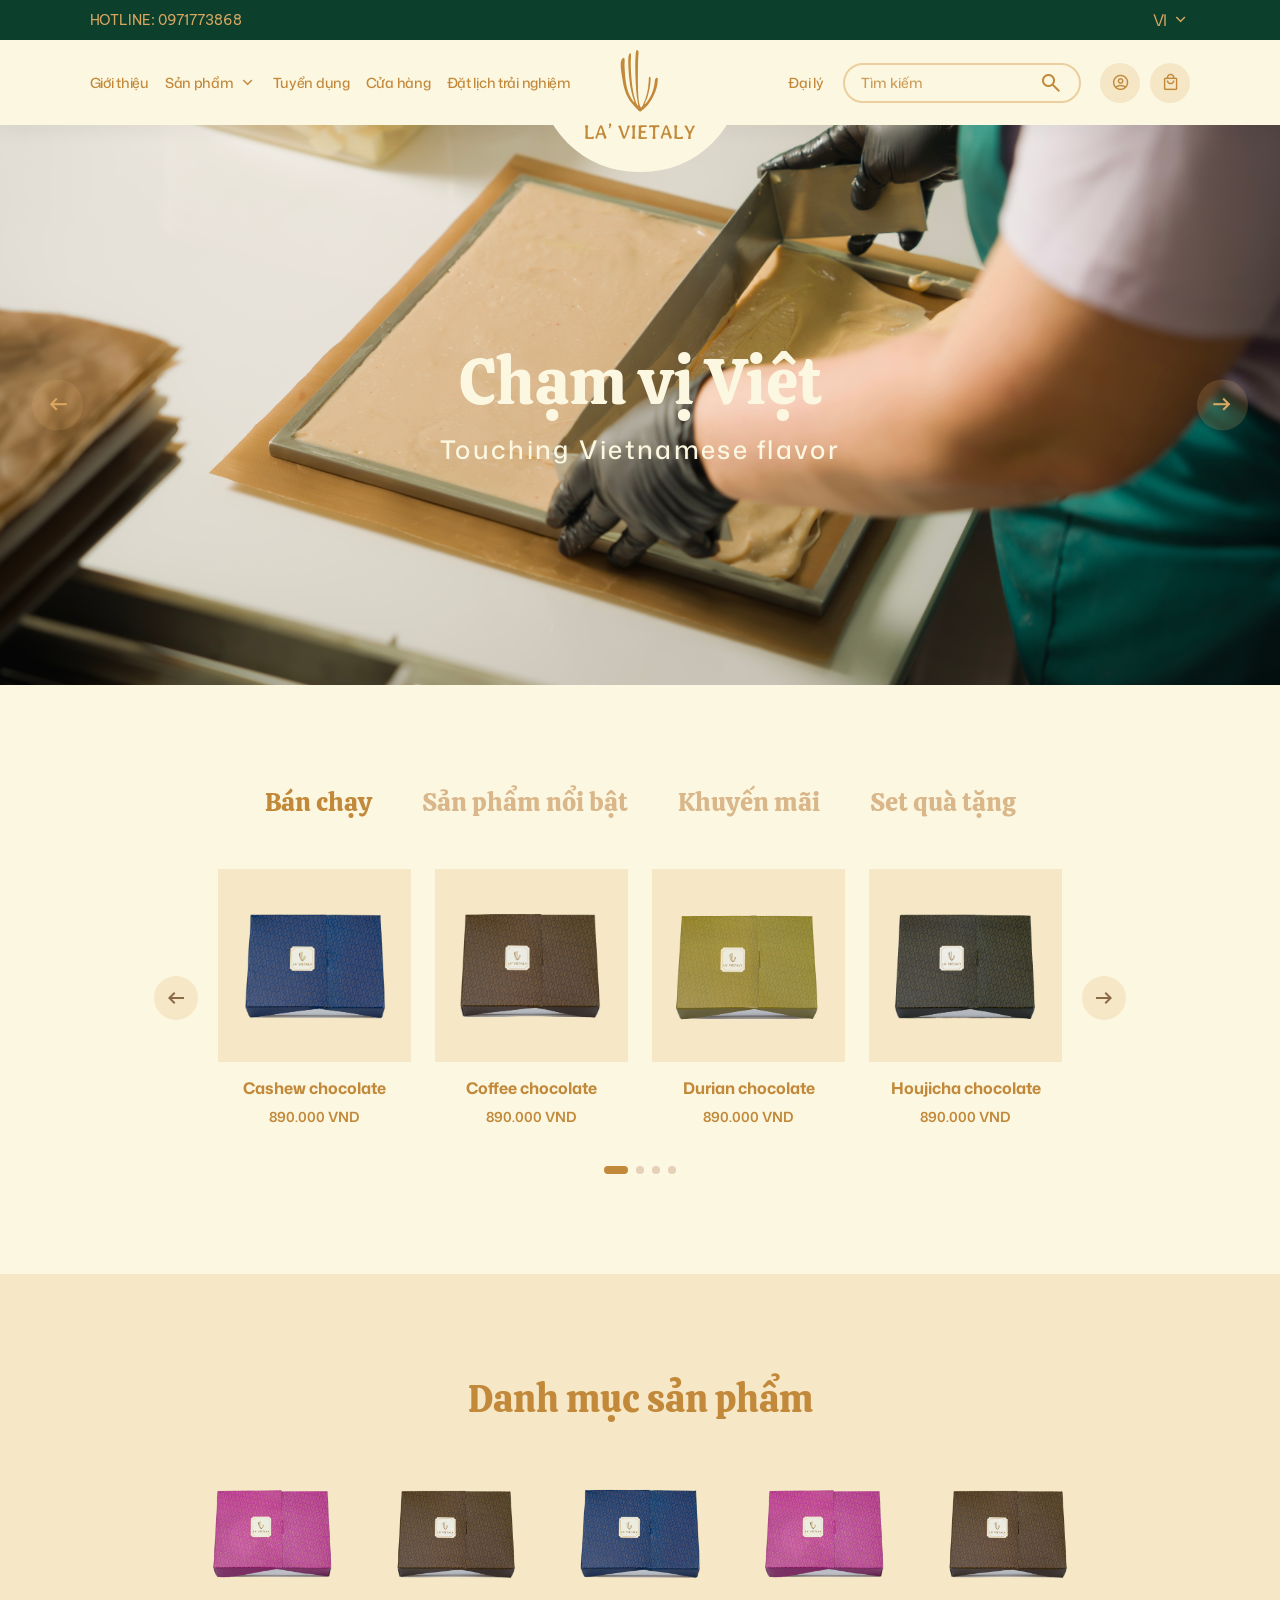
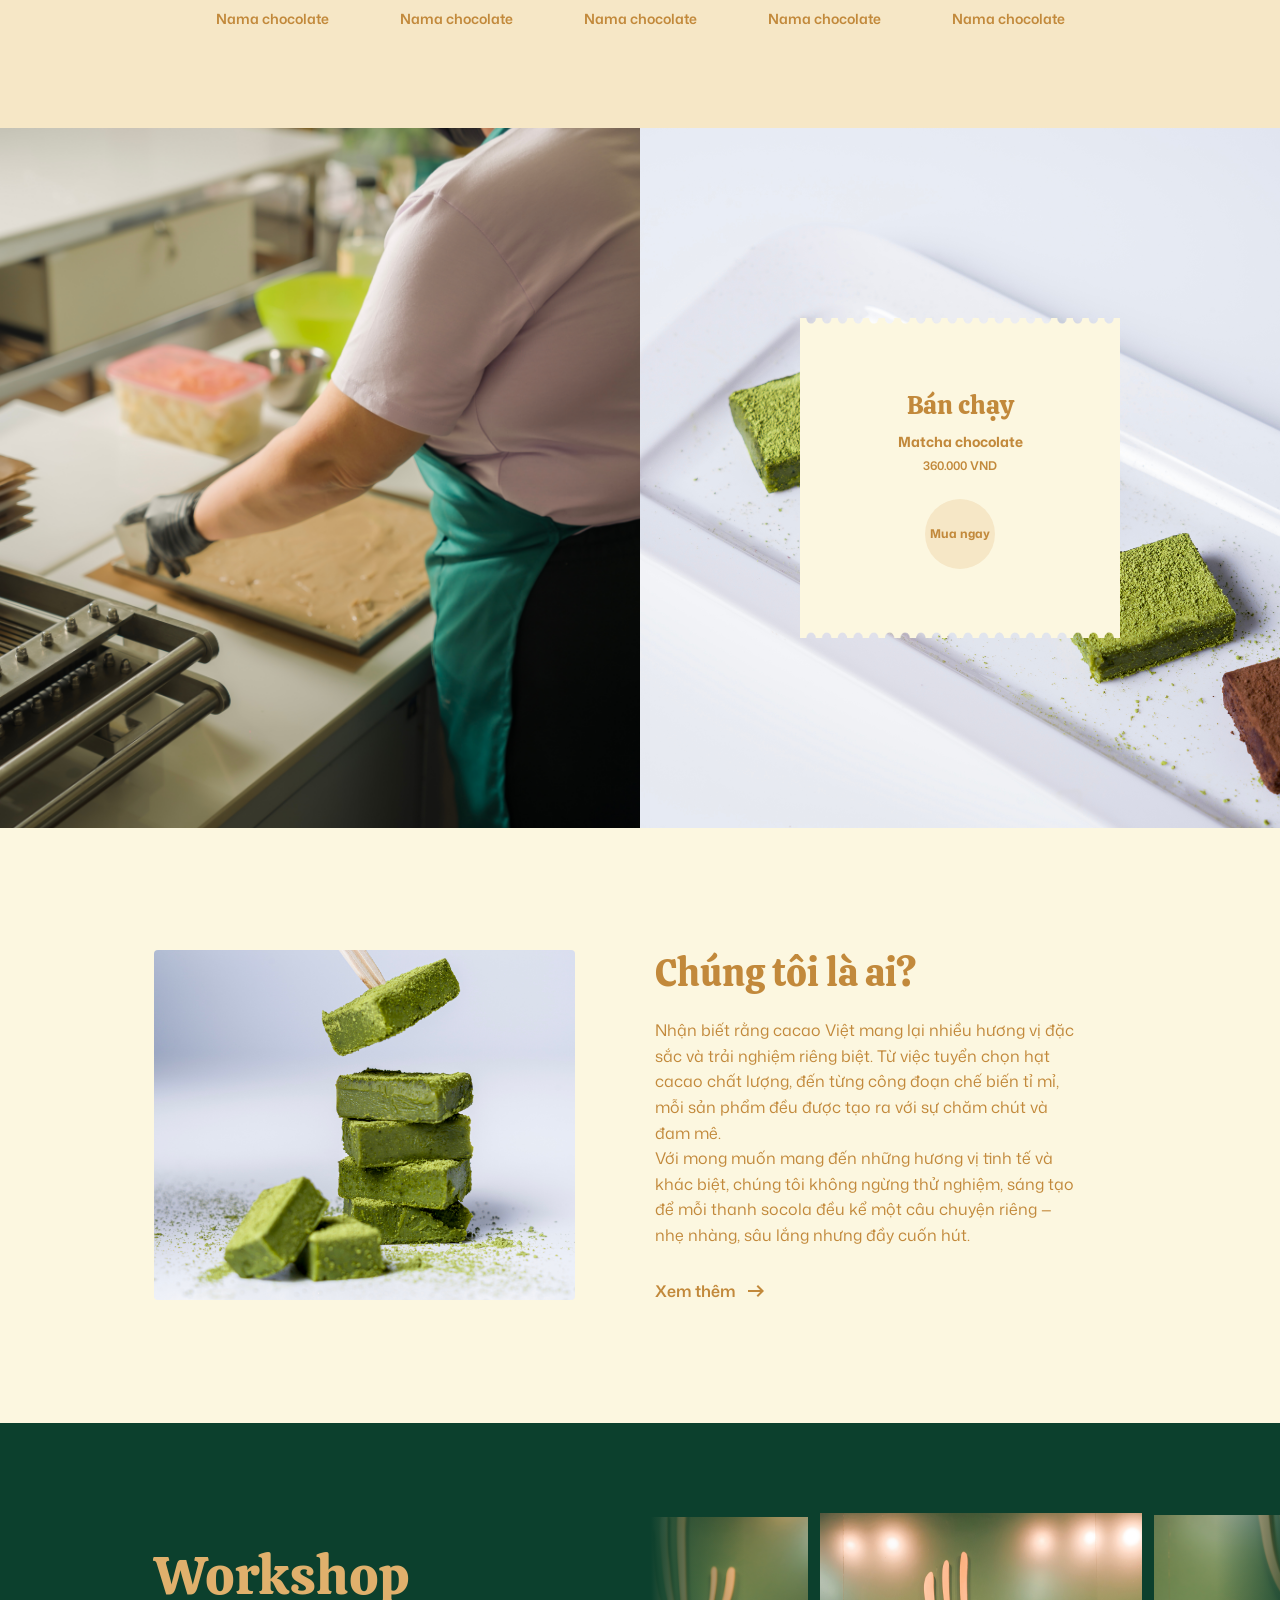
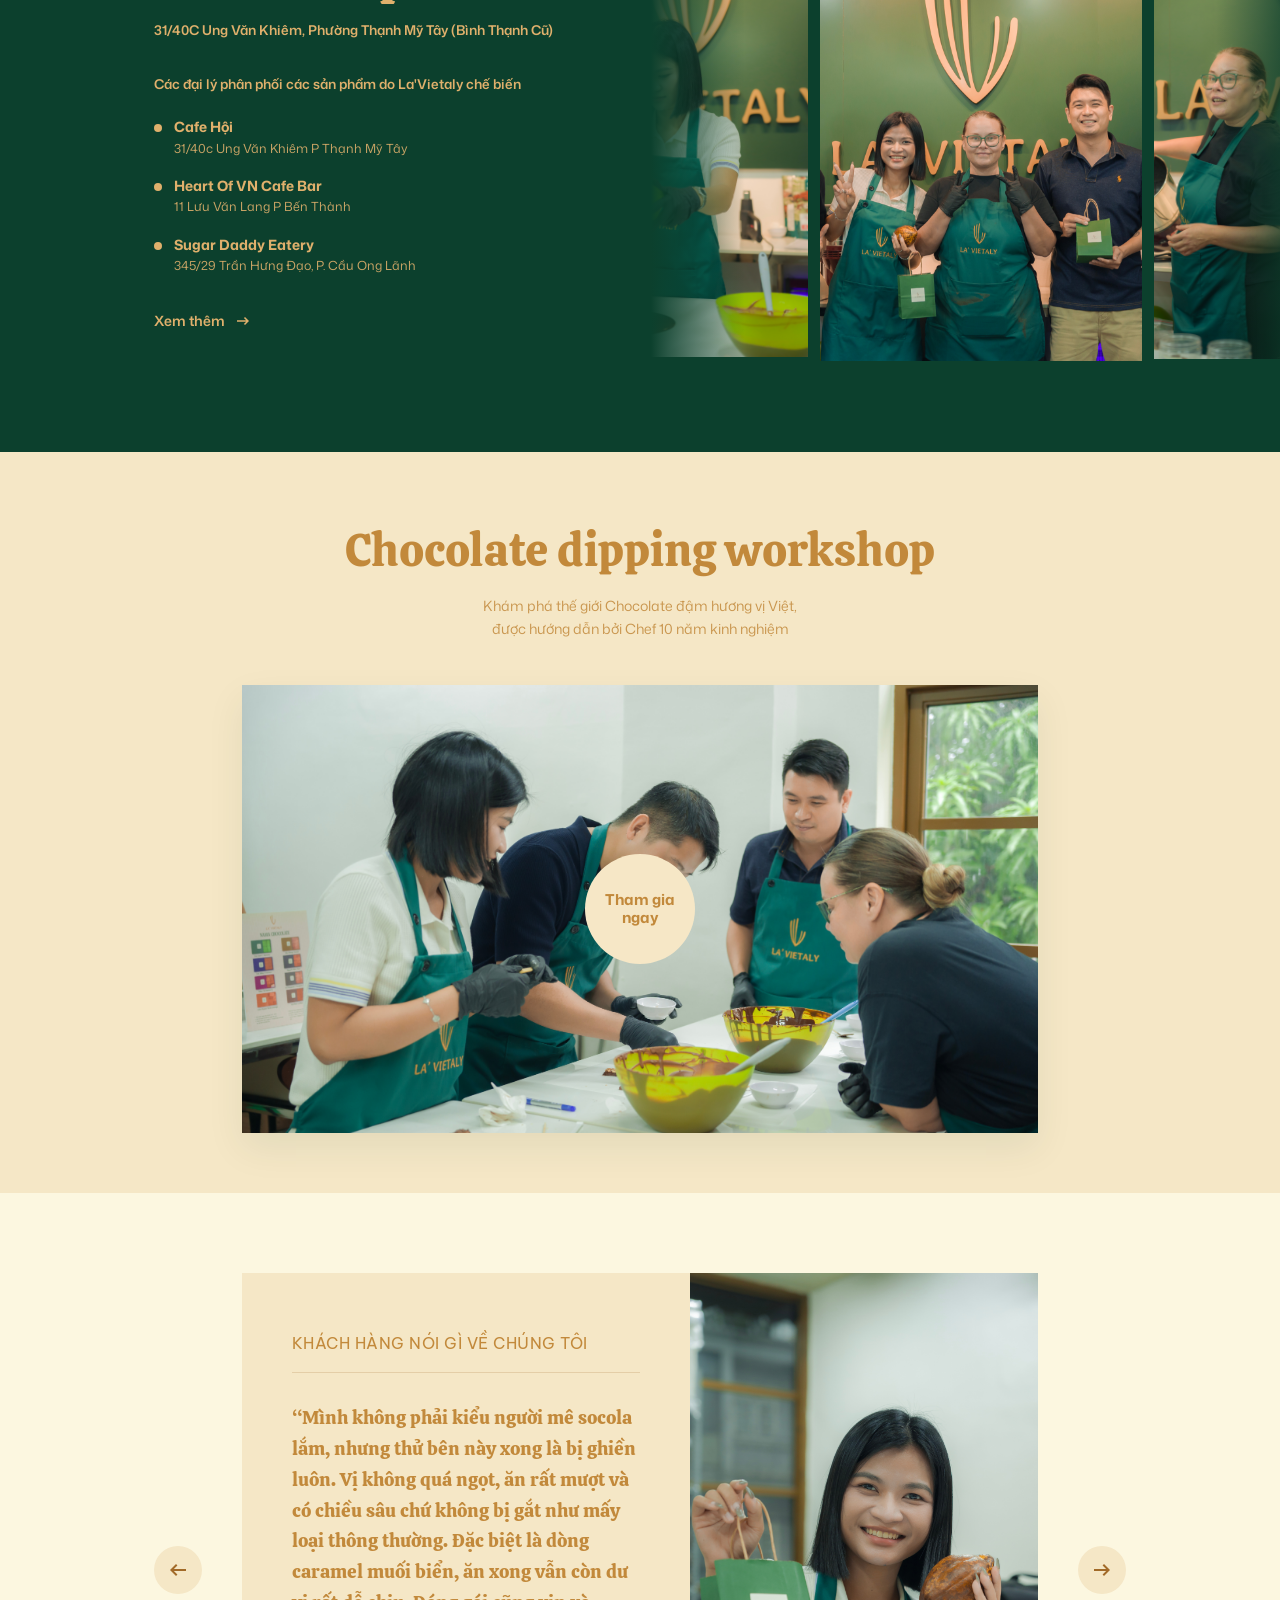
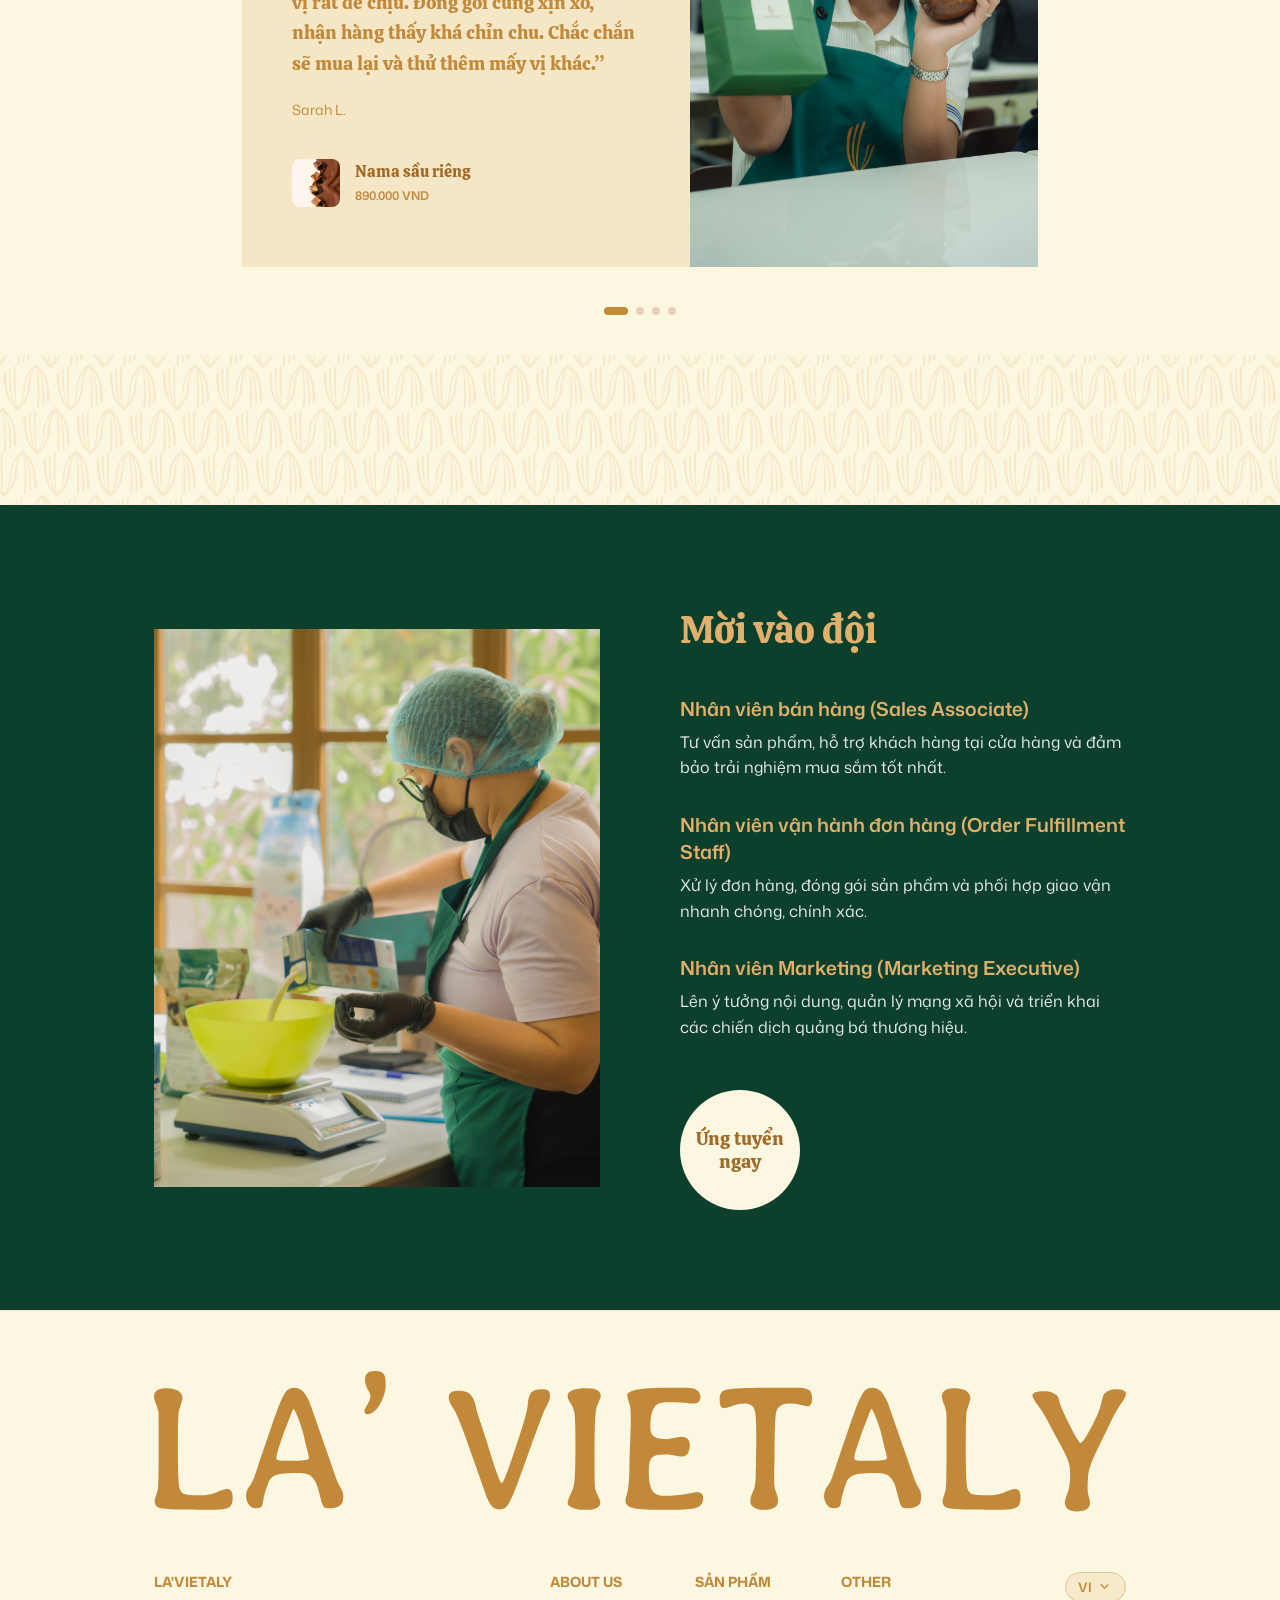
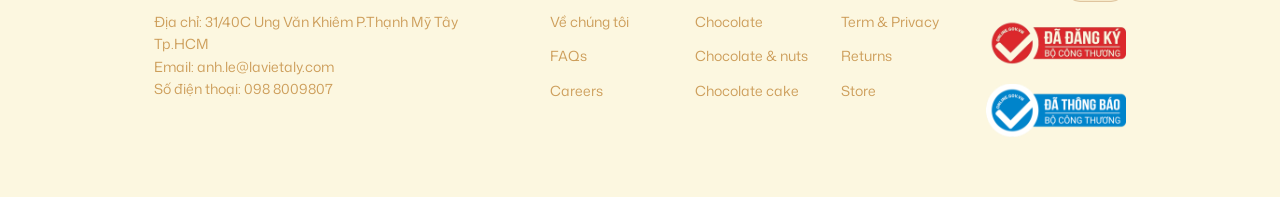
<file: index.html>
<!DOCTYPE html>
<html lang="vi">

<head>
    <meta charset="utf-8">
    <meta name="viewport" content="width=device-width, initial-scale=1">
    <title>Vietaly - Home</title>
    <link rel="icon" href="images/logotab.svg">

    <link rel="preconnect" href="https://fonts.googleapis.com">
    <link rel="preconnect" href="https://fonts.gstatic.com" crossorigin>
    <link
        href="https://fonts.googleapis.com/css2?family=Be+Vietnam+Pro:wght@400;500;600&family=Calistoga&family=Mona+Sans:ital,wght@0,200..900;1,200..900&display=swap"
        rel="stylesheet">
    <link rel="stylesheet"
        href="https://fonts.googleapis.com/css2?family=Material+Symbols+Outlined:opsz,wght,FILL,GRAD@24,400,0,0" />

    <link rel="stylesheet" href="css/app.css">
    <script type="module" src="js/app.js"></script>
    <link rel="stylesheet" href="css/home.css">
</head>

<body>
    <header class="header-wrapper">
        <div class="top-bar">
            <div class="custom-container">
                <div class="hotline">HOTLINE: 0971773868</div>
                <div class="language-selector" id="language-selector">
                    <span class="lang-text" id="current-lang">VI</span>
                    <span class="material-symbols-outlined">keyboard_arrow_down</span>
                    <div class="lang-dropdown">
                        <div class="lang-option" data-value="en">EN</div>
                    </div>
                </div>
            </div>
        </div>

        <div class="main-header">
            <div class="custom-container main-header-container">
                <button id="mobile-menu-toggle" class="mobile-menu-btn">
                    <span class="material-symbols-outlined">menu</span>
                </button>
                <div class="mobile-menu-overlay" id="mobile-menu-overlay"></div>
                <nav class="nav-menu" id="nav-menu">
                    <div class="mobile-menu-close">
                        <button id="mobile-menu-close-btn" class="mobile-menu-btn">
                            <span class="material-symbols-outlined">close</span>
                        </button>
                    </div>
                    <a href="about.html">Giới thiệu</a>
                    <div class="nav-item" data-path="/san-pham">
                        <span style="cursor: pointer;" onclick="window.location.href='products.html'">Sản phẩm</span>
                        <span class="material-symbols-outlined">keyboard_arrow_down</span>
                        <div class="mega-menu">
                            <div class="mega-menu-inner">
                                <div class="mega-categories">
                                    <h3>Danh mục</h3>
                                    <ul>
                                        <li><a href="#" class="cat-link active" data-target="cat-artisan">Socola
                                                thủ công (Artisan)</a></li>
                                        <li><a href="#" class="cat-link" data-target="cat-bars">Socola thanh
                                                (Bars)</a></li>
                                        <li><a href="#" class="cat-link" data-target="cat-truffles">Socola tươi
                                                (Truffles)</a></li>
                                        <li><a href="#" class="cat-link" data-target="cat-dark">Socola đen nguyên
                                                chất</a></li>
                                    </ul>
                                </div>

                                <div class="mega-products">
                                    <div class="mega-products-header">
                                        <h3>Sản phẩm nổi bật</h3>
                                        <a href="#" class="view-all-link">Xem tất cả<span
                                                class="material-symbols-outlined">arrow_right_alt</span></a>
                                    </div>

                                    <div class="mega-product-group active" id="cat-artisan">
                                        <div class="mega-product-card">
                                            <img src="images/cashew.png" alt="Artisan 1">
                                            <h4>Hộp Socola Artisan Nghệ Thuật</h4>
                                            <p class="price">850.000đ</p>
                                        </div>
                                        <div class="mega-product-card">
                                            <img src="images/cashew.png" alt="Artisan 2">
                                            <h4>Viên Socola Bonbon Hảo Hạng</h4>
                                            <p class="price">320.000đ</p>
                                        </div>
                                        <div class="mega-product-card">
                                            <img src="images/cashew.png" alt="Artisan 3">
                                            <h4>Set Quà Tặng Artisan Độc Bản</h4>
                                            <p class="price">1.500.000đ</p>
                                        </div>
                                    </div>

                                    <div class="mega-product-group" id="cat-bars">
                                        <div class="mega-product-card">
                                            <img src="images/cashew.png" alt="Bar 1">
                                            <h4>Thanh Socola Đen 85% Cacao</h4>
                                            <p class="price">190.000đ</p>
                                        </div>
                                        <div class="mega-product-card">
                                            <img src="images/cashew.png" alt="Bar 2">
                                            <h4>Thanh Socola Sữa Trái Cây Hạt Dẻ</h4>
                                            <p class="price">210.000đ</p>
                                        </div>
                                    </div>

                                    <div class="mega-product-group" id="cat-truffles">
                                        <div class="mega-product-card">
                                            <img src="images/cashew.png" alt="Truffle 1">
                                            <h4>Truffle Trà Xanh Matcha</h4>
                                            <p class="price">250.000đ</p>
                                        </div>
                                        <div class="mega-product-card">
                                            <img src="images/cashew.png" alt="Truffle 2">
                                            <h4>Truffle Dâu Tây Sữa</h4>
                                            <p class="price">280.000đ</p>
                                        </div>
                                        <div class="mega-product-card">
                                            <img src="images/cashew.png" alt="Truffle 3">
                                            <h4>Truffle Caramel Muối Biển</h4>
                                            <p class="price">260.000đ</p>
                                        </div>
                                        <div class="mega-product-card">
                                            <img src="images/cashew.png" alt="Truffle 4">
                                            <h4>Truffle Socola Đắng Nguyên Chất</h4>
                                            <p class="price">290.000đ</p>
                                        </div>
                                    </div>
                                </div>
                            </div>
                        </div>
                    </div>
                    <a href="recruitment.html">Tuyển dụng</a>
                    <a href="store.html">Cửa hàng</a>
                    <a href="workshop.html">Đặt lịch trải nghiệm</a>
                    <div class="magic-line"></div>
                </nav>

                <div class="logo-wrapper">
                    <div class="logo-container">
                        <a href="index.html" style="text-decoration: none;">
                            <img src="images/logo.svg" alt="LA' VIETALY Logo">
                        </a>
                    </div>
                </div>

                <div class="header-actions">
                    <a href="store.html" class="agency-link">Đại lý</a>
                    <div class="search-box">
                        <input type="text" placeholder="Tìm kiếm">
                        <span class="material-symbols-outlined">search</span>
                    </div>

                    <div class="icon-actions">
                        <a href="#" class="icon-btn">
                            <span class="material-symbols-outlined">account_circle</span>
                        </a>
                        <a href="cart.html" class="icon-btn">
                            <span class="material-symbols-outlined">local_mall</span>
                        </a>
                    </div>
                </div>
            </div>
        </div>
    </header>

    <main>
        <!-- Hero Banner -->
        <div class="hero-banner">
            <div class="hero-banner-track">
                <div class="hero-slide" style="background-image: url('images/banner.jpg');"></div>
                <div class="hero-slide" style="background-image: url('images/banner2.jpg');"></div>
            </div>

            <button class="banner-btn btn-prev">
                <span class="material-symbols-outlined">arrow_right_alt</span>
            </button>
            <div class="banner-text">
                <h1>Chạm vị Việt</h1>
                <p>Touching Vietnamese flavor</p>
            </div>
            <button class="banner-btn btn-next">
                <span class="material-symbols-outlined">arrow_right_alt</span>
            </button>
        </div>

        <!-- Product Showcase Section -->
        <section class="product-showcase">
            <div class="custom-container showcase-container">
                <div class="showcase-tabs">
                    <button class="tab-btn active">Bán chạy</button>
                    <button class="tab-btn">Sản phẩm nổi bật</button>
                    <button class="tab-btn">Khuyến mãi</button>
                    <button class="tab-btn">Set quà tặng</button>
                </div>

                <div class="showcase-carousel-wrapper">
                    <button class="carousel-nav-btn showcase-prev">
                        <span class="material-symbols-outlined" style="transform: scaleX(-1);">arrow_right_alt</span>
                    </button>

                    <div class="showcase-track-container">
                        <div class="showcase-track">
                            <div class="product-card group">
                                <div class="product-image-wrap">
                                    <img src="images/cashew.png" alt="Cashew chocolate" class="main-img img-default">
                                    <img src="images/cashew2.png" alt="Cashew chocolate mở hộp" class="main-img img-hover">
                                    <div class="product-hover-elements">

                                        <div class="product-actions">
                                            <button class="btn-add">
                                                <span class="material-symbols-outlined">local_mall</span> Thêm
                                            </button>
                                            <button class="btn-detail">Chi tiết</button>
                                        </div>
                                    </div>
                                </div>
                                <div class="product-info">
                                    <h3>Cashew chocolate</h3>
                                    <p class="price">890.000 VND</p>
                                </div>
                            </div>

                            <div class="product-card group">
                                <div class="product-image-wrap">
                                    <img src="images/coffee.png" alt="Coffee chocolate" class="main-img img-default">
                                    <img src="images/coffee2.png" alt="Coffee chocolate mở hộp" class="main-img img-hover">
                                    <div class="product-hover-elements">

                                        <div class="product-actions">
                                            <button class="btn-add">
                                                <span class="material-symbols-outlined">local_mall</span> Thêm
                                            </button>
                                            <button class="btn-detail">Chi tiết</button>
                                        </div>
                                    </div>
                                </div>
                                <div class="product-info">
                                    <h3>Coffee chocolate</h3>
                                    <p class="price">890.000 VND</p>
                                </div>
                            </div>

                            <div class="product-card group">
                                <div class="product-image-wrap">
                                    <img src="images/durian.png" alt="Durian chocolate" class="main-img img-default">
                                    <img src="images/durian2.png" alt="Durian chocolate mở hộp" class="main-img img-hover">
                                    <div class="product-hover-elements">

                                        <div class="product-actions">
                                            <button class="btn-add">
                                                <span class="material-symbols-outlined">local_mall</span> Thêm
                                            </button>
                                            <button class="btn-detail">Chi tiết</button>
                                        </div>
                                    </div>
                                </div>
                                <div class="product-info">
                                    <h3>Durian chocolate</h3>
                                    <p class="price">890.000 VND</p>
                                </div>
                            </div>

                            <div class="product-card group">
                                <div class="product-image-wrap">
                                    <img src="images/houjicha.png" alt="Houjicha chocolate" class="main-img img-default">
                                    <img src="images/houjicha2.png" alt="Houjicha chocolate mở hộp" class="main-img img-hover">
                                    <div class="product-hover-elements">

                                        <div class="product-actions">
                                            <button class="btn-add">
                                                <span class="material-symbols-outlined">local_mall</span> Thêm
                                            </button>
                                            <button class="btn-detail">Chi tiết</button>
                                        </div>
                                    </div>
                                </div>
                                <div class="product-info">
                                    <h3>Houjicha chocolate</h3>
                                    <p class="price">890.000 VND</p>
                                </div>
                            </div>

                            <div class="product-card group">
                                <div class="product-image-wrap">
                                    <img src="images/cashew.png" alt="Cashew chocolate" class="main-img img-default">
                                    <img src="images/cashew2.png" alt="Cashew chocolate mở hộp" class="main-img img-hover">
                                    <div class="product-hover-elements">

                                        <div class="product-actions">
                                            <button class="btn-add">
                                                <span class="material-symbols-outlined">local_mall</span> Thêm
                                            </button>
                                            <button class="btn-detail">Chi tiết</button>
                                        </div>
                                    </div>
                                </div>
                                <div class="product-info">
                                    <h3>Cashew chocolate</h3>
                                    <p class="price">890.000 VND</p>
                                </div>
                            </div>

                            <div class="product-card group">
                                <div class="product-image-wrap">
                                    <img src="images/coffee.png" alt="Coffee chocolate" class="main-img img-default">
                                    <img src="images/coffee2.png" alt="Coffee chocolate mở hộp" class="main-img img-hover">
                                    <div class="product-hover-elements">

                                        <div class="product-actions">
                                            <button class="btn-add">
                                                <span class="material-symbols-outlined">local_mall</span> Thêm
                                            </button>
                                            <button class="btn-detail">Chi tiết</button>
                                        </div>
                                    </div>
                                </div>
                                <div class="product-info">
                                    <h3>Coffee chocolate</h3>
                                    <p class="price">890.000 VND</p>
                                </div>
                            </div>

                            <div class="product-card group">
                                <div class="product-image-wrap">
                                    <img src="images/durian.png" alt="Durian chocolate" class="main-img img-default">
                                    <img src="images/durian2.png" alt="Durian chocolate mở hộp" class="main-img img-hover">
                                    <div class="product-hover-elements">

                                        <div class="product-actions">
                                            <button class="btn-add">
                                                <span class="material-symbols-outlined">local_mall</span> Thêm
                                            </button>
                                            <button class="btn-detail">Chi tiết</button>
                                        </div>
                                    </div>
                                </div>
                                <div class="product-info">
                                    <h3>Durian chocolate</h3>
                                    <p class="price">890.000 VND</p>
                                </div>
                            </div>

                            <div class="product-card group">
                                <div class="product-image-wrap">
                                    <img src="images/houjicha.png" alt="Houjicha chocolate" class="main-img img-default">
                                    <img src="images/houjicha2.png" alt="Houjicha chocolate mở hộp" class="main-img img-hover">
                                    <div class="product-hover-elements">

                                        <div class="product-actions">
                                            <button class="btn-add">
                                                <span class="material-symbols-outlined">local_mall</span> Thêm
                                            </button>
                                            <button class="btn-detail">Chi tiết</button>
                                        </div>
                                    </div>
                                </div>
                                <div class="product-info">
                                    <h3>Houjicha chocolate</h3>
                                    <p class="price">890.000 VND</p>
                                </div>
                            </div>
                        </div>
                    </div>

                    <button class="carousel-nav-btn showcase-next">
                        <span class="material-symbols-outlined">arrow_right_alt</span>
                    </button>
                </div>

                <!-- Pagination -->
                <div class="showcase-pagination">
                    <span class="dot active"></span>
                    <span class="dot"></span>
                    <span class="dot"></span>
                    <span class="dot"></span>
                </div>
            </div>
        </section>

        <!-- Category Section -->
        <section class="category-section">
            <div class="custom-container">
                <h2 class="section-title">Danh mục sản phẩm</h2>
                <div class="category-list">
                    <a href="#" class="category-item">
                        <div class="cat-img-wrap">
                            <img src="images/category1.png" alt="Nama chocolate">
                        </div>
                        <p>Nama chocolate</p>
                    </a>
                    <a href="#" class="category-item">
                        <div class="cat-img-wrap">
                            <img src="images/category2.png" alt="Nama chocolate">
                        </div>
                        <p>Nama chocolate</p>
                    </a>
                    <a href="#" class="category-item">
                        <div class="cat-img-wrap">
                            <img src="images/category3.png" alt="Nama chocolate">
                        </div>
                        <p>Nama chocolate</p>
                    </a>
                    <a href="#" class="category-item">
                        <div class="cat-img-wrap">
                            <img src="images/category1.png" alt="Nama chocolate">
                        </div>
                        <p>Nama chocolate</p>
                    </a>
                    <a href="#" class="category-item">
                        <div class="cat-img-wrap">
                            <img src="images/category2.png" alt="Nama chocolate">
                        </div>
                        <p>Nama chocolate</p>
                    </a>
                </div>
            </div>
        </section>

        <!-- Split Banner Section -->
        <section class="split-banner-section">
            <div class="split-left">
                <img src="images/banner3.jpg" alt="Process">
            </div>
            <div class="split-right">
                <img src="images/banner4.jpg" alt="New Arrivals">

                <div class="new-arrival-card" style="background-image: url('images/card.png');">
                    <h2 class="new-title">Bán chạy</h2>
                    <h3 class="new-product-name">Matcha chocolate</h3>
                    <p class="new-price">360.000 VND</p>
                    <button class="btn-shop-now">Mua ngay</button>
                </div>
            </div>
        </section>

        <!-- Who We Are Section -->
        <section class="who-we-are-section">
            <div class="custom-container who-we-are-container">
                <div class="who-we-are-left">
                    <img src="images/weare.jpg" alt="Chúng tôi là ai">
                </div>
                <div class="who-we-are-right">
                    <h2 class="section-title text-left">Chúng tôi là ai?</h2>

                    <div class="who-text-content">
                        <p>Nhận biết rằng cacao Việt mang lại nhiều hương vị đặc sắc và trải nghiệm riêng biệt. Từ việc
                            tuyển chọn hạt cacao chất lượng, đến từng công đoạn chế biến tỉ mỉ, mỗi sản phẩm đều được
                            tạo ra với sự chăm chút và đam mê. <br>
                            Với mong muốn mang đến những hương vị tinh tế và khác biệt, chúng tôi không ngừng thử
                            nghiệm, sáng tạo để mỗi thanh socola đều kể một câu chuyện riêng — nhẹ nhàng, sâu lắng nhưng
                            đầy cuốn hút.</p>
                    </div>
                    <a href="#" class="view-more-link">Xem thêm <span
                            class="material-symbols-outlined">arrow_right_alt</span></a>
                </div>
            </div>
        </section>

        <!-- Store / Workshop Section -->
        <section class="store-section">
            <div class="custom-container store-container">
                <div class="store-left">
                    <div class="store-content-wrapper">
                        <h2 class="store-title">Workshop</h2>
                        <p class="store-subtitle">31/40C Ung Văn Khiêm, Phường Thạnh Mỹ Tây (Bình Thạnh Cũ)</p>

                        <p class="store-distributor-label">Các đại lý phân phối các sản phẩm do La'Vietaly chế biến</p>

                        <ul class="store-agent-list">
                            <li class="store-agent-item">
                                <span class="agent-dot"></span>
                                <div class="agent-info">
                                    <h4 class="agent-name">Cafe Hội</h4>
                                    <p class="agent-addr">31/40c Ung Văn Khiêm P Thạnh Mỹ Tây</p>
                                </div>
                            </li>
                            <li class="store-agent-item">
                                <span class="agent-dot"></span>
                                <div class="agent-info">
                                    <h4 class="agent-name">Heart Of VN Cafe Bar</h4>
                                    <p class="agent-addr">11 Lưu Văn Lang P Bến Thành</p>
                                </div>
                            </li>
                            <li class="store-agent-item">
                                <span class="agent-dot"></span>
                                <div class="agent-info">
                                    <h4 class="agent-name">Sugar Daddy Eatery</h4>
                                    <p class="agent-addr">345/29 Trần Hưng Đạo, P. Cầu Ong Lãnh</p>
                                </div>
                            </li>
                        </ul>

                        <a href="store.html" class="store-link">Xem thêm <span
                                class="material-symbols-outlined">arrow_right_alt</span></a>
                    </div>
                </div>
                <div class="store-right">
                    <div class="store-images workshop-images">
                        <div class="workshop-img-wrap workshop-left">
                            <img src="images/workshop1.svg" alt="Workshop 1">
                        </div>
                        <div class="workshop-img-wrap workshop-center">
                            <img src="images/workshop2.svg" alt="Workshop 2">
                        </div>
                        <div class="workshop-img-wrap workshop-right">
                            <img src="images/workshop3.svg" alt="Workshop 3">
                        </div>
                    </div>
                </div>
            </div>
        </section>

        <!-- Chocolate Dipping Workshop Banner Section -->
        <section class="workshop-banner-section">
            <div class="custom-container">
                <div class="workshop-banner-header">
                    <h2 class="workshop-banner-title">Chocolate dipping workshop</h2>
                    <p class="workshop-banner-desc">Khám phá thế giới Chocolate đậm hương vị Việt,<br>được hướng dẫn bởi
                        Chef 10 năm kinh nghiệm</p>
                </div>
                <div class="workshop-banner-wrapper">
                    <img src="images/banner6.jpg" alt="Chocolate dipping workshop" class="workshop-banner-img">
                    <a href="workshop.html" class="workshop-banner-btn">
                        <span>Tham gia</span>
                        <span>ngay</span>
                    </a>
                </div>
            </div>
        </section>


        <!-- Review Section -->
        <section class="review-section">
            <div class="custom-container review-container">
                <button class="review-nav-btn review-prev">
                    <span class="material-symbols-outlined">arrow_left_alt</span>
                </button>

                <div class="review-track-container">
                    <div class="review-track">
                        <div class="review-card">
                            <div class="review-card-left">
                                <span class="review-subtitle">KHÁCH HÀNG NÓI GÌ VỀ CHÚNG TÔI</span>
                                <p class="review-quote">“Mình không phải kiểu người mê socola lắm, nhưng thử bên này
                                    xong là bị ghiền luôn. Vị không quá ngọt, ăn rất mượt và có chiều sâu chứ không bị
                                    gắt như mấy loại thông thường. Đặc biệt là dòng caramel muối biển, ăn xong vẫn còn
                                    dư vị
                                    rất dễ chịu. Đóng gói cũng xịn xò, nhận hàng thấy khá chỉn chu. Chắc chắn sẽ mua lại
                                    và
                                    thử thêm mấy vị khác.”</p>
                                <span class="review-author">Sarah L.</span>

                                <div class="review-product">
                                    <img src="images/nama.png" alt="Product" class="review-product-img">
                                    <div class="review-product-info">
                                        <span class="review-product-title">Nama sầu riêng</span>
                                        <span class="review-product-price">890.000 VND</span>
                                    </div>
                                </div>
                            </div>
                            <div class="review-card-right">
                                <img src="images/review.jpg" alt="Review">
                            </div>
                        </div>

                        <div class="review-card">
                            <div class="review-card-left">
                                <span class="review-subtitle">KHÁCH HÀNG NÓI GÌ VỀ CHÚNG TÔI</span>
                                <p class="review-quote">“Socola ở đây thật sự rất khác biệt, mỗi thanh đều mang lại cảm
                                    giác chân thật về nguyên liệu chất lượng cao. Từ cách đóng gói tỉ mỉ đến hương vị
                                    tuyệt
                                    vời, Vietaly thực sự làm mình ấn tượng. Mình sẽ còn ủng hộ dài dài!”</p>
                                <span class="review-author">Tony T.</span>

                                <div class="review-product">
                                    <img src="images/product2.png" alt="Product" class="review-product-img">
                                    <div class="review-product-info">
                                        <span class="review-product-title">Socola Hạt Dẻ Cười 65%</span>
                                        <span class="review-product-price">950.000 VND</span>
                                    </div>
                                </div>
                            </div>
                            <div class="review-card-right">
                                <img src="images/banner2.jpg" alt="Review 2">
                            </div>
                        </div>
                    </div>
                </div>

                <button class="review-nav-btn review-next">
                    <span class="material-symbols-outlined">arrow_right_alt</span>
                </button>
            </div>

            <div class="review-pagination">
                <span class="dot active"></span>
                <span class="dot"></span>
                <span class="dot"></span>
                <span class="dot"></span>
            </div>

            <div class="review-bottom-bg">
                <img src="images/background.svg" alt="Background Pattern">
            </div>
        </section>

        <!-- Team Section -->
        <section class="team-section">
            <div class="custom-container team-container">
                <div class="team-left">
                    <img src="images/team.jpg" alt="Team">
                </div>
                <div class="team-right">
                    <h2 class="team-title">Mời vào đội</h2>
                    <div class="team-positions">
                        <div class="team-position">
                            <h3>Nhân viên bán hàng (Sales Associate)</h3>
                            <p>Tư vấn sản phẩm, hỗ trợ khách hàng tại cửa hàng và đảm bảo trải nghiệm mua sắm tốt nhất.
                            </p>
                        </div>
                        <div class="team-position">
                            <h3>Nhân viên vận hành đơn hàng (Order Fulfillment Staff)</h3>
                            <p>Xử lý đơn hàng, đóng gói sản phẩm và phối hợp giao vận nhanh chóng, chính xác.</p>
                        </div>
                        <div class="team-position">
                            <h3>Nhân viên Marketing (Marketing Executive)</h3>
                            <p>Lên ý tưởng nội dung, quản lý mạng xã hội và triển khai các chiến dịch quảng bá thương
                                hiệu.</p>
                        </div>
                    </div>
                    <a href="apply.html" class="btn-apply-circle">
                        <span>Ứng tuyển<br>ngay</span>
                    </a>
                </div>
            </div>
        </section>

        <!-- Instagram Section -->
        <!-- <section class="instagram-section">
            <div class="custom-container instagram-container">
                <div class="instagram-images">
                    <div class="insta-img-wrap"><img src="images/footer1.jpg" alt="Instagram 1"></div>
                    <div class="insta-img-wrap"><img src="images/banner4.jpg" alt="Instagram 2"></div>
                    <div class="insta-img-wrap"><img src="images/weare.jpg" alt="Instagram 3"></div>
                </div>
                <div class="instagram-text">
                    <h2>Theo Dõi Chúng Tôi<br>Trên Instagram</h2>
                    <a href="#" class="insta-link">@LA'VIETALY <span
                            class="material-symbols-outlined">call_made</span></a>
                </div>
            </div>
        </section> -->

    </main>

    <footer class="footer-section">
        <div class="custom-container">
            <img src="images/logo footer.svg" alt="LA' VIETALY Logo" class="footer-huge-logo">
            <div class="footer-grid">
                <div class="footer-col footer-col-brand">
                    <h3>LA'VIETALY</h3>
                    <p class="footer-contact-info">
                        Địa chỉ: 31/40C Ung Văn Khiêm P.Thạnh Mỹ Tây Tp.HCM<br>
                        Email: anh.le@lavietaly.com<br>
                        Số điện thoại: 098 8009807
                    </p>
                </div>
                <div class="footer-col">
                    <h3>ABOUT US</h3>
                    <ul>
                        <li><a href="about.html">Về chúng tôi</a></li>
                        <li><a href="#">FAQs</a></li>
                        <li><a href="#">Careers</a></li>
                    </ul>
                </div>
                <div class="footer-col">
                    <h3>SẢN PHẨM</h3>
                    <ul>
                        <li><a href="#">Chocolate</a></li>
                        <li><a href="#">Chocolate & nuts</a></li>
                        <li><a href="#">Chocolate cake</a></li>
                    </ul>
                </div>
                <div class="footer-col">
                    <h3>OTHER</h3>
                    <ul>
                        <li><a href="#">Term & Privacy</a></li>
                        <li><a href="#">Returns</a></li>
                        <li><a href="#">Store</a></li>
                    </ul>
                </div>
                <div class="footer-col footer-col-badges">
                    <div class="footer-lang-selector" id="footer-lang-selector">
                        <button type="button" class="footer-lang-btn">
                            <span class="footer-current-lang">VI</span>
                            <span class="material-symbols-outlined">keyboard_arrow_down</span>
                        </button>
                        <div class="footer-lang-dropdown">
                            <div class="footer-lang-option" data-value="vi">VI</div>
                            <div class="footer-lang-option" data-value="en">EN</div>
                        </div>
                    </div>
                    <img src="images/register.svg" alt="Đã đăng ký Bộ Công Thương" class="bct-logo">
                    <img src="images/noti.svg" alt="Đã thông báo Bộ Công Thương" class="bct-logo">
                </div>
            </div>
        </div>
    </footer>

    <script type="module" src="js/home.js"></script>
</body>

</html>
</file>
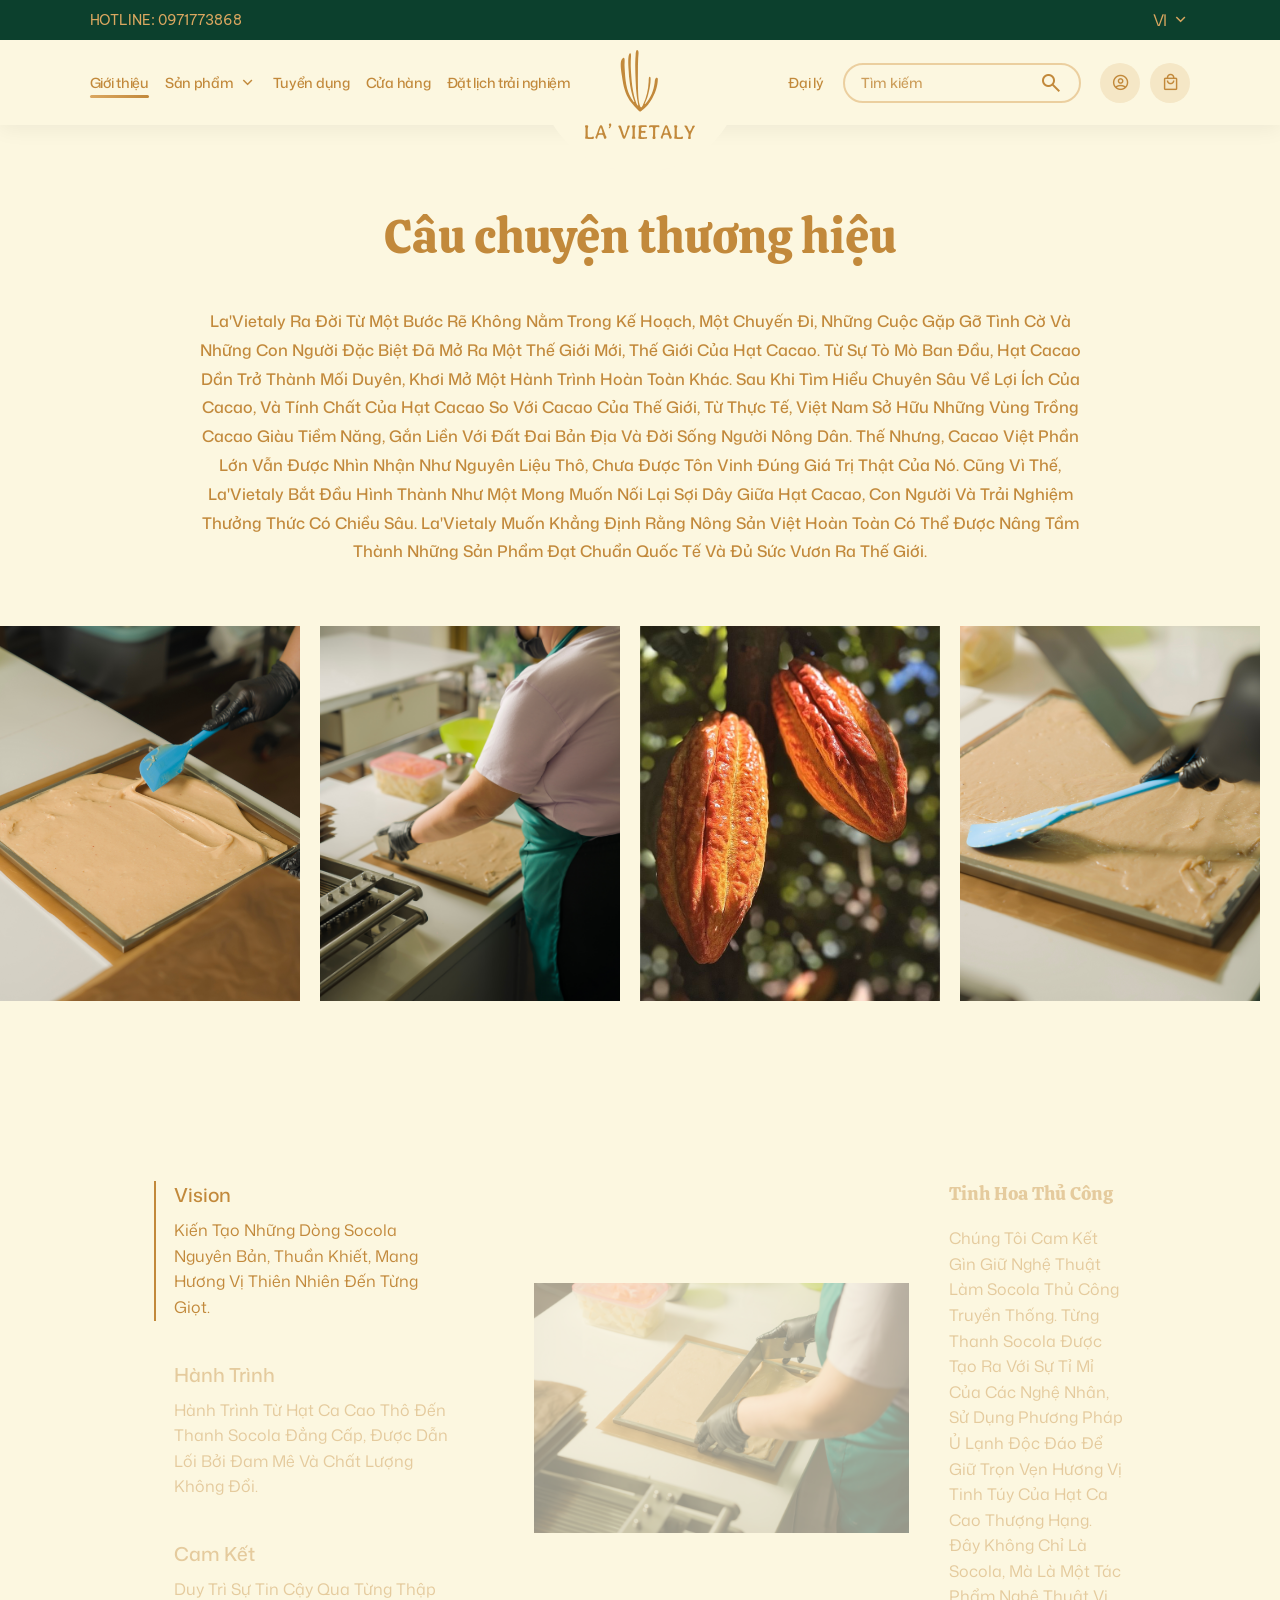
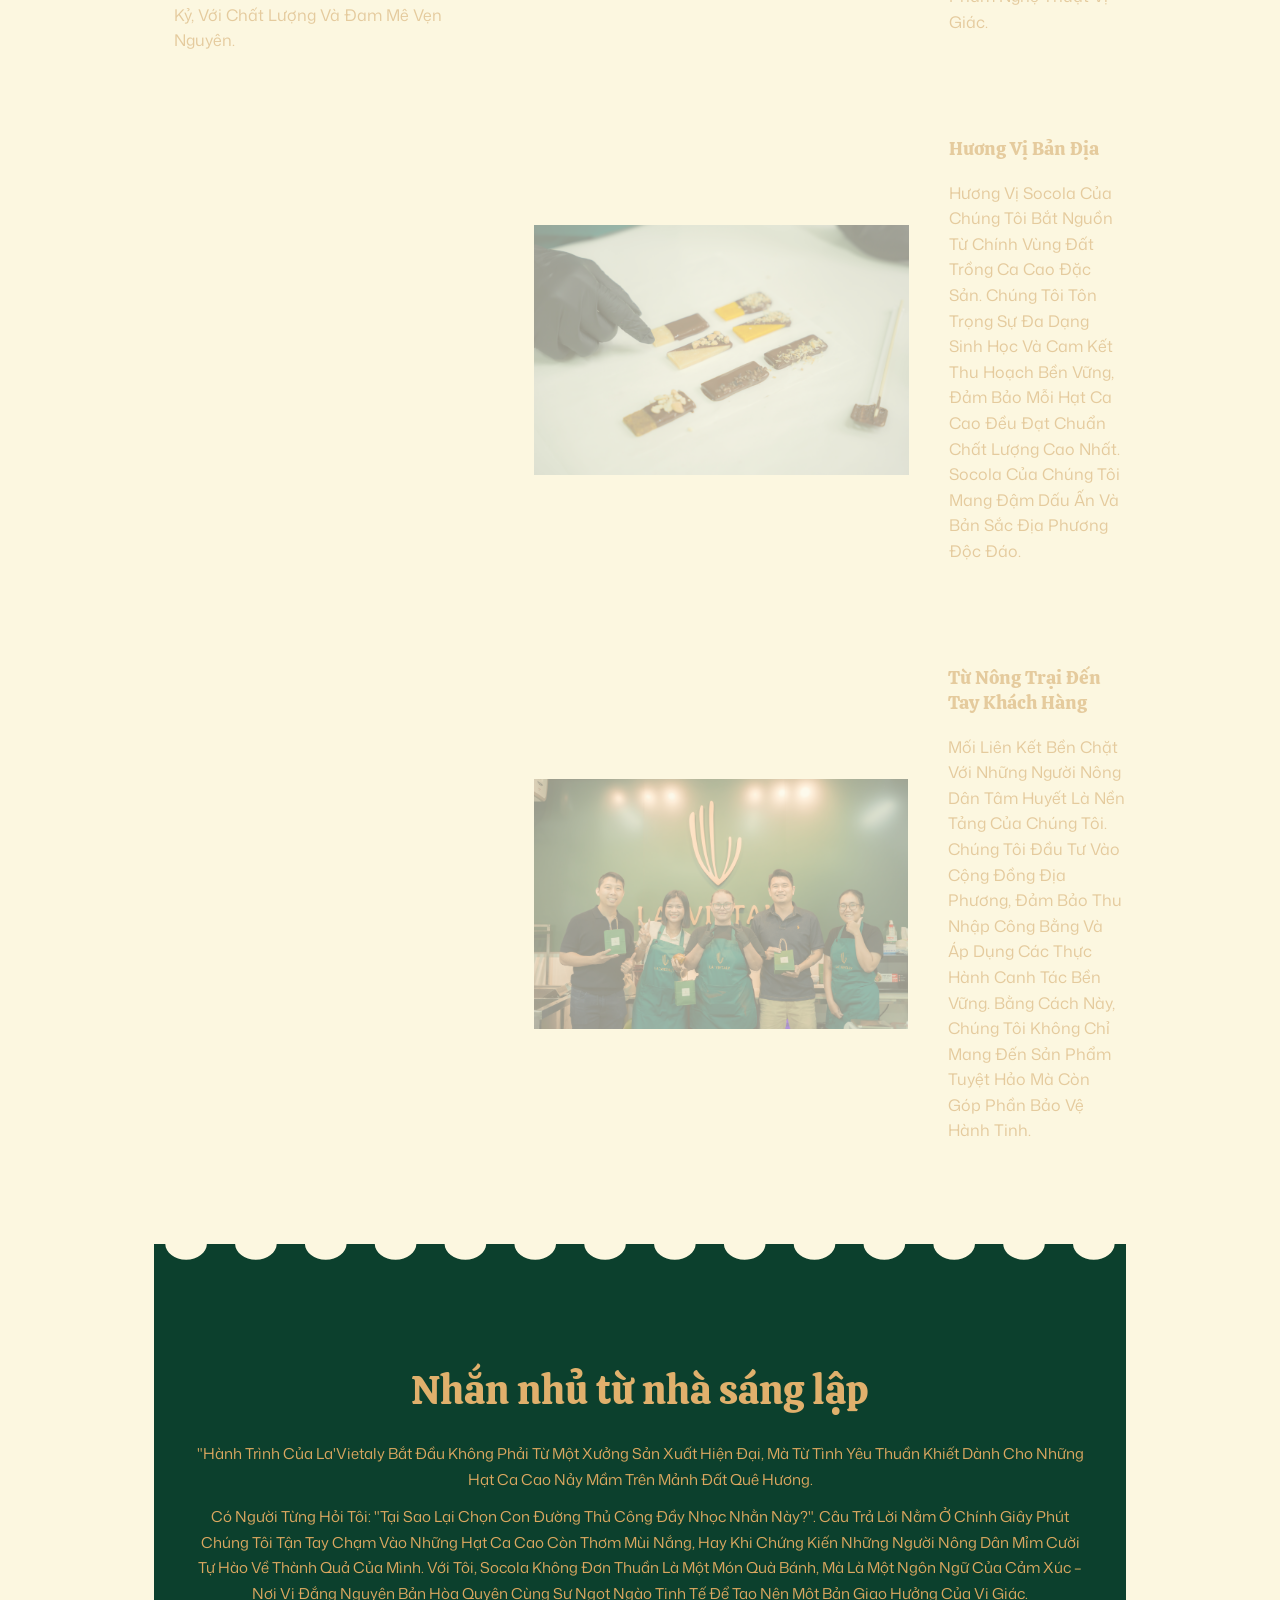
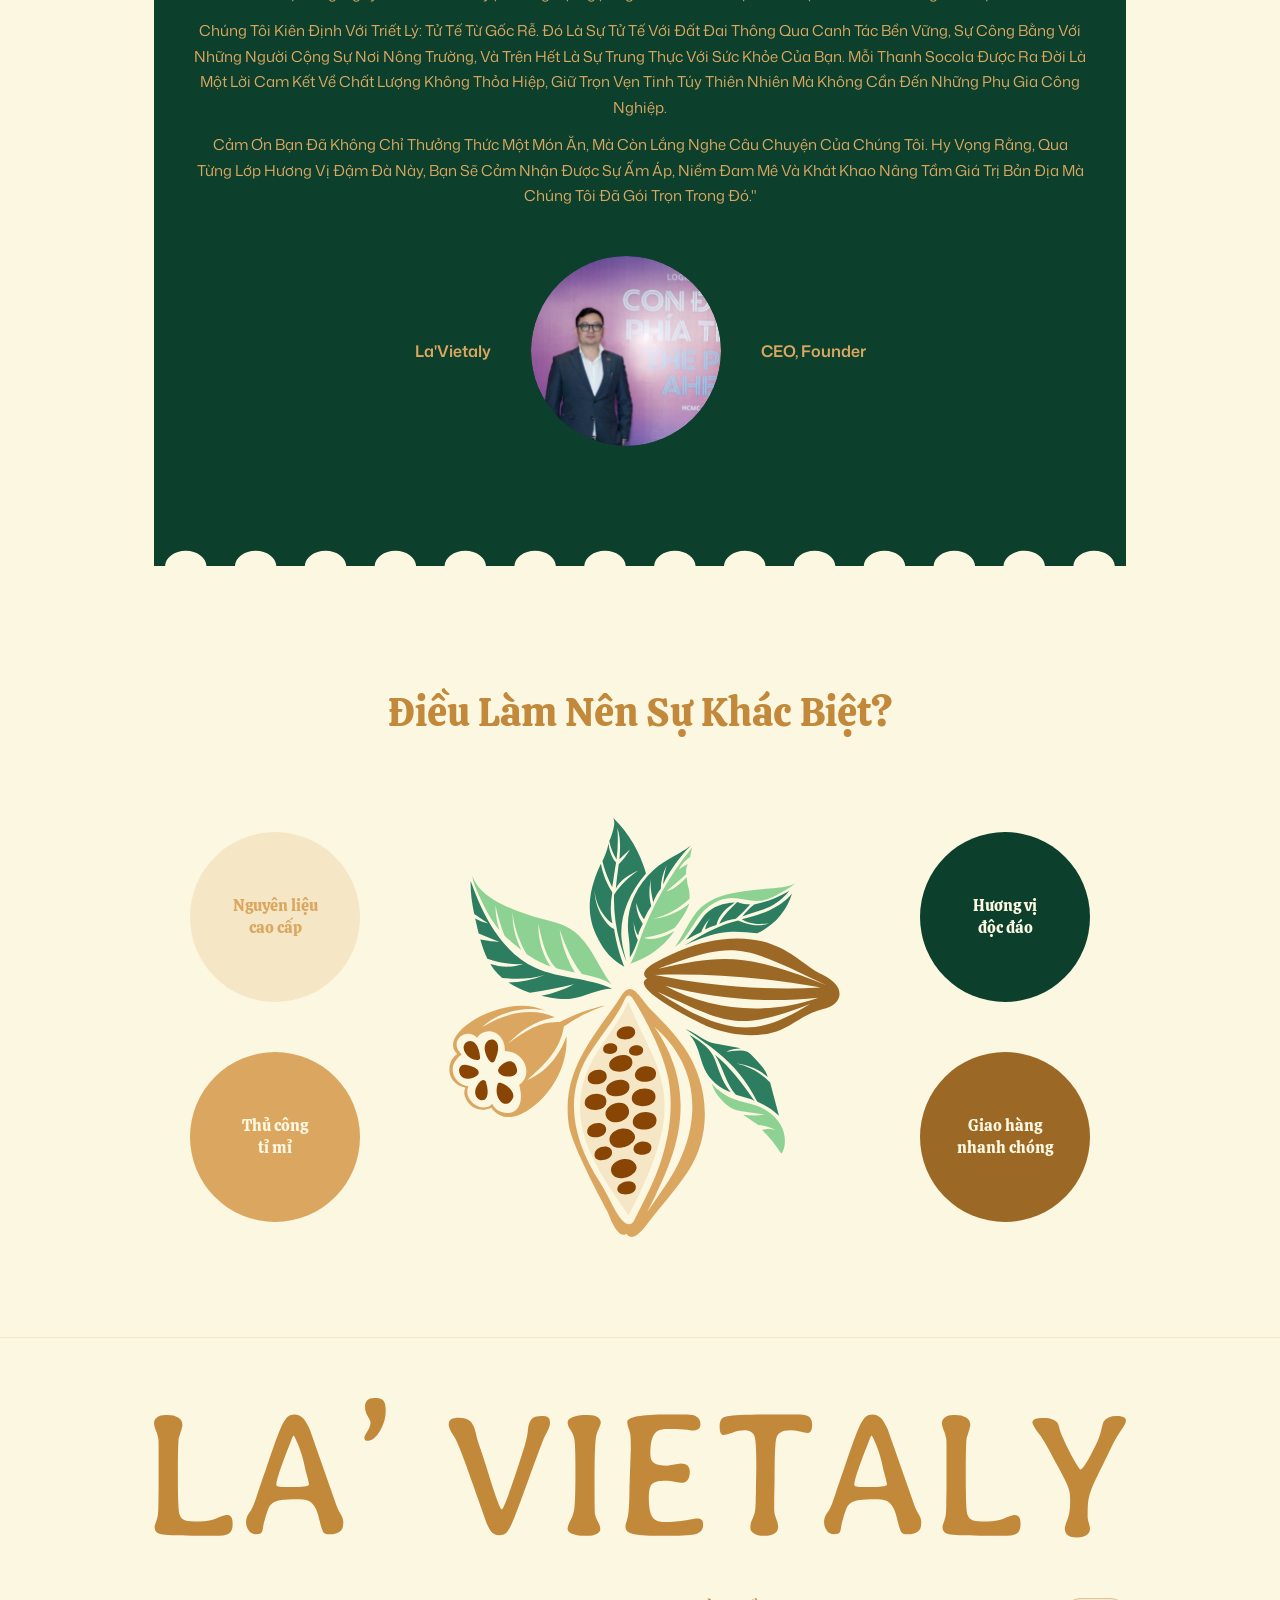
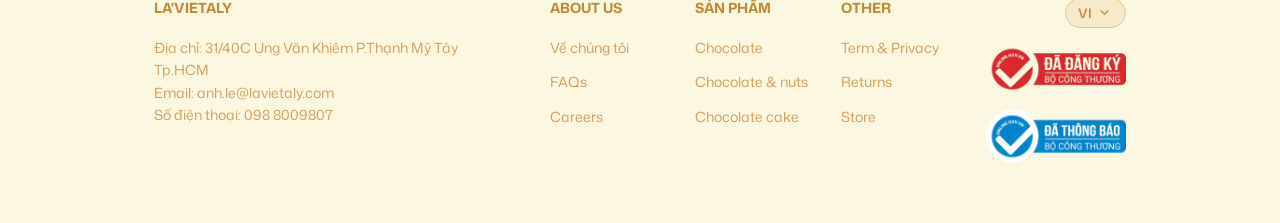
<file: about.html>
<!DOCTYPE html>
<html lang="vi">

<head>
    <meta charset="utf-8">
    <meta name="viewport" content="width=device-width, initial-scale=1">
    <title>Vietaly - Giới thiệu</title>
    <link rel="icon" href="images/logotab.svg">

    <link rel="preconnect" href="https://fonts.googleapis.com">
    <link rel="preconnect" href="https://fonts.gstatic.com" crossorigin>
    <link
        href="https://fonts.googleapis.com/css2?family=Be+Vietnam+Pro:wght@400;500;600&family=Calistoga&family=Mona+Sans:ital,wght@0,200..900;1,200..900&display=swap"
        rel="stylesheet">
    <link rel="stylesheet"
        href="https://fonts.googleapis.com/css2?family=Material+Symbols+Outlined:opsz,wght,FILL,GRAD@24,400,0,0" />

    <link rel="stylesheet" href="css/app.css">
    <script type="module" src="js/app.js"></script>
    <link rel="stylesheet" href="css/about.css">
</head>

<body>
    <header class="header-wrapper">
        <div class="top-bar">
            <div class="custom-container">
                <div class="hotline">HOTLINE: 0971773868</div>
                <div class="language-selector" id="language-selector">
                    <span class="lang-text" id="current-lang">VI</span>
                    <span class="material-symbols-outlined">keyboard_arrow_down</span>
                    <div class="lang-dropdown">
                        <div class="lang-option" data-value="en">EN</div>
                    </div>
                </div>
            </div>
        </div>

        <div class="main-header">
            <div class="custom-container main-header-container">
                <button id="mobile-menu-toggle" class="mobile-menu-btn">
                    <span class="material-symbols-outlined">menu</span>
                </button>
                <div class="mobile-menu-overlay" id="mobile-menu-overlay"></div>
                <nav class="nav-menu" id="nav-menu">
                    <div class="mobile-menu-close">
                        <button id="mobile-menu-close-btn" class="mobile-menu-btn">
                            <span class="material-symbols-outlined">close</span>
                        </button>
                    </div>
                    <a href="about.html">Giới thiệu</a>
                    <div class="nav-item" data-path="/san-pham">
                        <span style="cursor: pointer;" onclick="window.location.href='products.html'">Sản phẩm</span>
                        <span class="material-symbols-outlined">keyboard_arrow_down</span>
                        <div class="mega-menu">
                            <div class="mega-menu-inner">
                                <div class="mega-categories">
                                    <h3>Danh mục</h3>
                                    <ul>
                                        <li><a href="#" class="cat-link active" data-target="cat-artisan">Socola
                                                thủ công (Artisan)</a></li>
                                        <li><a href="#" class="cat-link" data-target="cat-bars">Socola thanh
                                                (Bars)</a></li>
                                        <li><a href="#" class="cat-link" data-target="cat-truffles">Socola tươi
                                                (Truffles)</a></li>
                                        <li><a href="#" class="cat-link" data-target="cat-dark">Socola đen nguyên
                                                chất</a></li>
                                    </ul>
                                </div>

                                <div class="mega-products">
                                    <div class="mega-products-header">
                                        <h3>Sản phẩm nổi bật</h3>
                                        <a href="#" class="view-all-link">Xem tất cả<span
                                                class="material-symbols-outlined">arrow_right_alt</span></a>
                                    </div>

                                    <div class="mega-product-group active" id="cat-artisan">
                                        <div class="mega-product-card">
                                            <img src="images/cashew.png" alt="Artisan 1">
                                            <h4>Hộp Socola Artisan Nghệ Thuật</h4>
                                            <p class="price">850.000đ</p>
                                        </div>
                                        <div class="mega-product-card">
                                            <img src="images/cashew.png" alt="Artisan 2">
                                            <h4>Viên Socola Bonbon Hảo Hạng</h4>
                                            <p class="price">320.000đ</p>
                                        </div>
                                        <div class="mega-product-card">
                                            <img src="images/cashew.png" alt="Artisan 3">
                                            <h4>Set Quà Tặng Artisan Độc Bản</h4>
                                            <p class="price">1.500.000đ</p>
                                        </div>
                                    </div>

                                    <div class="mega-product-group" id="cat-bars">
                                        <div class="mega-product-card">
                                            <img src="images/cashew.png" alt="Bar 1">
                                            <h4>Thanh Socola Đen 85% Cacao</h4>
                                            <p class="price">190.000đ</p>
                                        </div>
                                        <div class="mega-product-card">
                                            <img src="images/cashew.png" alt="Bar 2">
                                            <h4>Thanh Socola Sữa Trái Cây Hạt Dẻ</h4>
                                            <p class="price">210.000đ</p>
                                        </div>
                                    </div>

                                    <div class="mega-product-group" id="cat-truffles">
                                        <div class="mega-product-card">
                                            <img src="images/cashew.png" alt="Truffle 1">
                                            <h4>Truffle Trà Xanh Matcha</h4>
                                            <p class="price">250.000đ</p>
                                        </div>
                                        <div class="mega-product-card">
                                            <img src="images/cashew.png" alt="Truffle 2">
                                            <h4>Truffle Dâu Tây Sữa</h4>
                                            <p class="price">280.000đ</p>
                                        </div>
                                        <div class="mega-product-card">
                                            <img src="images/cashew.png" alt="Truffle 3">
                                            <h4>Truffle Caramel Muối Biển</h4>
                                            <p class="price">260.000đ</p>
                                        </div>
                                        <div class="mega-product-card">
                                            <img src="images/cashew.png" alt="Truffle 4">
                                            <h4>Truffle Socola Đắng Nguyên Chất</h4>
                                            <p class="price">290.000đ</p>
                                        </div>
                                    </div>
                                </div>
                            </div>
                        </div>
                    </div>
                    <a href="recruitment.html">Tuyển dụng</a>
                    <a href="store.html">Cửa hàng</a>
                    <a href="workshop.html">Đặt lịch trải nghiệm</a>
                    <div class="magic-line"></div>
                </nav>

                <div class="logo-wrapper">
                    <div class="logo-container">
                        <a href="index.html" style="text-decoration: none;">
                            <img src="images/logo.svg" alt="LA' VIETALY Logo">
                        </a>
                    </div>
                </div>

                <div class="header-actions">
                    <a href="store.html" class="agency-link">Đại lý</a>
                    <div class="search-box">
                        <input type="text" placeholder="Tìm kiếm">
                        <span class="material-symbols-outlined">search</span>
                    </div>

                    <div class="icon-actions">
                        <a href="#" class="icon-btn">
                            <span class="material-symbols-outlined">account_circle</span>
                        </a>
                        <a href="cart.html" class="icon-btn">
                            <span class="material-symbols-outlined">local_mall</span>
                        </a>
                    </div>
                </div>
            </div>
        </div>
    </header>

    <main>
        <section class="about-section">
            <div class="custom-container about-container">
                <h2 class="about-title">Câu chuyện thương hiệu</h2>
                <p class="about-desc">
                    La'Vietaly Ra Đời Từ Một Bước Rẽ Không Nằm Trong Kế Hoạch, Một Chuyến Đi, Những Cuộc Gặp Gỡ Tình Cờ
                    Và Những
                    Con Người Đặc Biệt Đã Mở Ra Một Thế Giới Mới, Thế Giới Của Hạt Cacao. Từ Sự Tò Mò Ban Đầu, Hạt Cacao
                    Dần Trở
                    Thành Mối Duyên, Khơi Mở Một Hành Trình Hoàn Toàn Khác. Sau Khi Tìm Hiểu Chuyên Sâu Về Lợi Ích Của
                    Cacao, Và
                    Tính Chất Của Hạt Cacao So Với Cacao Của Thế Giới, Từ Thực Tế, Việt Nam Sở Hữu Những Vùng Trồng
                    Cacao Giàu
                    Tiềm Năng, Gắn Liền Với Đất Đai Bản Địa Và Đời Sống Người Nông Dân. Thế Nhưng, Cacao Việt Phần Lớn
                    Vẫn Được
                    Nhìn Nhận Như Nguyên Liệu Thô, Chưa Được Tôn Vinh Đúng Giá Trị Thật Của Nó. Cũng Vì Thế, La'Vietaly
                    Bắt Đầu
                    Hình Thành Như Một Mong Muốn Nối Lại Sợi Dây Giữa Hạt Cacao, Con Người Và Trải Nghiệm Thưởng Thức Có
                    Chiều
                    Sâu. La'Vietaly Muốn Khẳng Định Rằng Nông Sản Việt Hoàn Toàn Có Thể Được Nâng Tầm Thành Những Sản
                    Phẩm Đạt
                    Chuẩn Quốc Tế Và Đủ Sức Vươn Ra Thế Giới.
                </p>
            </div>

            <div class="about-gallery-wrapper">
                <div class="about-gallery-track">
                    <div class="about-img-wrap"><img src="images/intro1.jpg" alt="Intro 1"></div>
                    <div class="about-img-wrap"><img src="images/intro2.jpg" alt="Intro 2"></div>
                    <div class="about-img-wrap"><img src="images/intro3.png" alt="Intro 3"></div>
                    <div class="about-img-wrap"><img src="images/intro4.jpg" alt="Intro 4"></div>
                    <div class="about-img-wrap"><img src="images/weare.jpg" alt="Intro 5"></div>
                    <div class="about-img-wrap"><img src="images/footer1.jpg" alt="Intro 6"></div>
                </div>
                <div class="about-gallery-track">
                    <div class="about-img-wrap"><img src="images/intro1.jpg" alt="Intro 1"></div>
                    <div class="about-img-wrap"><img src="images/intro2.jpg" alt="Intro 2"></div>
                    <div class="about-img-wrap"><img src="images/intro3.png" alt="Intro 3"></div>
                    <div class="about-img-wrap"><img src="images/intro4.jpg" alt="Intro 4"></div>
                    <div class="about-img-wrap"><img src="images/weare.jpg" alt="Intro 5"></div>
                    <div class="about-img-wrap"><img src="images/footer1.jpg" alt="Intro 6"></div>
                </div>
            </div>
        </section>

        <section class="values-section">
            <div class="custom-container values-container">
                <div class="values-sidebar">
                    <div class="values-nav" id="values-nav">
                        <div class="values-nav-item active" data-target="section-vision">
                            <h4>Vision</h4>
                            <p>Kiến Tạo Những Dòng Socola Nguyên Bản, Thuần Khiết, Mang Hương Vị Thiên Nhiên Đến Từng
                                Giọt.</p>
                        </div>
                        <div class="values-nav-item" data-target="section-hanh-trinh">
                            <h4>Hành Trình</h4>
                            <p>Hành Trình Từ Hạt Ca Cao Thô Đến Thanh Socola Đẳng Cấp, Được Dẫn Lối Bởi Đam Mê Và Chất
                                Lượng
                                Không Đổi.</p>
                        </div>
                        <div class="values-nav-item" data-target="section-cam-ket">
                            <h4>Cam Kết</h4>
                            <p>Duy Trì Sự Tin Cậy Qua Từng Thập Kỷ, Với Chất Lượng Và Đam Mê Vẹn Nguyên.</p>
                        </div>
                    </div>
                </div>

                <div class="values-content">
                    <div id="section-vision" class="value-content-item">
                        <img src="images/vision.jpg" alt="Tinh Hoa Thủ Công" class="value-img">
                        <div class="value-text">
                            <h3 class="value-title">Tinh Hoa Thủ Công</h3>
                            <p class="value-desc">Chúng Tôi Cam Kết Gìn Giữ Nghệ Thuật Làm Socola Thủ Công Truyền Thống.
                                Từng
                                Thanh Socola Được Tạo Ra Với Sự Tỉ Mỉ Của Các Nghệ Nhân, Sử Dụng Phương Pháp Ủ Lạnh Độc
                                Đáo Để
                                Giữ Trọn Vẹn Hương Vị Tinh Túy Của Hạt Ca Cao Thượng Hạng. Đây Không Chỉ Là Socola, Mà
                                Là Một
                                Tác Phẩm Nghệ Thuật Vị Giác.</p>
                        </div>
                    </div>
                    <div id="section-hanh-trinh" class="value-content-item">
                        <img src="images/journey.jpg" alt="Hương Vị Bản Địa" class="value-img">
                        <div class="value-text">
                            <h3 class="value-title">Hương Vị Bản Địa</h3>
                            <p class="value-desc">Hương Vị Socola Của Chúng Tôi Bắt Nguồn Từ Chính Vùng Đất Trồng Ca Cao
                                Đặc
                                Sản. Chúng Tôi Tôn Trọng Sự Đa Dạng Sinh Học Và Cam Kết Thu Hoạch Bền Vững, Đảm Bảo Mỗi
                                Hạt Ca
                                Cao Đều Đạt Chuẩn Chất Lượng Cao Nhất. Socola Của Chúng Tôi Mang Đậm Dấu Ấn Và Bản Sắc
                                Địa
                                Phương Độc Đáo.</p>
                        </div>
                    </div>
                    <div id="section-cam-ket" class="value-content-item">
                        <img src="images/commit.jpg" alt="Từ Nông Trại Đến Tay Khách Hàng" class="value-img">
                        <div class="value-text">
                            <h3 class="value-title">Từ Nông Trại Đến Tay Khách Hàng</h3>
                            <p class="value-desc">Mối Liên Kết Bền Chặt Với Những Người Nông Dân Tâm Huyết Là Nền Tảng
                                Của Chúng
                                Tôi. Chúng Tôi Đầu Tư Vào Cộng Đồng Địa Phương, Đảm Bảo Thu Nhập Công Bằng Và Áp Dụng
                                Các Thực
                                Hành Canh Tác Bền Vững. Bằng Cách Này, Chúng Tôi Không Chỉ Mang Đến Sản Phẩm Tuyệt Hảo
                                Mà Còn
                                Góp Phần Bảo Vệ Hành Tinh.</p>
                        </div>
                    </div>
                </div>
            </div>
        </section>

        <!-- Founder Section -->
        <section class="founder-section">
            <div class="custom-container">
                <div class="founder-stamp">
                    <h2 class="founder-title">Nhắn nhủ từ nhà sáng lập</h2>
                    <div class="founder-message">
                        <p>"Hành Trình Của La'Vietaly Bắt Đầu Không Phải Từ Một Xưởng Sản Xuất Hiện Đại, Mà Từ Tình Yêu
                            Thuần
                            Khiết Dành Cho Những Hạt Ca Cao Nảy Mầm Trên Mảnh Đất Quê Hương.</p>
                        <p>Có Người Từng Hỏi Tôi: "Tại Sao Lại Chọn Con Đường Thủ Công Đầy Nhọc Nhằn Này?". Câu Trả Lời
                            Nằm Ở
                            Chính Giây Phút Chúng Tôi Tận Tay Chạm Vào Những Hạt Ca Cao Còn Thơm Mùi Nắng, Hay Khi Chứng
                            Kiến
                            Những Người Nông Dân Mỉm Cười Tự Hào Về Thành Quả Của Mình. Với Tôi, Socola Không Đơn Thuần
                            Là Một
                            Món Quà Bánh, Mà Là Một Ngôn Ngữ Của Cảm Xúc – Nơi Vị Đắng Nguyên Bản Hòa Quyện Cùng Sự Ngọt
                            Ngào
                            Tinh Tế Để Tạo Nên Một Bản Giao Hưởng Của Vị Giác.</p>
                        <p>Chúng Tôi Kiên Định Với Triết Lý: Tử Tế Từ Gốc Rễ. Đó Là Sự Tử Tế Với Đất Đai Thông Qua Canh
                            Tác Bền
                            Vững, Sự Công Bằng Với Những Người Cộng Sự Nơi Nông Trường, Và Trên Hết Là Sự Trung Thực Với
                            Sức
                            Khỏe Của Bạn. Mỗi Thanh Socola Được Ra Đời Là Một Lời Cam Kết Về Chất Lượng Không Thỏa Hiệp,
                            Giữ
                            Trọn Vẹn Tinh Túy Thiên Nhiên Mà Không Cần Đến Những Phụ Gia Công Nghiệp.</p>
                        <p>Cảm Ơn Bạn Đã Không Chỉ Thưởng Thức Một Món Ăn, Mà Còn Lắng Nghe Câu Chuyện Của Chúng Tôi. Hy
                            Vọng
                            Rằng, Qua Từng Lớp Hương Vị Đậm Đà Này, Bạn Sẽ Cảm Nhận Được Sự Ấm Áp, Niềm Đam Mê Và Khát
                            Khao Nâng
                            Tầm Giá Trị Bản Địa Mà Chúng Tôi Đã Gói Trọn Trong Đó."</p>
                    </div>

                    <div class="founder-bottom">
                        <span class="founder-company">La'Vietaly</span>
                        <div class="founder-avatar">
                            <img src="images/ceo.svg" alt="CEO Founder">
                        </div>
                        <span class="founder-role">CEO, Founder</span>
                    </div>
                </div>
            </div>
        </section>

        <!-- Difference Section -->
        <section class="difference-section">
            <div class="custom-container difference-container">
                <h2 class="difference-title">Điều Làm Nên Sự Khác Biệt?</h2>

                <div class="difference-content">
                    <div class="diff-col left-col">
                        <div class="diff-circle circle-1">
                            <span>Nguyên liệu<br>cao cấp</span>
                        </div>
                        <div class="diff-circle circle-2">
                            <span>Thủ công<br>tỉ mỉ</span>
                        </div>
                    </div>

                    <div class="diff-col center-col">
                        <img src="images/cacao.svg" alt="Cacao" class="cacao-img">
                    </div>

                    <div class="diff-col right-col">
                        <div class="diff-circle circle-3">
                            <span>Hương vị<br>độc đáo</span>
                        </div>
                        <div class="diff-circle circle-4">
                            <span>Giao hàng<br>nhanh chóng</span>
                        </div>
                    </div>
                </div>
            </div>
        </section>



    </main>

    <footer class="footer-section">
        <div class="custom-container">
            <img src="images/logo footer.svg" alt="LA' VIETALY Logo" class="footer-huge-logo">
            <div class="footer-grid">
                <div class="footer-col footer-col-brand">
                    <h3>LA'VIETALY</h3>
                    <p class="footer-contact-info">
                        Địa chỉ: 31/40C Ung Văn Khiêm P.Thạnh Mỹ Tây Tp.HCM<br>
                        Email: anh.le@lavietaly.com<br>
                        Số điện thoại: 098 8009807
                    </p>
                </div>
                <div class="footer-col">
                    <h3>ABOUT US</h3>
                    <ul>
                        <li><a href="about.html">Về chúng tôi</a></li>
                        <li><a href="#">FAQs</a></li>
                        <li><a href="#">Careers</a></li>
                    </ul>
                </div>
                <div class="footer-col">
                    <h3>SẢN PHẨM</h3>
                    <ul>
                        <li><a href="#">Chocolate</a></li>
                        <li><a href="#">Chocolate & nuts</a></li>
                        <li><a href="#">Chocolate cake</a></li>
                    </ul>
                </div>
                <div class="footer-col">
                    <h3>OTHER</h3>
                    <ul>
                        <li><a href="#">Term & Privacy</a></li>
                        <li><a href="#">Returns</a></li>
                        <li><a href="#">Store</a></li>
                    </ul>
                </div>
                <div class="footer-col footer-col-badges">
                    <div class="footer-lang-selector" id="footer-lang-selector">
                        <button type="button" class="footer-lang-btn">
                            <span class="footer-current-lang">VI</span>
                            <span class="material-symbols-outlined">keyboard_arrow_down</span>
                        </button>
                        <div class="footer-lang-dropdown">
                            <div class="footer-lang-option" data-value="vi">VI</div>
                            <div class="footer-lang-option" data-value="en">EN</div>
                        </div>
                    </div>
                    <img src="images/register.svg" alt="Đã đăng ký Bộ Công Thương" class="bct-logo">
                    <img src="images/noti.svg" alt="Đã thông báo Bộ Công Thương" class="bct-logo">
                </div>
            </div>
        </div>
    </footer>

    <script type="module" src="js/about.js"></script>
</body>

</html>
</file>
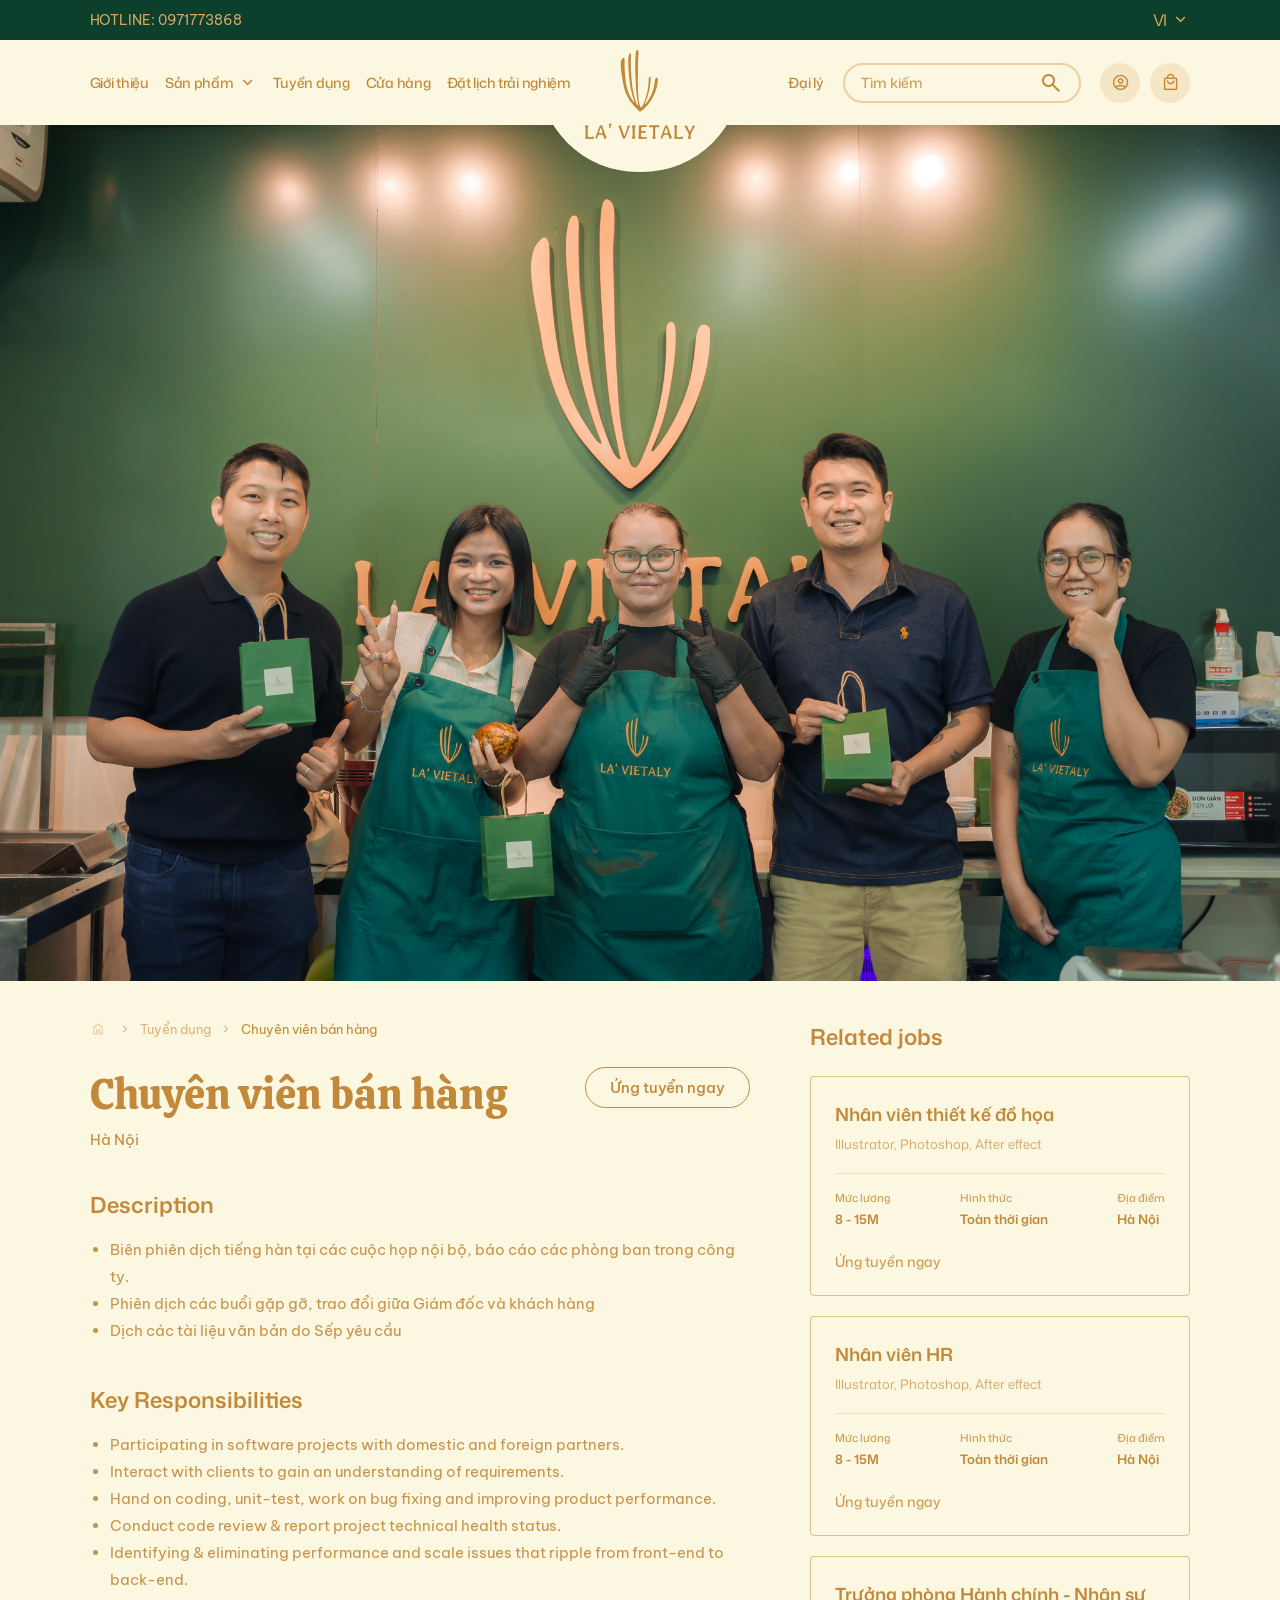
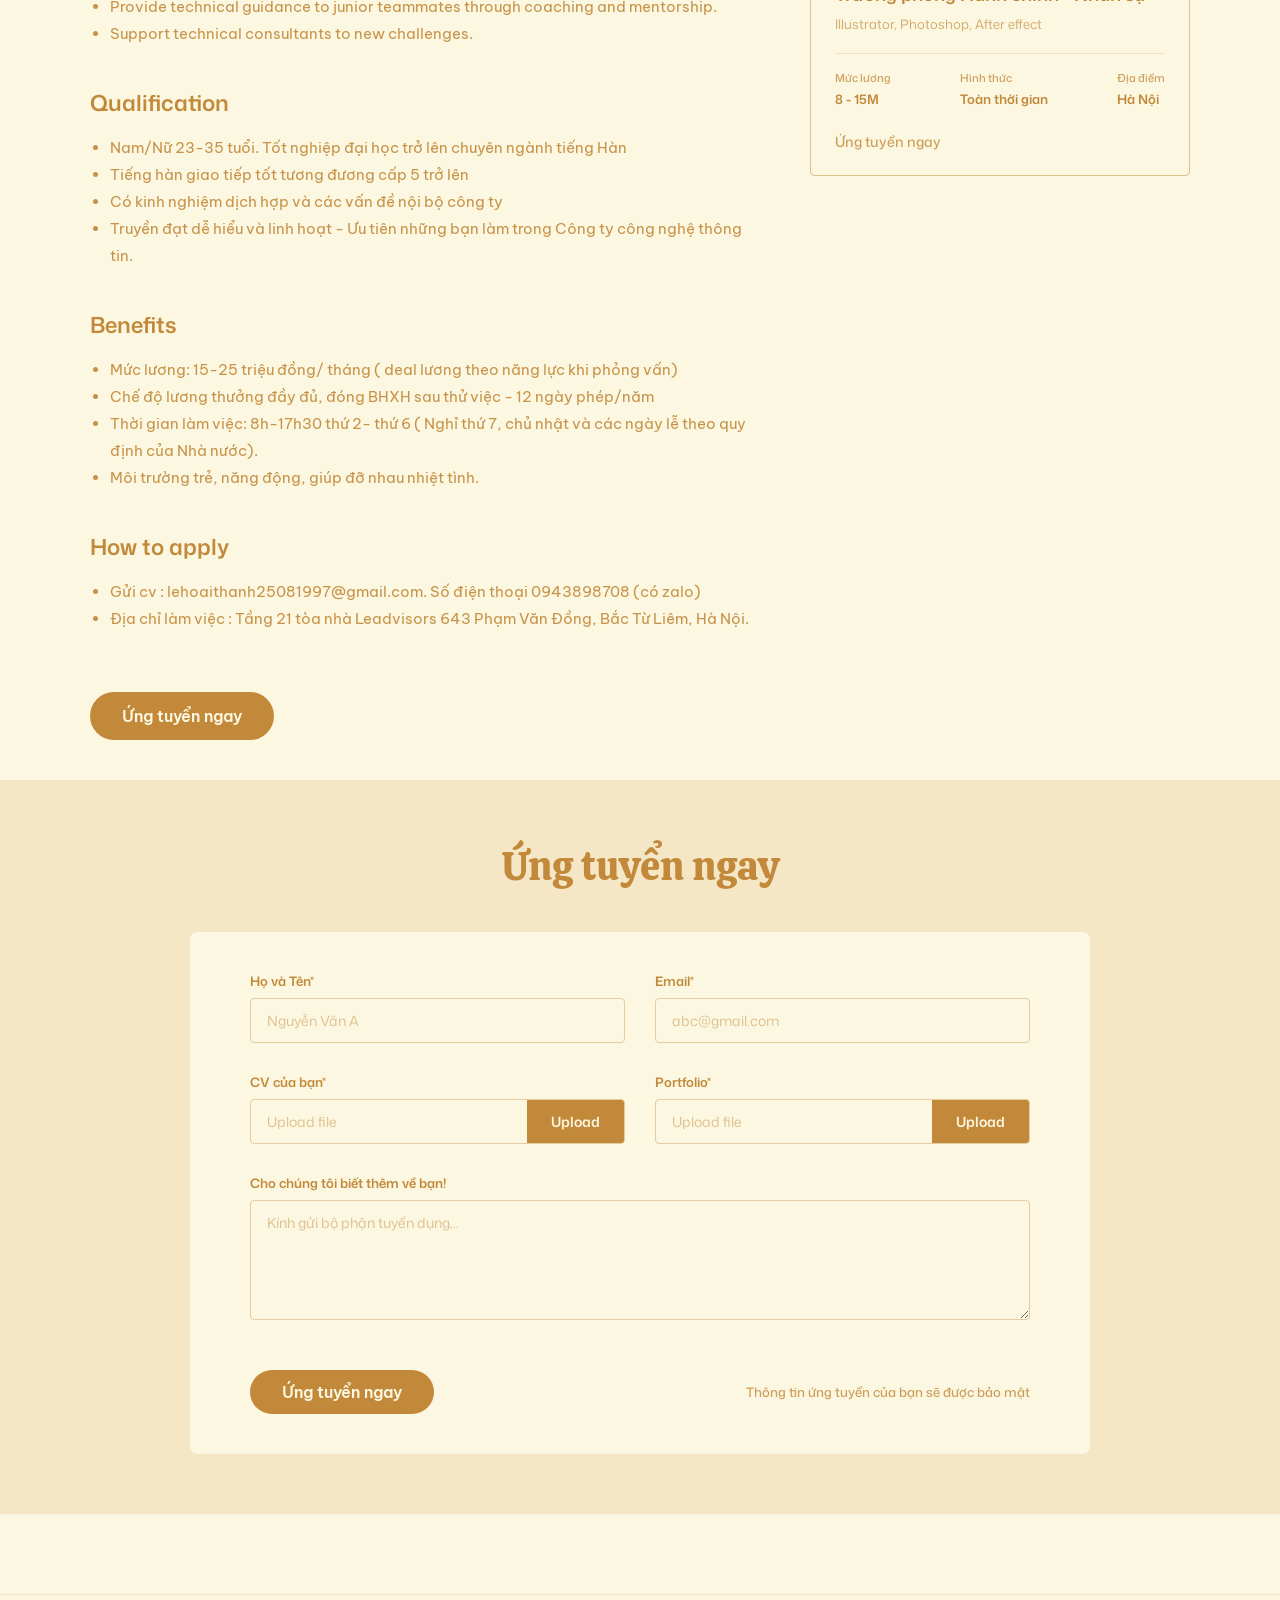
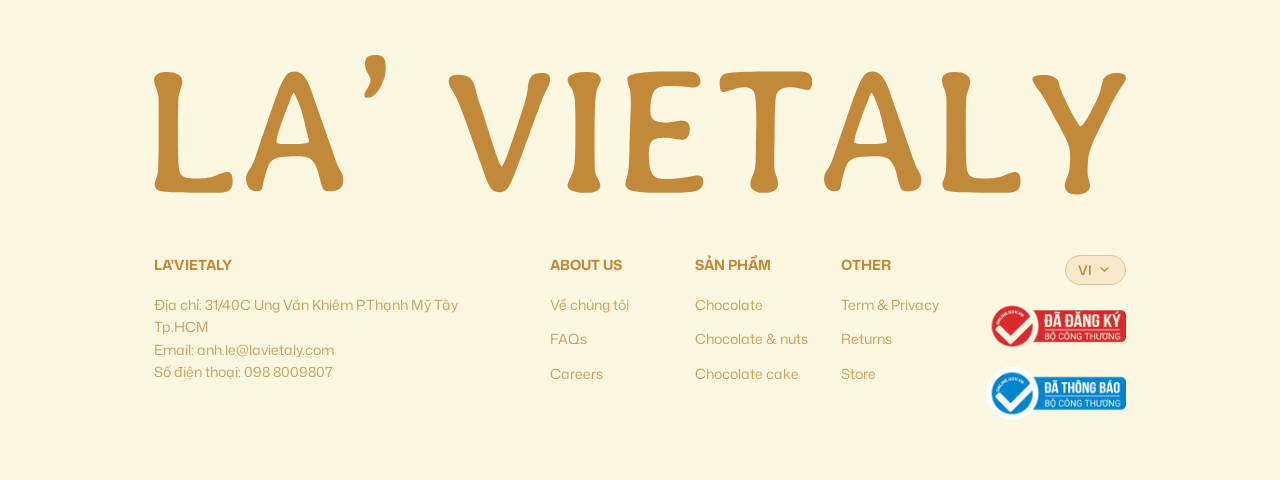
<file: apply.html>
<!DOCTYPE html>
<html lang="vi">

<head>
    <meta charset="utf-8">
    <meta name="viewport" content="width=device-width, initial-scale=1">
    <title>Vietaly - Ứng tuyển</title>
    <link rel="icon" href="images/logotab.svg">

    <link rel="preconnect" href="https://fonts.googleapis.com">
    <link rel="preconnect" href="https://fonts.gstatic.com" crossorigin>
    <link
        href="https://fonts.googleapis.com/css2?family=Be+Vietnam+Pro:wght@400;500;600&family=Calistoga&family=Mona+Sans:ital,wght@0,200..900;1,200..900&display=swap"
        rel="stylesheet">
    <link rel="stylesheet"
        href="https://fonts.googleapis.com/css2?family=Material+Symbols+Outlined:opsz,wght,FILL,GRAD@24,400,0,0" />

    <link rel="stylesheet" href="css/app.css">
    <script type="module" src="js/app.js"></script>
    <link rel="stylesheet" href="css/apply.css">
</head>

<body>
    <header class="header-wrapper">
        <div class="top-bar">
            <div class="custom-container">
                <div class="hotline">HOTLINE: 0971773868</div>
                <div class="language-selector" id="language-selector">
                    <span class="lang-text" id="current-lang">VI</span>
                    <span class="material-symbols-outlined">keyboard_arrow_down</span>
                    <div class="lang-dropdown">
                        <div class="lang-option" data-value="en">EN</div>
                    </div>
                </div>
            </div>
        </div>

        <div class="main-header">
            <div class="custom-container main-header-container">
                <button id="mobile-menu-toggle" class="mobile-menu-btn">
                    <span class="material-symbols-outlined">menu</span>
                </button>
                <div class="mobile-menu-overlay" id="mobile-menu-overlay"></div>
                <nav class="nav-menu" id="nav-menu">
                    <div class="mobile-menu-close">
                        <button id="mobile-menu-close-btn" class="mobile-menu-btn">
                            <span class="material-symbols-outlined">close</span>
                        </button>
                    </div>
                    <a href="about.html">Giới thiệu</a>
                    <div class="nav-item" data-path="/san-pham">
                        <span class="nav-product-link" onclick="window.location.href='products.html'">Sản phẩm</span>
                        <span class="material-symbols-outlined">keyboard_arrow_down</span>
                        <div class="mega-menu">
                            <div class="mega-menu-inner">
                                <div class="mega-categories">
                                    <h3>Danh mục</h3>
                                    <ul>
                                        <li><a href="#" class="cat-link active" data-target="cat-artisan">Socola thủ
                                                công (Artisan)</a></li>
                                        <li><a href="#" class="cat-link" data-target="cat-bars">Socola thanh (Bars)</a>
                                        </li>
                                        <li><a href="#" class="cat-link" data-target="cat-truffles">Socola tươi
                                                (Truffles)</a></li>
                                        <li><a href="#" class="cat-link" data-target="cat-dark">Socola đen nguyên
                                                chất</a></li>
                                    </ul>
                                </div>

                                <div class="mega-products">
                                    <div class="mega-products-header">
                                        <h3>Sản phẩm nổi bật</h3>
                                        <a href="#" class="view-all-link">Xem tất cả<span
                                                class="material-symbols-outlined">arrow_right_alt</span></a>
                                    </div>
                                    <div class="mega-product-group active" id="cat-artisan">
                                        <div class="mega-product-card">
                                            <img src="images/cashew.png" alt="Artisan 1">
                                            <h4>Hộp Socola Artisan Nghệ Thuật</h4>
                                            <p class="price">850.000đ</p>
                                        </div>
                                        <div class="mega-product-card">
                                            <img src="images/cashew.png" alt="Artisan 2">
                                            <h4>Viên Socola Bonbon Hảo Hạng</h4>
                                            <p class="price">320.000đ</p>
                                        </div>
                                    </div>
                                </div>
                            </div>
                        </div>
                    </div>
                    <a href="recruitment.html">Tuyển dụng</a>
                    <a href="store.html">Cửa hàng</a>
                    <a href="workshop.html">Đặt lịch trải nghiệm</a>
                    <div class="magic-line"></div>
                </nav>

                <div class="logo-wrapper">
                    <div class="logo-container">
                        <a href="index.html" class="logo-link">
                            <img src="images/logo.svg" alt="LA' VIETALY Logo">
                        </a>
                    </div>
                </div>

                <div class="header-actions">
                    <a href="store.html" class="agency-link">Đại lý</a>
                    <div class="search-box">
                        <input type="text" placeholder="Tìm kiếm">
                        <span class="material-symbols-outlined">search</span>
                    </div>

                    <div class="icon-actions">
                        <a href="#" class="icon-btn">
                            <span class="material-symbols-outlined">account_circle</span>
                        </a>
                        <a href="cart.html" class="icon-btn">
                            <span class="material-symbols-outlined">local_mall</span>
                        </a>
                    </div>
                </div>
            </div>
        </div>
    </header>

    <main>
        <div class="apply-page">
            <img src="images/banner5.jpg" alt="Vietaly Ứng tuyển" class="apply-banner">
            <div class="job-detail-container">
                <div class="job-detail-left">
                    <div class="breadcrumb">
                        <a href="index.html">
                            <span class="material-symbols-outlined home-icon">home</span>
                        </a>
                        <span class="material-symbols-outlined chevron-icon">chevron_right</span>
                        <a href="recruitment.html">Tuyển dụng</a>
                        <span class="material-symbols-outlined chevron-icon">chevron_right</span>
                        <span class="active-page">Chuyên viên bán hàng</span>
                    </div>

                    <div class="job-header">
                        <div class="job-title-wrapper">
                            <h1>Chuyên viên bán hàng</h1>
                            <div class="job-location">Hà Nội</div>
                        </div>
                        <a href="#" class="btn-apply-outline">Ứng tuyển ngay</a>
                    </div>

                    <div class="job-section">
                        <h2>Description</h2>
                        <ul>
                            <li>Biên phiên dịch tiếng hàn tại các cuộc họp nội bộ, báo cáo các phòng ban trong công ty.
                            </li>
                            <li>Phiên dịch các buổi gặp gỡ, trao đổi giữa Giám đốc và khách hàng</li>
                            <li>Dịch các tài liệu văn bản do Sếp yêu cầu</li>
                        </ul>
                    </div>

                    <div class="job-section">
                        <h2>Key Responsibilities</h2>
                        <ul>
                            <li>Participating in software projects with domestic and foreign partners.</li>
                            <li>Interact with clients to gain an understanding of requirements.</li>
                            <li>Hand on coding, unit-test, work on bug fixing and improving product performance.</li>
                            <li>Conduct code review & report project technical health status.</li>
                            <li>Identifying & eliminating performance and scale issues that ripple from front-end to
                                back-end.</li>
                            <li>Provide technical guidance to junior teammates through coaching and mentorship.</li>
                            <li>Support technical consultants to new challenges.</li>
                        </ul>
                    </div>

                    <div class="job-section">
                        <h2>Qualification</h2>
                        <ul>
                            <li>Nam/Nữ 23-35 tuổi. Tốt nghiệp đại học trở lên chuyên ngành tiếng Hàn</li>
                            <li>Tiếng hàn giao tiếp tốt tương đương cấp 5 trở lên</li>
                            <li>Có kinh nghiệm dịch hợp và các vấn đề nội bộ công ty</li>
                            <li>Truyền đạt dễ hiểu và linh hoạt - Ưu tiên những bạn làm trong Công ty công nghệ thông
                                tin.</li>
                        </ul>
                    </div>

                    <div class="job-section">
                        <h2>Benefits</h2>
                        <ul>
                            <li>Mức lương: 15-25 triệu đồng/ tháng ( deal lương theo năng lực khi phỏng vấn)</li>
                            <li>Chế độ lương thưởng đầy đủ, đóng BHXH sau thử việc - 12 ngày phép/năm</li>
                            <li>Thời gian làm việc: 8h-17h30 thứ 2- thứ 6 ( Nghỉ thứ 7, chủ nhật và các ngày lễ theo quy
                                định của Nhà nước).</li>
                            <li>Môi trường trẻ, năng động, giúp đỡ nhau nhiệt tình.</li>
                        </ul>
                    </div>

                    <div class="job-section">
                        <h2>How to apply</h2>
                        <ul>
                            <li>Gửi cv : lehoaithanh25081997@gmail.com. Số điện thoại 0943898708 (có zalo)</li>
                            <li>Địa chỉ làm việc : Tầng 21 tòa nhà Leadvisors 643 Phạm Văn Đồng, Bắc Từ Liêm, Hà Nội.
                            </li>
                        </ul>
                    </div>

                    <a href="#" class="btn-apply-solid">Ứng tuyển ngay</a>
                </div>

                <div class="job-detail-right">
                    <h2 class="related-jobs-title">Related jobs</h2>

                    <div class="related-job-card">
                        <div class="related-job-title">Nhân viên thiết kế đồ họa</div>
                        <div class="related-job-skills">Illustrator, Photoshop, After effect</div>
                        <div class="related-job-divider"></div>
                        <div class="related-job-details">
                            <div class="related-detail-col">
                                <span class="related-detail-label">Mức lương</span>
                                <span class="related-detail-value">8 - 15M</span>
                            </div>
                            <div class="related-detail-col">
                                <span class="related-detail-label">Hình thức</span>
                                <span class="related-detail-value">Toàn thời gian</span>
                            </div>
                            <div class="related-detail-col">
                                <span class="related-detail-label">Địa điểm</span>
                                <span class="related-detail-value">Hà Nội</span>
                            </div>
                        </div>
                        <a href="#" class="related-job-apply">Ứng tuyển ngay</a>
                    </div>

                    <div class="related-job-card">
                        <div class="related-job-title">Nhân viên HR</div>
                        <div class="related-job-skills">Illustrator, Photoshop, After effect</div>
                        <div class="related-job-divider"></div>
                        <div class="related-job-details">
                            <div class="related-detail-col">
                                <span class="related-detail-label">Mức lương</span>
                                <span class="related-detail-value">8 - 15M</span>
                            </div>
                            <div class="related-detail-col">
                                <span class="related-detail-label">Hình thức</span>
                                <span class="related-detail-value">Toàn thời gian</span>
                            </div>
                            <div class="related-detail-col">
                                <span class="related-detail-label">Địa điểm</span>
                                <span class="related-detail-value">Hà Nội</span>
                            </div>
                        </div>
                        <a href="#" class="related-job-apply">Ứng tuyển ngay</a>
                    </div>

                    <div class="related-job-card">
                        <div class="related-job-title">Trưởng phòng Hành chính - Nhân sự</div>
                        <div class="related-job-skills">Illustrator, Photoshop, After effect</div>
                        <div class="related-job-divider"></div>
                        <div class="related-job-details">
                            <div class="related-detail-col">
                                <span class="related-detail-label">Mức lương</span>
                                <span class="related-detail-value">8 - 15M</span>
                            </div>
                            <div class="related-detail-col">
                                <span class="related-detail-label">Hình thức</span>
                                <span class="related-detail-value">Toàn thời gian</span>
                            </div>
                            <div class="related-detail-col">
                                <span class="related-detail-label">Địa điểm</span>
                                <span class="related-detail-value">Hà Nội</span>
                            </div>
                        </div>
                        <a href="#" class="related-job-apply">Ứng tuyển ngay</a>
                    </div>
                </div>
            </div>

            <div class="apply-form-section">
                <h2 class="apply-form-title">Ứng tuyển ngay</h2>
                <div class="apply-form-container">
                    <form class="apply-job-form">
                        <div class="form-row">
                            <div class="form-group">
                                <label>Họ và Tên*</label>
                                <input type="text" placeholder="Nguyễn Văn A" required>
                            </div>
                            <div class="form-group">
                                <label>Email*</label>
                                <input type="email" placeholder="abc@gmail.com" required>
                            </div>
                        </div>
                        <div class="form-row">
                            <div class="form-group">
                                <label>CV của bạn*</label>
                                <div class="upload-field">
                                    <input type="text" placeholder="Upload file" readonly>
                                    <button type="button" class="btn-upload">Upload</button>
                                    <input type="file" class="hidden-file-input" required>
                                </div>
                            </div>
                            <div class="form-group">
                                <label>Portfolio*</label>
                                <div class="upload-field">
                                    <input type="text" placeholder="Upload file" readonly>
                                    <button type="button" class="btn-upload">Upload</button>
                                    <input type="file" class="hidden-file-input">
                                </div>
                            </div>
                        </div>
                        <div class="form-group full-width">
                            <label>Cho chúng tôi biết thêm về bạn!</label>
                            <textarea placeholder="Kính gửi bộ phận tuyển dụng..."></textarea>
                        </div>
                        <div class="form-footer">
                            <button type="submit" class="btn-apply-submit">Ứng tuyển ngay</button>
                            <span class="security-note">Thông tin ứng tuyển của bạn sẽ được bảo mật</span>
                        </div>
                    </form>
                </div>
            </div>
        </div>
    </main>

    <footer class="footer-section">
        <div class="custom-container">
            <img src="images/logo footer.svg" alt="LA' VIETALY Logo" class="footer-huge-logo">
            <div class="footer-grid">
                <div class="footer-col footer-col-brand">
                    <h3>LA'VIETALY</h3>
                    <p class="footer-contact-info">
                        Địa chỉ: 31/40C Ung Văn Khiêm P.Thạnh Mỹ Tây Tp.HCM<br>
                        Email: anh.le@lavietaly.com<br>
                        Số điện thoại: 098 8009807
                    </p>
                </div>
                <div class="footer-col">
                    <h3>ABOUT US</h3>
                    <ul>
                        <li><a href="about.html">Về chúng tôi</a></li>
                        <li><a href="#">FAQs</a></li>
                        <li><a href="#">Careers</a></li>
                    </ul>
                </div>
                <div class="footer-col">
                    <h3>SẢN PHẨM</h3>
                    <ul>
                        <li><a href="#">Chocolate</a></li>
                        <li><a href="#">Chocolate & nuts</a></li>
                        <li><a href="#">Chocolate cake</a></li>
                    </ul>
                </div>
                <div class="footer-col">
                    <h3>OTHER</h3>
                    <ul>
                        <li><a href="#">Term & Privacy</a></li>
                        <li><a href="#">Returns</a></li>
                        <li><a href="#">Store</a></li>
                    </ul>
                </div>
                <div class="footer-col footer-col-badges">
                    <div class="footer-lang-selector" id="footer-lang-selector">
                        <button type="button" class="footer-lang-btn">
                            <span class="footer-current-lang">VI</span>
                            <span class="material-symbols-outlined">keyboard_arrow_down</span>
                        </button>
                        <div class="footer-lang-dropdown">
                            <div class="footer-lang-option" data-value="vi">VI</div>
                            <div class="footer-lang-option" data-value="en">EN</div>
                        </div>
                    </div>
                    <img src="images/register.svg" alt="Đã đăng ký Bộ Công Thương" class="bct-logo">
                    <img src="images/noti.svg" alt="Đã thông báo Bộ Công Thương" class="bct-logo">
                </div>
            </div>
        </div>
    </footer>
</body>

</html>
</file>
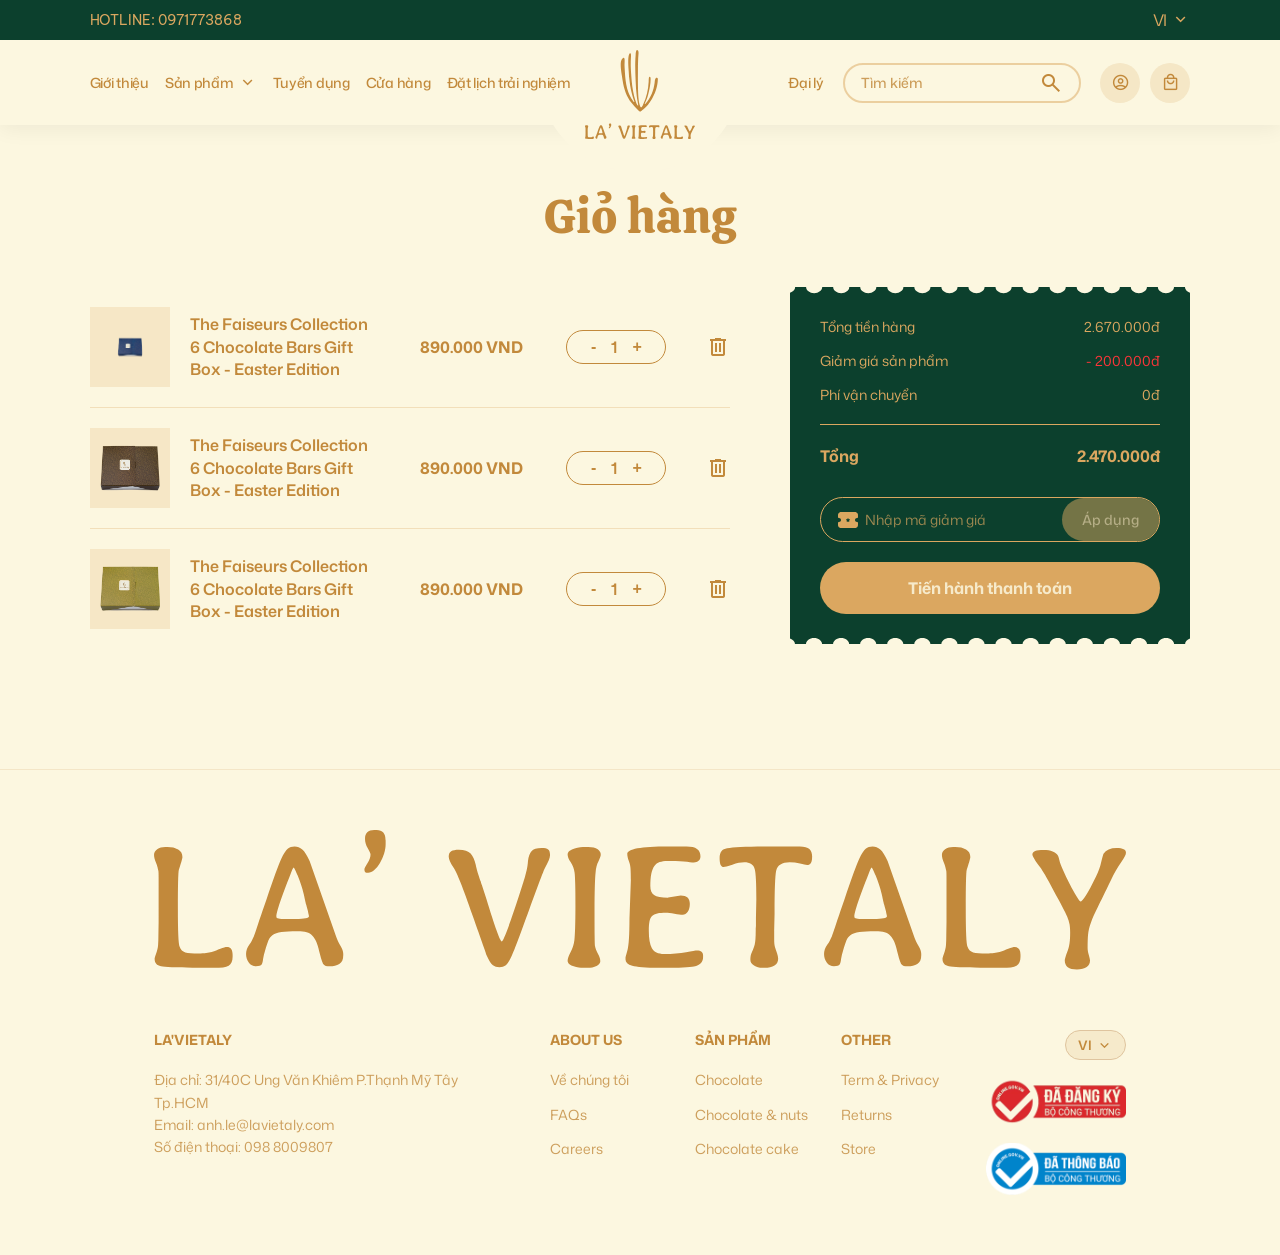
<file: cart.html>
<!DOCTYPE html>
<html lang="vi">

<head>
    <meta charset="utf-8">
    <meta name="viewport" content="width=device-width, initial-scale=1">
    <title>Vietaly - Giỏ hàng</title>
    <link rel="icon" href="images/logotab.svg">

    <link rel="preconnect" href="https://fonts.googleapis.com">
    <link rel="preconnect" href="https://fonts.gstatic.com" crossorigin>
    <link
        href="https://fonts.googleapis.com/css2?family=Be+Vietnam+Pro:wght@400;500;600&family=Calistoga&family=Mona+Sans:ital,wght@0,200..900;1,200..900&display=swap"
        rel="stylesheet">
    <link rel="stylesheet"
        href="https://fonts.googleapis.com/css2?family=Material+Symbols+Outlined:opsz,wght,FILL,GRAD@24,400,0,0" />

    <link rel="stylesheet" href="css/app.css">
    <script type="module" src="js/app.js"></script>
    <link rel="stylesheet" href="css/cart.css">
</head>

<body>
    <header class="header-wrapper">
        <div class="top-bar">
            <div class="custom-container">
                <div class="hotline">HOTLINE: 0971773868</div>
                <div class="language-selector" id="language-selector">
                    <span class="lang-text" id="current-lang">VI</span>
                    <span class="material-symbols-outlined">keyboard_arrow_down</span>
                    <div class="lang-dropdown">
                        <div class="lang-option" data-value="en">EN</div>
                    </div>
                </div>
            </div>
        </div>

        <div class="main-header">
            <div class="custom-container main-header-container">
                <button id="mobile-menu-toggle" class="mobile-menu-btn">
                    <span class="material-symbols-outlined">menu</span>
                </button>
                <div class="mobile-menu-overlay" id="mobile-menu-overlay"></div>
                <nav class="nav-menu" id="nav-menu">
                    <div class="mobile-menu-close">
                        <button id="mobile-menu-close-btn" class="mobile-menu-btn">
                            <span class="material-symbols-outlined">close</span>
                        </button>
                    </div>
                    <a href="about.html">Giới thiệu</a>
                    <div class="nav-item" data-path="/san-pham">
                        <span style="cursor: pointer;" onclick="window.location.href='products.html'">Sản phẩm</span>
                        <span class="material-symbols-outlined">keyboard_arrow_down</span>
                        <div class="mega-menu">
                            <div class="mega-menu-inner">
                                <div class="mega-categories">
                                    <h3>Danh mục</h3>
                                    <ul>
                                        <li><a href="#" class="cat-link active" data-target="cat-artisan">Socola
                                                thủ công (Artisan)</a></li>
                                        <li><a href="#" class="cat-link" data-target="cat-bars">Socola thanh
                                                (Bars)</a></li>
                                        <li><a href="#" class="cat-link" data-target="cat-truffles">Socola tươi
                                                (Truffles)</a></li>
                                        <li><a href="#" class="cat-link" data-target="cat-dark">Socola đen nguyên
                                                chất</a></li>
                                    </ul>
                                </div>

                                <div class="mega-products">
                                    <div class="mega-products-header">
                                        <h3>Sản phẩm nổi bật</h3>
                                        <a href="#" class="view-all-link">Xem tất cả<span
                                                class="material-symbols-outlined">arrow_right_alt</span></a>
                                    </div>

                                    <div class="mega-product-group active" id="cat-artisan">
                                        <div class="mega-product-card">
                                            <img src="images/cashew.png" alt="Artisan 1">
                                            <h4>Hộp Socola Artisan Nghệ Thuật</h4>
                                            <p class="price">850.000đ</p>
                                        </div>
                                        <div class="mega-product-card">
                                            <img src="images/cashew.png" alt="Artisan 2">
                                            <h4>Viên Socola Bonbon Hảo Hạng</h4>
                                            <p class="price">320.000đ</p>
                                        </div>
                                        <div class="mega-product-card">
                                            <img src="images/cashew.png" alt="Artisan 3">
                                            <h4>Set Quà Tặng Artisan Độc Bản</h4>
                                            <p class="price">1.500.000đ</p>
                                        </div>
                                    </div>

                                    <div class="mega-product-group" id="cat-bars">
                                        <div class="mega-product-card">
                                            <img src="images/cashew.png" alt="Bar 1">
                                            <h4>Thanh Socola Đen 85% Cacao</h4>
                                            <p class="price">190.000đ</p>
                                        </div>
                                        <div class="mega-product-card">
                                            <img src="images/cashew.png" alt="Bar 2">
                                            <h4>Thanh Socola Sữa Trái Cây Hạt Dẻ</h4>
                                            <p class="price">210.000đ</p>
                                        </div>
                                    </div>

                                    <div class="mega-product-group" id="cat-truffles">
                                        <div class="mega-product-card">
                                            <img src="images/cashew.png" alt="Truffle 1">
                                            <h4>Truffle Trà Xanh Matcha</h4>
                                            <p class="price">250.000đ</p>
                                        </div>
                                        <div class="mega-product-card">
                                            <img src="images/cashew.png" alt="Truffle 2">
                                            <h4>Truffle Dâu Tây Sữa</h4>
                                            <p class="price">280.000đ</p>
                                        </div>
                                        <div class="mega-product-card">
                                            <img src="images/cashew.png" alt="Truffle 3">
                                            <h4>Truffle Caramel Muối Biển</h4>
                                            <p class="price">260.000đ</p>
                                        </div>
                                        <div class="mega-product-card">
                                            <img src="images/cashew.png" alt="Truffle 4">
                                            <h4>Truffle Socola Đắng Nguyên Chất</h4>
                                            <p class="price">290.000đ</p>
                                        </div>
                                    </div>
                                </div>
                            </div>
                        </div>
                    </div>
                    <a href="recruitment.html">Tuyển dụng</a>
                    <a href="store.html">Cửa hàng</a>
                    <a href="workshop.html">Đặt lịch trải nghiệm</a>
                    <div class="magic-line"></div>
                </nav>

                <div class="logo-wrapper">
                    <div class="logo-container">
                        <a href="index.html" style="text-decoration: none;">
                            <img src="images/logo.svg" alt="LA' VIETALY Logo">
                        </a>
                    </div>
                </div>

                <div class="header-actions">
                    <a href="store.html" class="agency-link">Đại lý</a>
                    <div class="search-box">
                        <input type="text" placeholder="Tìm kiếm">
                        <span class="material-symbols-outlined">search</span>
                    </div>

                    <div class="icon-actions">
                        <a href="#" class="icon-btn">
                            <span class="material-symbols-outlined">account_circle</span>
                        </a>
                        <a href="cart.html" class="icon-btn">
                            <span class="material-symbols-outlined">local_mall</span>
                        </a>
                    </div>
                </div>
            </div>
        </div>
    </header>

    <main>
        <div class="cart-page">
        <div class="custom-container">
            <h1 class="cart-title">Giỏ hàng</h1>

            <div class="cart-container">
                <div class="cart-items">
                    <div class="cart-item">
                        <div class="cart-item-img">
                            <img src="images/cashew.png" alt="Chocolate">
                        </div>
                        <div class="cart-item-info">
                            <div class="cart-item-name">The Faiseurs Collection 6 Chocolate Bars Gift Box - Easter Edition
                            </div>
                        </div>
                        <div class="cart-item-price">890.000 VND</div>
                        <div class="cart-item-quantity">
                            <button class="qty-btn">-</button>
                            <span>1</span>
                            <button class="qty-btn">+</button>
                        </div>
                        <button class="cart-item-remove">
                            <span class="material-symbols-outlined">delete</span>
                        </button>
                    </div>

                    <div class="cart-item">
                        <div class="cart-item-img">
                            <img src="images/product2.png" alt="Chocolate">
                        </div>
                        <div class="cart-item-info">
                            <div class="cart-item-name">The Faiseurs Collection 6 Chocolate Bars Gift Box - Easter Edition
                            </div>
                        </div>
                        <div class="cart-item-price">890.000 VND</div>
                        <div class="cart-item-quantity">
                            <button class="qty-btn">-</button>
                            <span>1</span>
                            <button class="qty-btn">+</button>
                        </div>
                        <button class="cart-item-remove">
                            <span class="material-symbols-outlined">delete</span>
                        </button>
                    </div>

                    <div class="cart-item" style="border-bottom: none;">
                        <div class="cart-item-img">
                            <img src="images/product3.png" alt="Chocolate">
                        </div>
                        <div class="cart-item-info">
                            <div class="cart-item-name">The Faiseurs Collection 6 Chocolate Bars Gift Box - Easter Edition
                            </div>
                        </div>
                        <div class="cart-item-price">890.000 VND</div>
                        <div class="cart-item-quantity">
                            <button class="qty-btn">-</button>
                            <span>1</span>
                            <button class="qty-btn">+</button>
                        </div>
                        <button class="cart-item-remove">
                            <span class="material-symbols-outlined">delete</span>
                        </button>
                    </div>
                </div>

                <div class="ticket">
                    <div class="summary-row">
                        <span>Tổng tiền hàng</span>
                        <span>800.000đ</span>
                    </div>
                    <div class="summary-row discount">
                        <span>Giảm giá sản phẩm</span>
                        <span>- 200.000đ</span>
                    </div>
                    <div class="summary-row">
                        <span>Phí vận chuyển</span>
                        <span>0đ</span>
                    </div>

                    <div class="summary-divider"></div>

                    <div class="summary-total">
                        <span>Tổng</span>
                        <span>800.000đ</span>
                    </div>

                    <div class="coupon-box">
                        <img src="images/iconticket.svg" alt="Ticket" class="coupon-icon">
                        <input type="text" placeholder="Nhập mã giảm giá">
                        <button class="coupon-btn">Áp dụng</button>
                    </div>

                    <a href="checkout.html" class="checkout-btn"
                        style="display: block; box-sizing: border-box; text-decoration: none;">Tiến hành thanh toán</a>
                </div>
            </div>
        </div>
    </div>

    </main>

    <footer class="footer-section">
        <div class="custom-container">
            <img src="images/logo footer.svg" alt="LA' VIETALY Logo" class="footer-huge-logo">
            <div class="footer-grid">
                <div class="footer-col footer-col-brand">
                    <h3>LA'VIETALY</h3>
                    <p class="footer-contact-info">
                        Địa chỉ: 31/40C Ung Văn Khiêm P.Thạnh Mỹ Tây Tp.HCM<br>
                        Email: anh.le@lavietaly.com<br>
                        Số điện thoại: 098 8009807
                    </p>
                </div>
                <div class="footer-col">
                    <h3>ABOUT US</h3>
                    <ul>
                        <li><a href="about.html">Về chúng tôi</a></li>
                        <li><a href="#">FAQs</a></li>
                        <li><a href="#">Careers</a></li>
                    </ul>
                </div>
                <div class="footer-col">
                    <h3>SẢN PHẨM</h3>
                    <ul>
                        <li><a href="#">Chocolate</a></li>
                        <li><a href="#">Chocolate & nuts</a></li>
                        <li><a href="#">Chocolate cake</a></li>
                    </ul>
                </div>
                <div class="footer-col">
                    <h3>OTHER</h3>
                    <ul>
                        <li><a href="#">Term & Privacy</a></li>
                        <li><a href="#">Returns</a></li>
                        <li><a href="#">Store</a></li>
                    </ul>
                </div>
                <div class="footer-col footer-col-badges">
                    <div class="footer-lang-selector" id="footer-lang-selector">
                        <button type="button" class="footer-lang-btn">
                            <span class="footer-current-lang">VI</span>
                            <span class="material-symbols-outlined">keyboard_arrow_down</span>
                        </button>
                        <div class="footer-lang-dropdown">
                            <div class="footer-lang-option" data-value="vi">VI</div>
                            <div class="footer-lang-option" data-value="en">EN</div>
                        </div>
                    </div>
                    <img src="images/register.svg" alt="Đã đăng ký Bộ Công Thương" class="bct-logo">
                    <img src="images/noti.svg" alt="Đã thông báo Bộ Công Thương" class="bct-logo">
                </div>
            </div>
        </div>
    </footer>

    <script type="module" src="js/cart.js"></script>
</body>

</html>
</file>
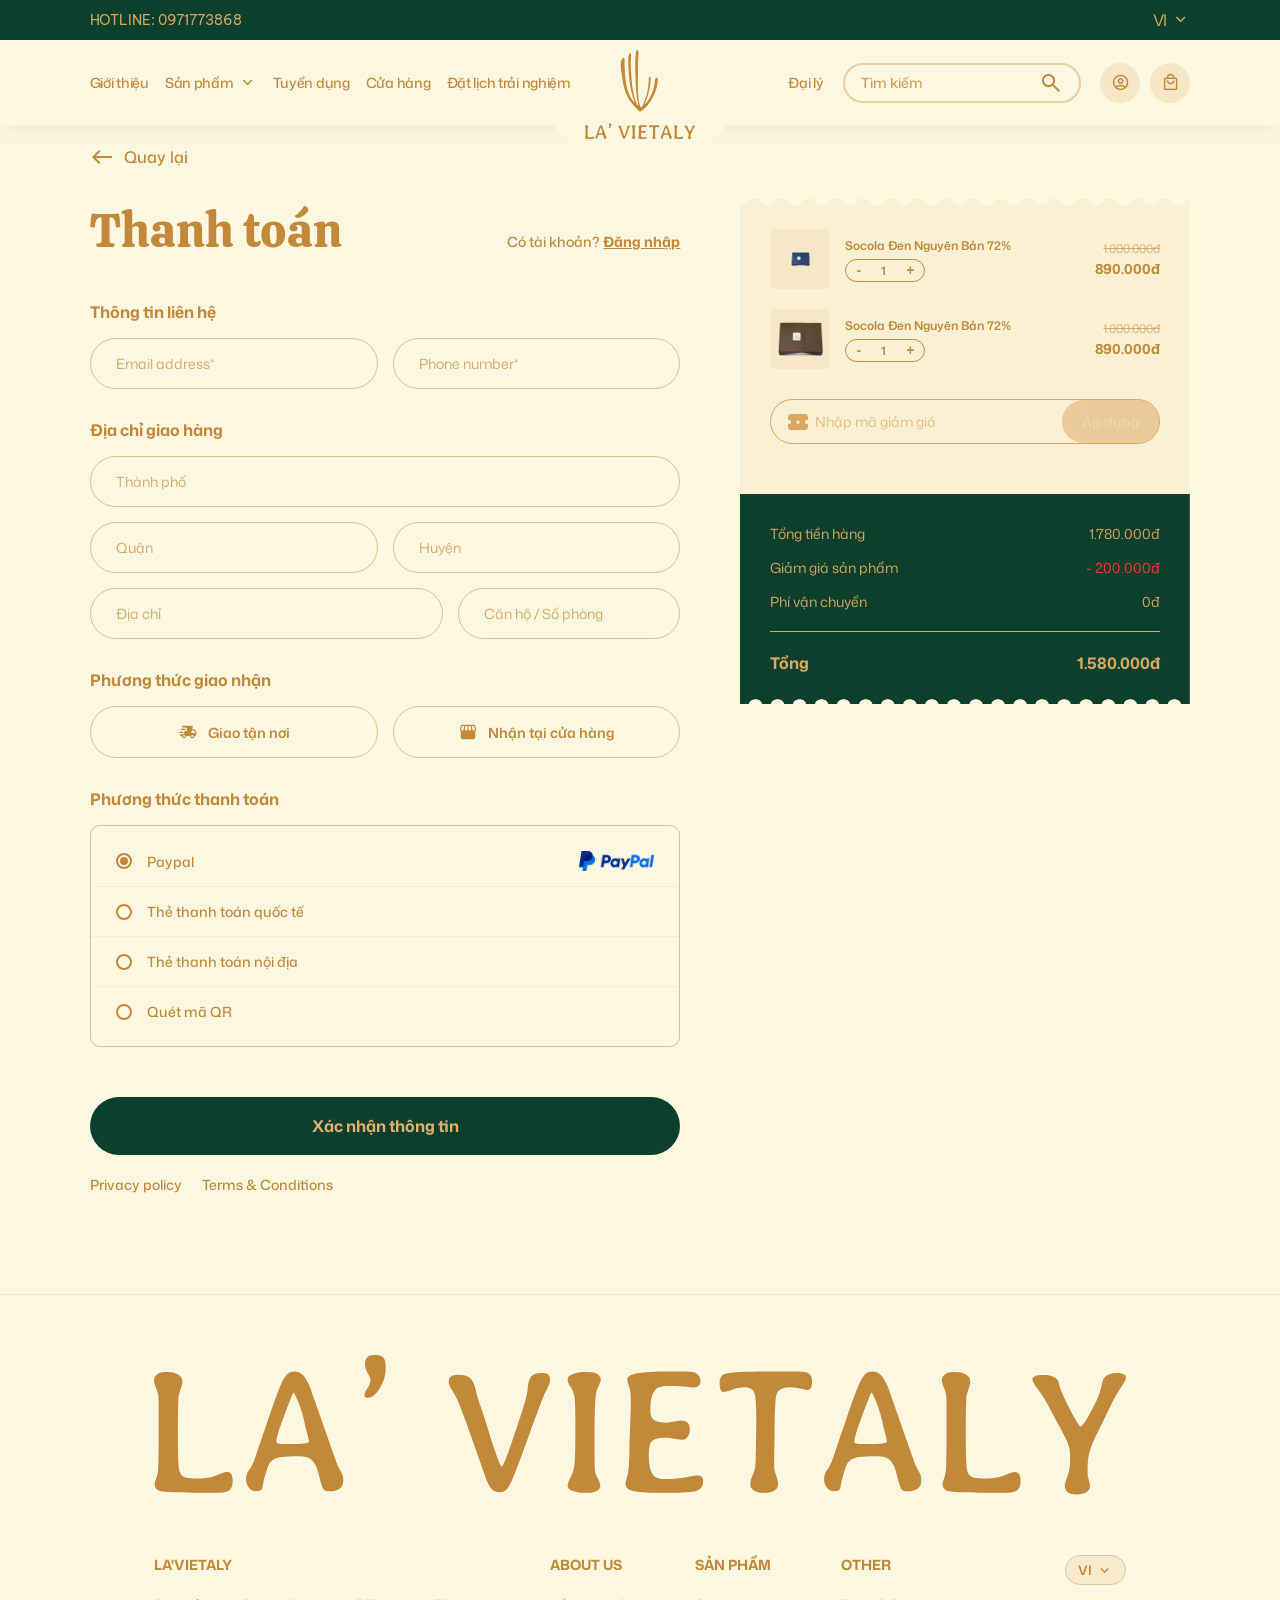
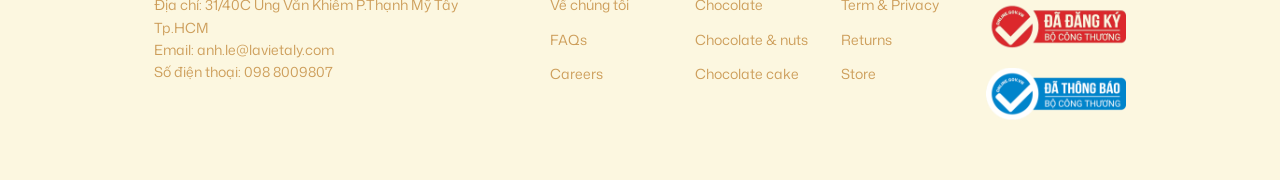
<file: checkout.html>
<!DOCTYPE html>
<html lang="vi">

<head>
    <meta charset="utf-8">
    <meta name="viewport" content="width=device-width, initial-scale=1">
    <title>Vietaly - Thanh toán</title>
    <link rel="icon" href="images/logotab.svg">

    <link rel="preconnect" href="https://fonts.googleapis.com">
    <link rel="preconnect" href="https://fonts.gstatic.com" crossorigin>
    <link
        href="https://fonts.googleapis.com/css2?family=Be+Vietnam+Pro:wght@400;500;600&family=Calistoga&family=Mona+Sans:ital,wght@0,200..900;1,200..900&display=swap"
        rel="stylesheet">
    <link rel="stylesheet"
        href="https://fonts.googleapis.com/css2?family=Material+Symbols+Outlined:opsz,wght,FILL,GRAD@24,400,0,0" />

    <link rel="stylesheet" href="css/app.css">
    <script type="module" src="js/app.js"></script>
    <link rel="stylesheet" href="css/checkout.css">
</head>

<body>
    <header class="header-wrapper">
        <div class="top-bar">
            <div class="custom-container">
                <div class="hotline">HOTLINE: 0971773868</div>
                <div class="language-selector" id="language-selector">
                    <span class="lang-text" id="current-lang">VI</span>
                    <span class="material-symbols-outlined">keyboard_arrow_down</span>
                    <div class="lang-dropdown">
                        <div class="lang-option" data-value="en">EN</div>
                    </div>
                </div>
            </div>
        </div>

        <div class="main-header">
            <div class="custom-container main-header-container">
                <button id="mobile-menu-toggle" class="mobile-menu-btn">
                    <span class="material-symbols-outlined">menu</span>
                </button>
                <div class="mobile-menu-overlay" id="mobile-menu-overlay"></div>
                <nav class="nav-menu" id="nav-menu">
                    <div class="mobile-menu-close">
                        <button id="mobile-menu-close-btn" class="mobile-menu-btn">
                            <span class="material-symbols-outlined">close</span>
                        </button>
                    </div>
                    <a href="about.html">Giới thiệu</a>
                    <div class="nav-item" data-path="/san-pham">
                        <span style="cursor: pointer;" onclick="window.location.href='products.html'">Sản phẩm</span>
                        <span class="material-symbols-outlined">keyboard_arrow_down</span>
                        <div class="mega-menu">
                            <div class="mega-menu-inner">
                                <div class="mega-categories">
                                    <h3>Danh mục</h3>
                                    <ul>
                                        <li><a href="#" class="cat-link active" data-target="cat-artisan">Socola
                                                thủ công (Artisan)</a></li>
                                        <li><a href="#" class="cat-link" data-target="cat-bars">Socola thanh
                                                (Bars)</a></li>
                                        <li><a href="#" class="cat-link" data-target="cat-truffles">Socola tươi
                                                (Truffles)</a></li>
                                        <li><a href="#" class="cat-link" data-target="cat-dark">Socola đen nguyên
                                                chất</a></li>
                                    </ul>
                                </div>

                                <div class="mega-products">
                                    <div class="mega-products-header">
                                        <h3>Sản phẩm nổi bật</h3>
                                        <a href="#" class="view-all-link">Xem tất cả<span
                                                class="material-symbols-outlined">arrow_right_alt</span></a>
                                    </div>

                                    <div class="mega-product-group active" id="cat-artisan">
                                        <div class="mega-product-card">
                                            <img src="images/cashew.png" alt="Artisan 1">
                                            <h4>Hộp Socola Artisan Nghệ Thuật</h4>
                                            <p class="price">850.000đ</p>
                                        </div>
                                        <div class="mega-product-card">
                                            <img src="images/cashew.png" alt="Artisan 2">
                                            <h4>Viên Socola Bonbon Hảo Hạng</h4>
                                            <p class="price">320.000đ</p>
                                        </div>
                                        <div class="mega-product-card">
                                            <img src="images/cashew.png" alt="Artisan 3">
                                            <h4>Set Quà Tặng Artisan Độc Bản</h4>
                                            <p class="price">1.500.000đ</p>
                                        </div>
                                    </div>

                                    <div class="mega-product-group" id="cat-bars">
                                        <div class="mega-product-card">
                                            <img src="images/cashew.png" alt="Bar 1">
                                            <h4>Thanh Socola Đen 85% Cacao</h4>
                                            <p class="price">190.000đ</p>
                                        </div>
                                        <div class="mega-product-card">
                                            <img src="images/cashew.png" alt="Bar 2">
                                            <h4>Thanh Socola Sữa Trái Cây Hạt Dẻ</h4>
                                            <p class="price">210.000đ</p>
                                        </div>
                                    </div>

                                    <div class="mega-product-group" id="cat-truffles">
                                        <div class="mega-product-card">
                                            <img src="images/cashew.png" alt="Truffle 1">
                                            <h4>Truffle Trà Xanh Matcha</h4>
                                            <p class="price">250.000đ</p>
                                        </div>
                                        <div class="mega-product-card">
                                            <img src="images/cashew.png" alt="Truffle 2">
                                            <h4>Truffle Dâu Tây Sữa</h4>
                                            <p class="price">280.000đ</p>
                                        </div>
                                        <div class="mega-product-card">
                                            <img src="images/cashew.png" alt="Truffle 3">
                                            <h4>Truffle Caramel Muối Biển</h4>
                                            <p class="price">260.000đ</p>
                                        </div>
                                        <div class="mega-product-card">
                                            <img src="images/cashew.png" alt="Truffle 4">
                                            <h4>Truffle Socola Đắng Nguyên Chất</h4>
                                            <p class="price">290.000đ</p>
                                        </div>
                                    </div>
                                </div>
                            </div>
                        </div>
                    </div>
                    <a href="recruitment.html">Tuyển dụng</a>
                    <a href="store.html">Cửa hàng</a>
                    <a href="workshop.html">Đặt lịch trải nghiệm</a>
                    <div class="magic-line"></div>
                </nav>

                <div class="logo-wrapper">
                    <div class="logo-container">
                        <a href="index.html" style="text-decoration: none;">
                            <img src="images/logo.svg" alt="LA' VIETALY Logo">
                        </a>
                    </div>
                </div>

                <div class="header-actions">
                    <a href="store.html" class="agency-link">Đại lý</a>
                    <div class="search-box">
                        <input type="text" placeholder="Tìm kiếm">
                        <span class="material-symbols-outlined">search</span>
                    </div>

                    <div class="icon-actions">
                        <a href="#" class="icon-btn">
                            <span class="material-symbols-outlined">account_circle</span>
                        </a>
                        <a href="cart.html" class="icon-btn">
                            <span class="material-symbols-outlined">local_mall</span>
                        </a>
                    </div>
                </div>
            </div>
        </div>
    </header>

    <main>
        <div class="checkout-page">
        <div class="custom-container">
            <div class="checkout-header">
                <a href="cart.html" class="back-link"><span class="material-symbols-outlined">west</span> Quay lại</a>
            </div>

            <div class="checkout-container">
                <div class="checkout-form-section">
                    <div class="checkout-title-row">
                        <h1 class="checkout-title">Thanh toán</h1>
                        <div class="login-link">Có tài khoản? <a href="#">Đăng nhập</a></div>
                    </div>

                    <!-- Contact Info -->
                    <div class="form-group">
                        <h2 class="form-title">Thông tin liên hệ</h2>
                        <div class="form-row">
                            <input type="email" placeholder="Email address*" class="form-input">
                            <input type="text" placeholder="Phone number*" class="form-input">
                        </div>
                    </div>

                    <!-- Shipping Address -->
                    <div class="form-group">
                        <h2 class="form-title">Địa chỉ giao hàng</h2>
                        <div class="form-row">
                            <input type="text" placeholder="Thành phố" class="form-input full-width">
                        </div>
                        <div class="form-row">
                            <input type="text" placeholder="Quận" class="form-input">
                            <input type="text" placeholder="Huyện" class="form-input">
                        </div>
                        <div class="form-row address-row">
                            <input type="text" placeholder="Địa chỉ" class="form-input address-detail">
                            <input type="text" placeholder="Căn hộ / Số phòng" class="form-input address-apt">
                        </div>
                    </div>

                    <!-- Delivery Method -->
                    <div class="form-group">
                        <h2 class="form-title">Phương thức giao nhận</h2>
                        <div class="form-row delivery-methods">
                            <label class="delivery-option" id="delivery-ship">
                                <input type="radio" name="delivery" value="giao-tan-noi">
                                <div class="delivery-icon"
                                    style="-webkit-mask-image: url('images/iconship.svg'); mask-image: url('images/iconship.svg');">
                                </div>
                                <span>Giao tận nơi</span>
                            </label>
                            <label class="delivery-option" id="delivery-store">
                                <input type="radio" name="delivery" value="nhan-tai-cua-hang">
                                <div class="delivery-icon"
                                    style="-webkit-mask-image: url('images/iconget.svg'); mask-image: url('images/iconget.svg');">
                                </div>
                                <span>Nhận tại cửa hàng</span>
                            </label>
                        </div>
                    </div>

                    <!-- Payment Method -->
                    <div class="form-group">
                        <h2 class="form-title">Phương thức thanh toán</h2>
                        <div class="payment-methods-box">
                            <label class="payment-option">
                                <input type="radio" name="payment" value="paypal" checked>
                                <span class="radio-custom"></span>
                                <span class="payment-name">Paypal</span>
                                <img src="images/iconpaypal.png" alt="Paypal" class="payment-logo">
                            </label>
                            <label class="payment-option">
                                <input type="radio" name="payment" value="visa">
                                <span class="radio-custom"></span>
                                <span class="payment-name">Thẻ thanh toán quốc tế</span>
                            </label>
                            <label class="payment-option">
                                <input type="radio" name="payment" value="atm">
                                <span class="radio-custom"></span>
                                <span class="payment-name">Thẻ thanh toán nội địa</span>
                            </label>
                            <label class="payment-option">
                                <input type="radio" name="payment" value="qr">
                                <span class="radio-custom"></span>
                                <span class="payment-name">Quét mã QR</span>
                            </label>
                        </div>
                    </div>

                    <button class="confirm-btn">Xác nhận thông tin</button>

                    <div class="checkout-footer-links">
                        <a href="#">Privacy policy</a>
                        <a href="#">Terms & Conditions</a>
                    </div>
                </div>

                <div class="checkout-summary-section">
                    <div class="ticket-wrapper">
                        <div class="ticket-top">
                            <div class="summary-items">
                                <div class="summary-item">
                                    <div class="summary-item-img">
                                        <img src="images/cashew.png" alt="Chocolate">
                                    </div>
                                    <div class="summary-item-info">
                                        <div class="summary-item-name">Socola Đen Nguyên Bản 72%</div>
                                        <div class="summary-item-qty">
                                            <button class="qty-btn">-</button>
                                            <span>1</span>
                                            <button class="qty-btn">+</button>
                                        </div>
                                    </div>
                                    <div class="summary-item-price">
                                        <div class="old-price">1.000.000đ</div>
                                        <div class="new-price">890.000đ</div>
                                    </div>
                                </div>

                                <div class="summary-item">
                                    <div class="summary-item-img">
                                        <img src="images/product2.png" alt="Chocolate">
                                    </div>
                                    <div class="summary-item-info">
                                        <div class="summary-item-name">Socola Đen Nguyên Bản 72%</div>
                                        <div class="summary-item-qty">
                                            <button class="qty-btn">-</button>
                                            <span>1</span>
                                            <button class="qty-btn">+</button>
                                        </div>
                                    </div>
                                    <div class="summary-item-price">
                                        <div class="old-price">1.000.000đ</div>
                                        <div class="new-price">890.000đ</div>
                                    </div>
                                </div>
                            </div>

                            <div class="coupon-box">
                                <img src="images/iconticket.svg" alt="Ticket" class="coupon-icon">
                                <input type="text" placeholder="Nhập mã giảm giá">
                                <button class="coupon-btn">Áp dụng</button>
                            </div>
                        </div>

                        <div class="ticket-bottom">
                            <div class="summary-row">
                                <span>Tổng tiền hàng</span>
                                <span>800.000đ</span>
                            </div>
                            <div class="summary-row discount">
                                <span>Giảm giá sản phẩm</span>
                                <span>- 200.000đ</span>
                            </div>
                            <div class="summary-row">
                                <span>Phí vận chuyển</span>
                                <span>0đ</span>
                            </div>

                            <div class="summary-divider"></div>

                            <div class="summary-total">
                                <span>Tổng</span>
                                <span>800.000đ</span>
                            </div>
                        </div>
                    </div>
                </div>
            </div>
        </div>
    </div>



    </main>

    <footer class="footer-section">
        <div class="custom-container">
            <img src="images/logo footer.svg" alt="LA' VIETALY Logo" class="footer-huge-logo">
            <div class="footer-grid">
                <div class="footer-col footer-col-brand">
                    <h3>LA'VIETALY</h3>
                    <p class="footer-contact-info">
                        Địa chỉ: 31/40C Ung Văn Khiêm P.Thạnh Mỹ Tây Tp.HCM<br>
                        Email: anh.le@lavietaly.com<br>
                        Số điện thoại: 098 8009807
                    </p>
                </div>
                <div class="footer-col">
                    <h3>ABOUT US</h3>
                    <ul>
                        <li><a href="about.html">Về chúng tôi</a></li>
                        <li><a href="#">FAQs</a></li>
                        <li><a href="#">Careers</a></li>
                    </ul>
                </div>
                <div class="footer-col">
                    <h3>SẢN PHẨM</h3>
                    <ul>
                        <li><a href="#">Chocolate</a></li>
                        <li><a href="#">Chocolate & nuts</a></li>
                        <li><a href="#">Chocolate cake</a></li>
                    </ul>
                </div>
                <div class="footer-col">
                    <h3>OTHER</h3>
                    <ul>
                        <li><a href="#">Term & Privacy</a></li>
                        <li><a href="#">Returns</a></li>
                        <li><a href="#">Store</a></li>
                    </ul>
                </div>
                <div class="footer-col footer-col-badges">
                    <div class="footer-lang-selector" id="footer-lang-selector">
                        <button type="button" class="footer-lang-btn">
                            <span class="footer-current-lang">VI</span>
                            <span class="material-symbols-outlined">keyboard_arrow_down</span>
                        </button>
                        <div class="footer-lang-dropdown">
                            <div class="footer-lang-option" data-value="vi">VI</div>
                            <div class="footer-lang-option" data-value="en">EN</div>
                        </div>
                    </div>
                    <img src="images/register.svg" alt="Đã đăng ký Bộ Công Thương" class="bct-logo">
                    <img src="images/noti.svg" alt="Đã thông báo Bộ Công Thương" class="bct-logo">
                </div>
            </div>
        </div>
    </footer>

    <script>
        document.addEventListener('DOMContentLoaded', () => {
            const deliveryOptions = document.querySelectorAll('.delivery-option');
            deliveryOptions.forEach(option => {
                option.addEventListener('click', function() {
                    deliveryOptions.forEach(opt => opt.classList.remove('active'));
                    this.classList.add('active');
                    const radio = this.querySelector('input[type="radio"]');
                    radio.checked = true;
                });
            });

            // Quantity Logic
            const summaryItems = document.querySelectorAll('.summary-item');
            summaryItems.forEach(item => {
                const qtyBtns = item.querySelectorAll('.qty-btn');
                const qtySpan = item.querySelector('.summary-item-qty span');

                if (qtyBtns.length === 2 && qtySpan) {
                    const decreaseBtn = qtyBtns[0];
                    const increaseBtn = qtyBtns[1];

                    decreaseBtn.addEventListener('click', (e) => {
                        e.preventDefault();
                        let currentQty = parseInt(qtySpan.textContent);
                        if (currentQty > 1) {
                            qtySpan.textContent = currentQty - 1;
                            updateCheckoutTotals();
                        }
                    });

                    increaseBtn.addEventListener('click', (e) => {
                        e.preventDefault();
                        let currentQty = parseInt(qtySpan.textContent);
                        qtySpan.textContent = currentQty + 1;
                        updateCheckoutTotals();
                    });
                }
            });

            function updateCheckoutTotals() {
                const items = document.querySelectorAll('.summary-item');
                let subtotal = 0;

                items.forEach(item => {
                    const priceText = item.querySelector('.new-price').textContent;
                    const price = parseInt(priceText.replace(/[^0-9]/g, ''));
                    const qty = parseInt(item.querySelector('.summary-item-qty span').textContent);

                    if (!isNaN(price) && !isNaN(qty)) {
                        subtotal += price * qty;
                    }
                });

                const summaryRows = document.querySelectorAll('.ticket-bottom .summary-row:not(.discount) span:last-child');
                const discountRow = document.querySelector('.ticket-bottom .summary-row.discount span:last-child');
                const totalElement = document.querySelector('.ticket-bottom .summary-total span:last-child');
                
                const formatMoney = (amount) => {
                    return amount.toLocaleString('vi-VN').replace(/,/g, '.') + 'đ';
                };

                if (summaryRows.length >= 2) {
                    summaryRows[0].textContent = formatMoney(subtotal);
                    const discount = subtotal > 0 ? 200000 : 0;
                    if (discountRow) {
                        discountRow.textContent = '- ' + formatMoney(discount);
                    }

                    const total = Math.max(0, subtotal - discount);
                    if (totalElement) {
                        totalElement.textContent = formatMoney(total);
                    }
                }
            }

            // Init totals
            updateCheckoutTotals();
        });
    </script>
</body>

</html>
</file>
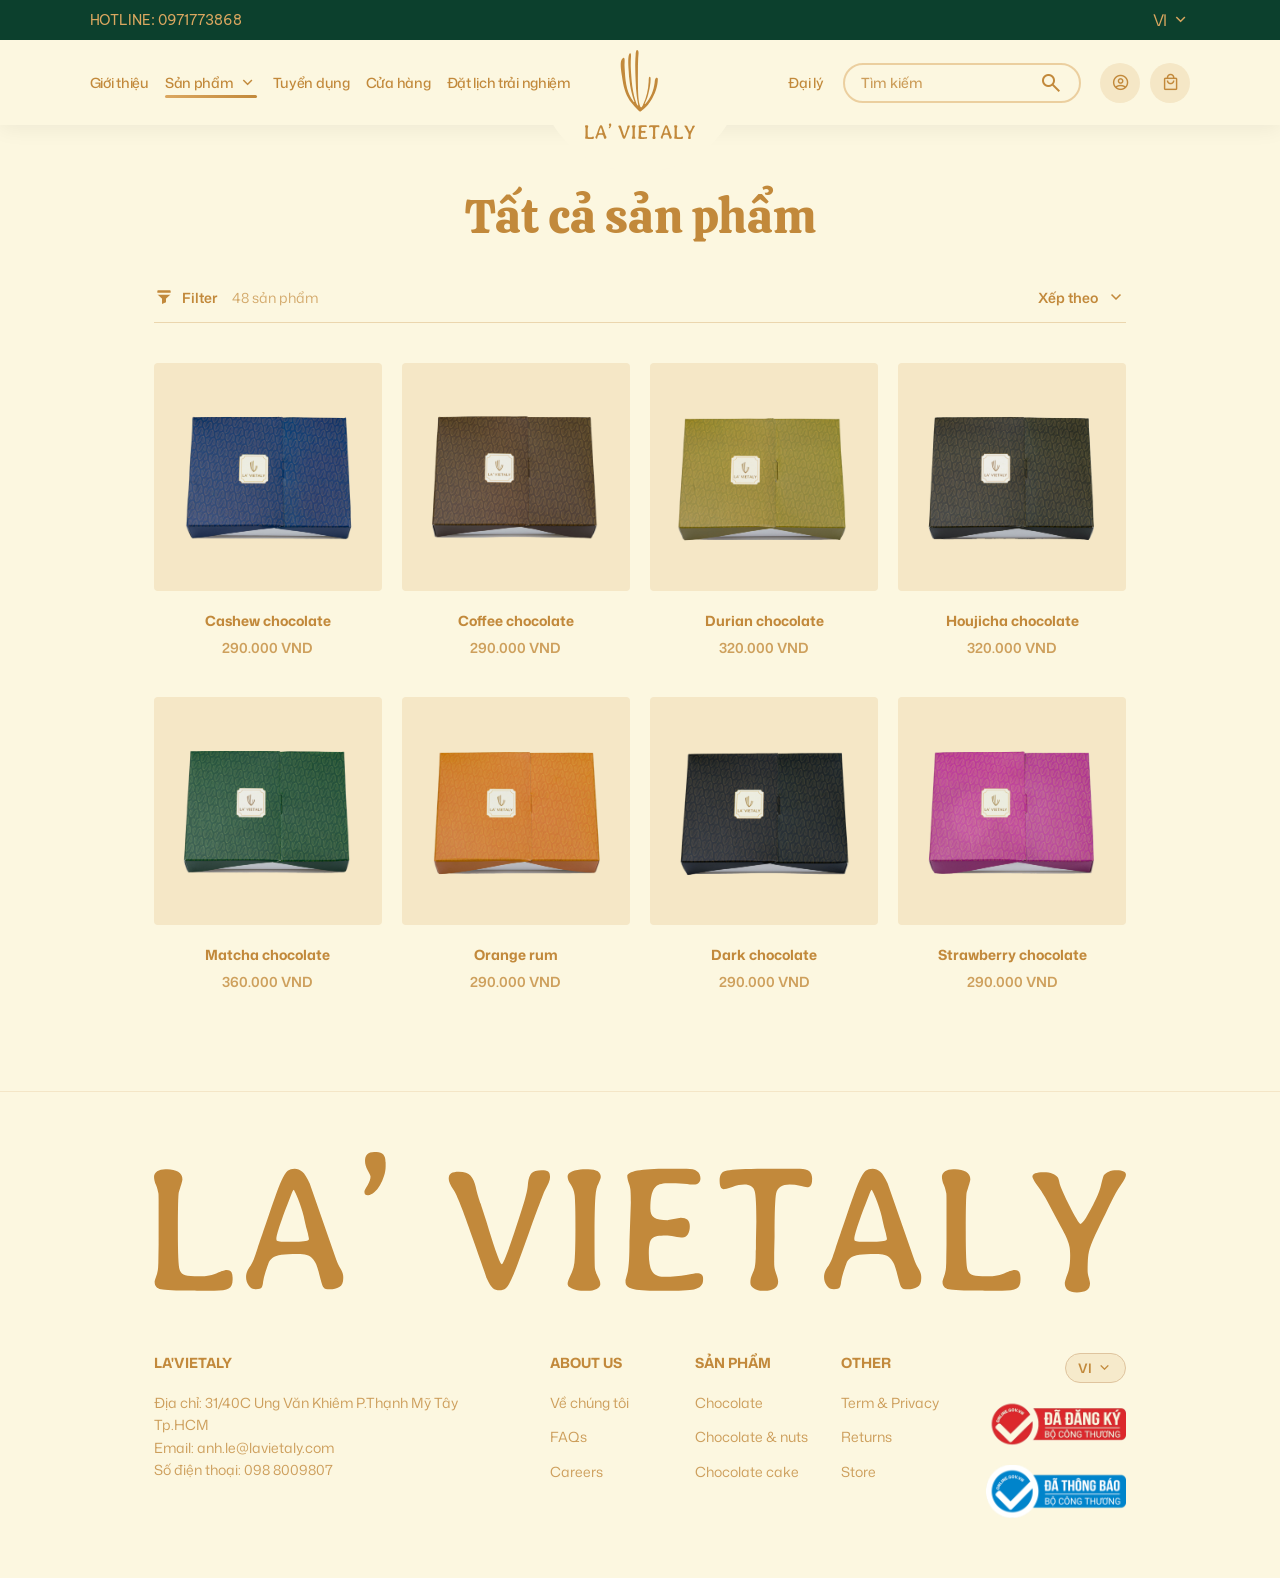
<file: products.html>
<!DOCTYPE html>
<html lang="vi">

<head>
    <meta charset="utf-8">
    <meta name="viewport" content="width=device-width, initial-scale=1">
    <title>Vietaly - Sản phẩm</title>
    <link rel="icon" href="images/logotab.svg">

    <link rel="preconnect" href="https://fonts.googleapis.com">
    <link rel="preconnect" href="https://fonts.gstatic.com" crossorigin>
    <link
        href="https://fonts.googleapis.com/css2?family=Be+Vietnam+Pro:wght@400;500;600&family=Calistoga&family=Mona+Sans:ital,wght@0,200..900;1,200..900&display=swap"
        rel="stylesheet">
    <link rel="stylesheet"
        href="https://fonts.googleapis.com/css2?family=Material+Symbols+Outlined:opsz,wght,FILL,GRAD@24,400,0,0" />

    <link rel="stylesheet" href="css/app.css">
    <script type="module" src="js/app.js"></script>
    <link rel="stylesheet" href="css/products.css">
</head>

<body>
    <header class="header-wrapper">
        <div class="top-bar">
            <div class="custom-container">
                <div class="hotline">HOTLINE: 0971773868</div>
                <div class="language-selector" id="language-selector">
                    <span class="lang-text" id="current-lang">VI</span>
                    <span class="material-symbols-outlined">keyboard_arrow_down</span>
                    <div class="lang-dropdown">
                        <div class="lang-option" data-value="en">EN</div>
                    </div>
                </div>
            </div>
        </div>

        <div class="main-header">
            <div class="custom-container main-header-container">
                <button id="mobile-menu-toggle" class="mobile-menu-btn">
                    <span class="material-symbols-outlined">menu</span>
                </button>
                <div class="mobile-menu-overlay" id="mobile-menu-overlay"></div>
                <nav class="nav-menu" id="nav-menu">
                    <div class="mobile-menu-close">
                        <button id="mobile-menu-close-btn" class="mobile-menu-btn">
                            <span class="material-symbols-outlined">close</span>
                        </button>
                    </div>
                    <a href="about.html">Giới thiệu</a>
                    <div class="nav-item" data-path="/san-pham">
                        <span style="cursor: pointer;" onclick="window.location.href='products.html'">Sản phẩm</span>
                        <span class="material-symbols-outlined">keyboard_arrow_down</span>
                        <div class="mega-menu">
                            <div class="mega-menu-inner">
                                <div class="mega-categories">
                                    <h3>Danh mục</h3>
                                    <ul>
                                        <li><a href="#" class="cat-link active" data-target="cat-artisan">Socola
                                                thủ công (Artisan)</a></li>
                                        <li><a href="#" class="cat-link" data-target="cat-bars">Socola thanh
                                                (Bars)</a></li>
                                        <li><a href="#" class="cat-link" data-target="cat-truffles">Socola tươi
                                                (Truffles)</a></li>
                                        <li><a href="#" class="cat-link" data-target="cat-dark">Socola đen nguyên
                                                chất</a></li>
                                    </ul>
                                </div>

                                <div class="mega-products">
                                    <div class="mega-products-header">
                                        <h3>Sản phẩm nổi bật</h3>
                                        <a href="#" class="view-all-link">Xem tất cả<span
                                                class="material-symbols-outlined">arrow_right_alt</span></a>
                                    </div>

                                    <div class="mega-product-group active" id="cat-artisan">
                                        <div class="mega-product-card">
                                            <img src="images/cashew.png" alt="Artisan 1">
                                            <h4>Hộp Socola Artisan Nghệ Thuật</h4>
                                            <p class="price">850.000đ</p>
                                        </div>
                                        <div class="mega-product-card">
                                            <img src="images/cashew.png" alt="Artisan 2">
                                            <h4>Viên Socola Bonbon Hảo Hạng</h4>
                                            <p class="price">320.000đ</p>
                                        </div>
                                        <div class="mega-product-card">
                                            <img src="images/cashew.png" alt="Artisan 3">
                                            <h4>Set Quà Tặng Artisan Độc Bản</h4>
                                            <p class="price">1.500.000đ</p>
                                        </div>
                                    </div>

                                    <div class="mega-product-group" id="cat-bars">
                                        <div class="mega-product-card">
                                            <img src="images/cashew.png" alt="Bar 1">
                                            <h4>Thanh Socola Đen 85% Cacao</h4>
                                            <p class="price">190.000đ</p>
                                        </div>
                                        <div class="mega-product-card">
                                            <img src="images/cashew.png" alt="Bar 2">
                                            <h4>Thanh Socola Sữa Trái Cây Hạt Dẻ</h4>
                                            <p class="price">210.000đ</p>
                                        </div>
                                    </div>

                                    <div class="mega-product-group" id="cat-truffles">
                                        <div class="mega-product-card">
                                            <img src="images/cashew.png" alt="Truffle 1">
                                            <h4>Truffle Trà Xanh Matcha</h4>
                                            <p class="price">250.000đ</p>
                                        </div>
                                        <div class="mega-product-card">
                                            <img src="images/cashew.png" alt="Truffle 2">
                                            <h4>Truffle Dâu Tây Sữa</h4>
                                            <p class="price">280.000đ</p>
                                        </div>
                                        <div class="mega-product-card">
                                            <img src="images/cashew.png" alt="Truffle 3">
                                            <h4>Truffle Caramel Muối Biển</h4>
                                            <p class="price">260.000đ</p>
                                        </div>
                                        <div class="mega-product-card">
                                            <img src="images/cashew.png" alt="Truffle 4">
                                            <h4>Truffle Socola Đắng Nguyên Chất</h4>
                                            <p class="price">290.000đ</p>
                                        </div>
                                    </div>
                                </div>
                            </div>
                        </div>
                    </div>
                    <a href="recruitment.html">Tuyển dụng</a>
                    <a href="store.html">Cửa hàng</a>
                    <a href="workshop.html">Đặt lịch trải nghiệm</a>
                    <div class="magic-line"></div>
                </nav>

                <div class="logo-wrapper">
                    <div class="logo-container">
                        <a href="index.html" style="text-decoration: none;">
                            <img src="images/logo.svg" alt="LA' VIETALY Logo">
                        </a>
                    </div>
                </div>

                <div class="header-actions">
                    <a href="store.html" class="agency-link">Đại lý</a>
                    <div class="search-box">
                        <input type="text" placeholder="Tìm kiếm">
                        <span class="material-symbols-outlined">search</span>
                    </div>

                    <div class="icon-actions">
                        <a href="#" class="icon-btn">
                            <span class="material-symbols-outlined">account_circle</span>
                        </a>
                        <a href="cart.html" class="icon-btn">
                            <span class="material-symbols-outlined">local_mall</span>
                        </a>
                    </div>
                </div>
            </div>
        </div>
    </header>

    <main>
        <div class="products-page">
            <div class="custom-container">
                <h1 class="page-title">Tất cả sản phẩm</h1>
                <div class="products-toolbar">
                    <div class="toolbar-left">
                        <button class="filter-btn">
                            <img src="images/icon_filter.svg" alt="Filter" class="filter-icon">
                            Filter
                        </button>
                        <span class="product-count">48 sản phẩm</span>
                    </div>
                    <div class="toolbar-right">
                        <button class="sort-btn">
                            Xếp theo
                            <span class="material-symbols-outlined">expand_more</span>
                        </button>
                    </div>
                </div>

                <div class="products-grid">
                    <div class="product-card">
                        <div class="product-image-wrapper">
                            <img src="images/cashew.png" alt="Cashew chocolate" class="product-img img-default">
                            <img src="images/cashew2.png" alt="Cashew chocolate mở hộp" class="product-img img-hover">
                            <div class="product-actions">
                                <button class="btn-add">
                                    <span class="material-symbols-outlined">local_mall</span>
                                    Thêm
                                </button>
                                <button class="btn-details">Chi tiết</button>
                            </div>
                        </div>
                        <div class="product-info">
                            <h3 class="product-name">Cashew chocolate</h3>
                            <p class="product-price">290.000 VND</p>
                        </div>
                    </div>

                    <div class="product-card">
                        <div class="product-image-wrapper">
                            <img src="images/coffee.png" alt="Coffee chocolate" class="product-img img-default">
                            <img src="images/coffee2.png" alt="Coffee chocolate mở hộp" class="product-img img-hover">
                            <div class="product-actions">
                                <button class="btn-add">
                                    <span class="material-symbols-outlined">local_mall</span>
                                    Thêm
                                </button>
                                <button class="btn-details">Chi tiết</button>
                            </div>
                        </div>
                        <div class="product-info">
                            <h3 class="product-name">Coffee chocolate</h3>
                            <p class="product-price">290.000 VND</p>
                        </div>
                    </div>

                    <div class="product-card">
                        <div class="product-image-wrapper">
                            <img src="images/durian.png" alt="Durian chocolate" class="product-img img-default">
                            <img src="images/durian2.png" alt="Durian chocolate mở hộp" class="product-img img-hover">
                            <div class="product-actions">
                                <button class="btn-add">
                                    <span class="material-symbols-outlined">local_mall</span>
                                    Thêm
                                </button>
                                <button class="btn-details">Chi tiết</button>
                            </div>
                        </div>
                        <div class="product-info">
                            <h3 class="product-name">Durian chocolate</h3>
                            <p class="product-price">320.000 VND</p>
                        </div>
                    </div>

                    <div class="product-card">
                        <div class="product-image-wrapper">
                            <img src="images/houjicha.png" alt="Houjicha chocolate" class="product-img img-default">
                            <img src="images/houjicha2.png" alt="Houjicha chocolate mở hộp" class="product-img img-hover">
                            <div class="product-actions">
                                <button class="btn-add">
                                    <span class="material-symbols-outlined">local_mall</span>
                                    Thêm
                                </button>
                                <button class="btn-details">Chi tiết</button>
                            </div>
                        </div>
                        <div class="product-info">
                            <h3 class="product-name">Houjicha chocolate</h3>
                            <p class="product-price">320.000 VND</p>
                        </div>
                    </div>

                    <div class="product-card">
                        <div class="product-image-wrapper">
                            <img src="images/matcha.png" alt="Matcha chocolate" class="product-img img-default">
                            <img src="images/matcha2.png" alt="Matcha chocolate mở hộp" class="product-img img-hover">
                            <div class="product-actions">
                                <button class="btn-add">
                                    <span class="material-symbols-outlined">local_mall</span>
                                    Thêm
                                </button>
                                <button class="btn-details">Chi tiết</button>
                            </div>
                        </div>
                        <div class="product-info">
                            <h3 class="product-name">Matcha chocolate</h3>
                            <p class="product-price">360.000 VND</p>
                        </div>
                    </div>

                    <div class="product-card">
                        <div class="product-image-wrapper">
                            <img src="images/orange.png" alt="Orange rum" class="product-img img-default">
                            <img src="images/orange2.png" alt="Orange rum mở hộp" class="product-img img-hover">
                            <div class="product-actions">
                                <button class="btn-add">
                                    <span class="material-symbols-outlined">local_mall</span>
                                    Thêm
                                </button>
                                <button class="btn-details">Chi tiết</button>
                            </div>
                        </div>
                        <div class="product-info">
                            <h3 class="product-name">Orange rum</h3>
                            <p class="product-price">290.000 VND</p>
                        </div>
                    </div>

                    <div class="product-card">
                        <div class="product-image-wrapper">
                            <img src="images/dark.png" alt="Dark chocolate" class="product-img img-default">
                            <img src="images/dark2.png" alt="Dark chocolate mở hộp" class="product-img img-hover">
                            <div class="product-actions">
                                <button class="btn-add">
                                    <span class="material-symbols-outlined">local_mall</span>
                                    Thêm
                                </button>
                                <button class="btn-details">Chi tiết</button>
                            </div>
                        </div>
                        <div class="product-info">
                            <h3 class="product-name">Dark chocolate</h3>
                            <p class="product-price">290.000 VND</p>
                        </div>
                    </div>

                    <div class="product-card">
                        <div class="product-image-wrapper">
                            <img src="images/strawberry.png" alt="Strawberry chocolate" class="product-img img-default">
                            <img src="images/strawberry2.png" alt="Strawberry chocolate mở hộp" class="product-img img-hover">
                            <div class="product-actions">
                                <button class="btn-add">
                                    <span class="material-symbols-outlined">local_mall</span>
                                    Thêm
                                </button>
                                <button class="btn-details">Chi tiết</button>
                            </div>
                        </div>
                        <div class="product-info">
                            <h3 class="product-name">Strawberry chocolate</h3>
                            <p class="product-price">290.000 VND</p>
                        </div>
                    </div>

                </div>
            </div>
        </div>

    </main>

    <footer class="footer-section">
        <div class="custom-container">
            <img src="images/logo footer.svg" alt="LA' VIETALY Logo" class="footer-huge-logo">
            <div class="footer-grid">
                <div class="footer-col footer-col-brand">
                    <h3>LA'VIETALY</h3>
                    <p class="footer-contact-info">
                        Địa chỉ: 31/40C Ung Văn Khiêm P.Thạnh Mỹ Tây Tp.HCM<br>
                        Email: anh.le@lavietaly.com<br>
                        Số điện thoại: 098 8009807
                    </p>
                </div>
                <div class="footer-col">
                    <h3>ABOUT US</h3>
                    <ul>
                        <li><a href="about.html">Về chúng tôi</a></li>
                        <li><a href="#">FAQs</a></li>
                        <li><a href="#">Careers</a></li>
                    </ul>
                </div>
                <div class="footer-col">
                    <h3>SẢN PHẨM</h3>
                    <ul>
                        <li><a href="#">Chocolate</a></li>
                        <li><a href="#">Chocolate & nuts</a></li>
                        <li><a href="#">Chocolate cake</a></li>
                    </ul>
                </div>
                <div class="footer-col">
                    <h3>OTHER</h3>
                    <ul>
                        <li><a href="#">Term & Privacy</a></li>
                        <li><a href="#">Returns</a></li>
                        <li><a href="#">Store</a></li>
                    </ul>
                </div>
                <div class="footer-col footer-col-badges">
                    <div class="footer-lang-selector" id="footer-lang-selector">
                        <button type="button" class="footer-lang-btn">
                            <span class="footer-current-lang">VI</span>
                            <span class="material-symbols-outlined">keyboard_arrow_down</span>
                        </button>
                        <div class="footer-lang-dropdown">
                            <div class="footer-lang-option" data-value="vi">VI</div>
                            <div class="footer-lang-option" data-value="en">EN</div>
                        </div>
                    </div>
                    <img src="images/register.svg" alt="Đã đăng ký Bộ Công Thương" class="bct-logo">
                    <img src="images/noti.svg" alt="Đã thông báo Bộ Công Thương" class="bct-logo">
                </div>
            </div>
        </div>
    </footer>


</body>

</html>
</file>
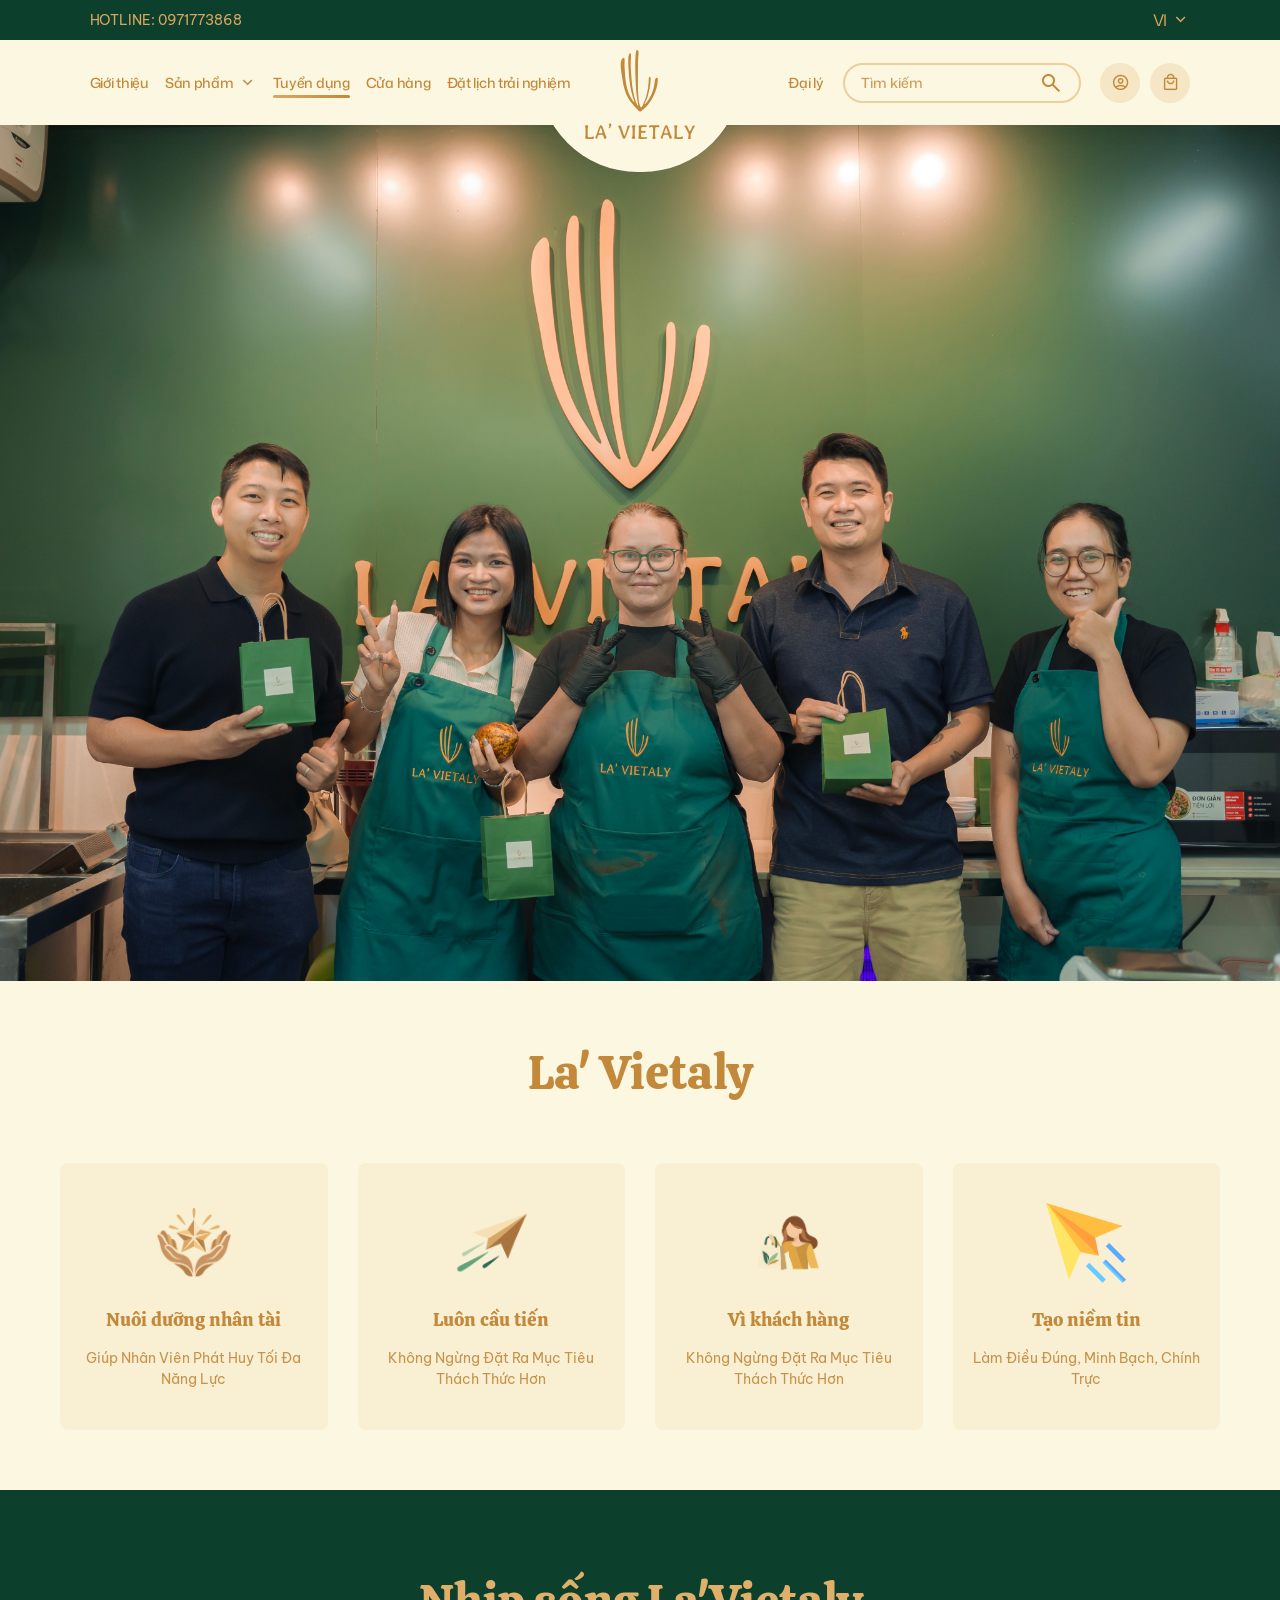
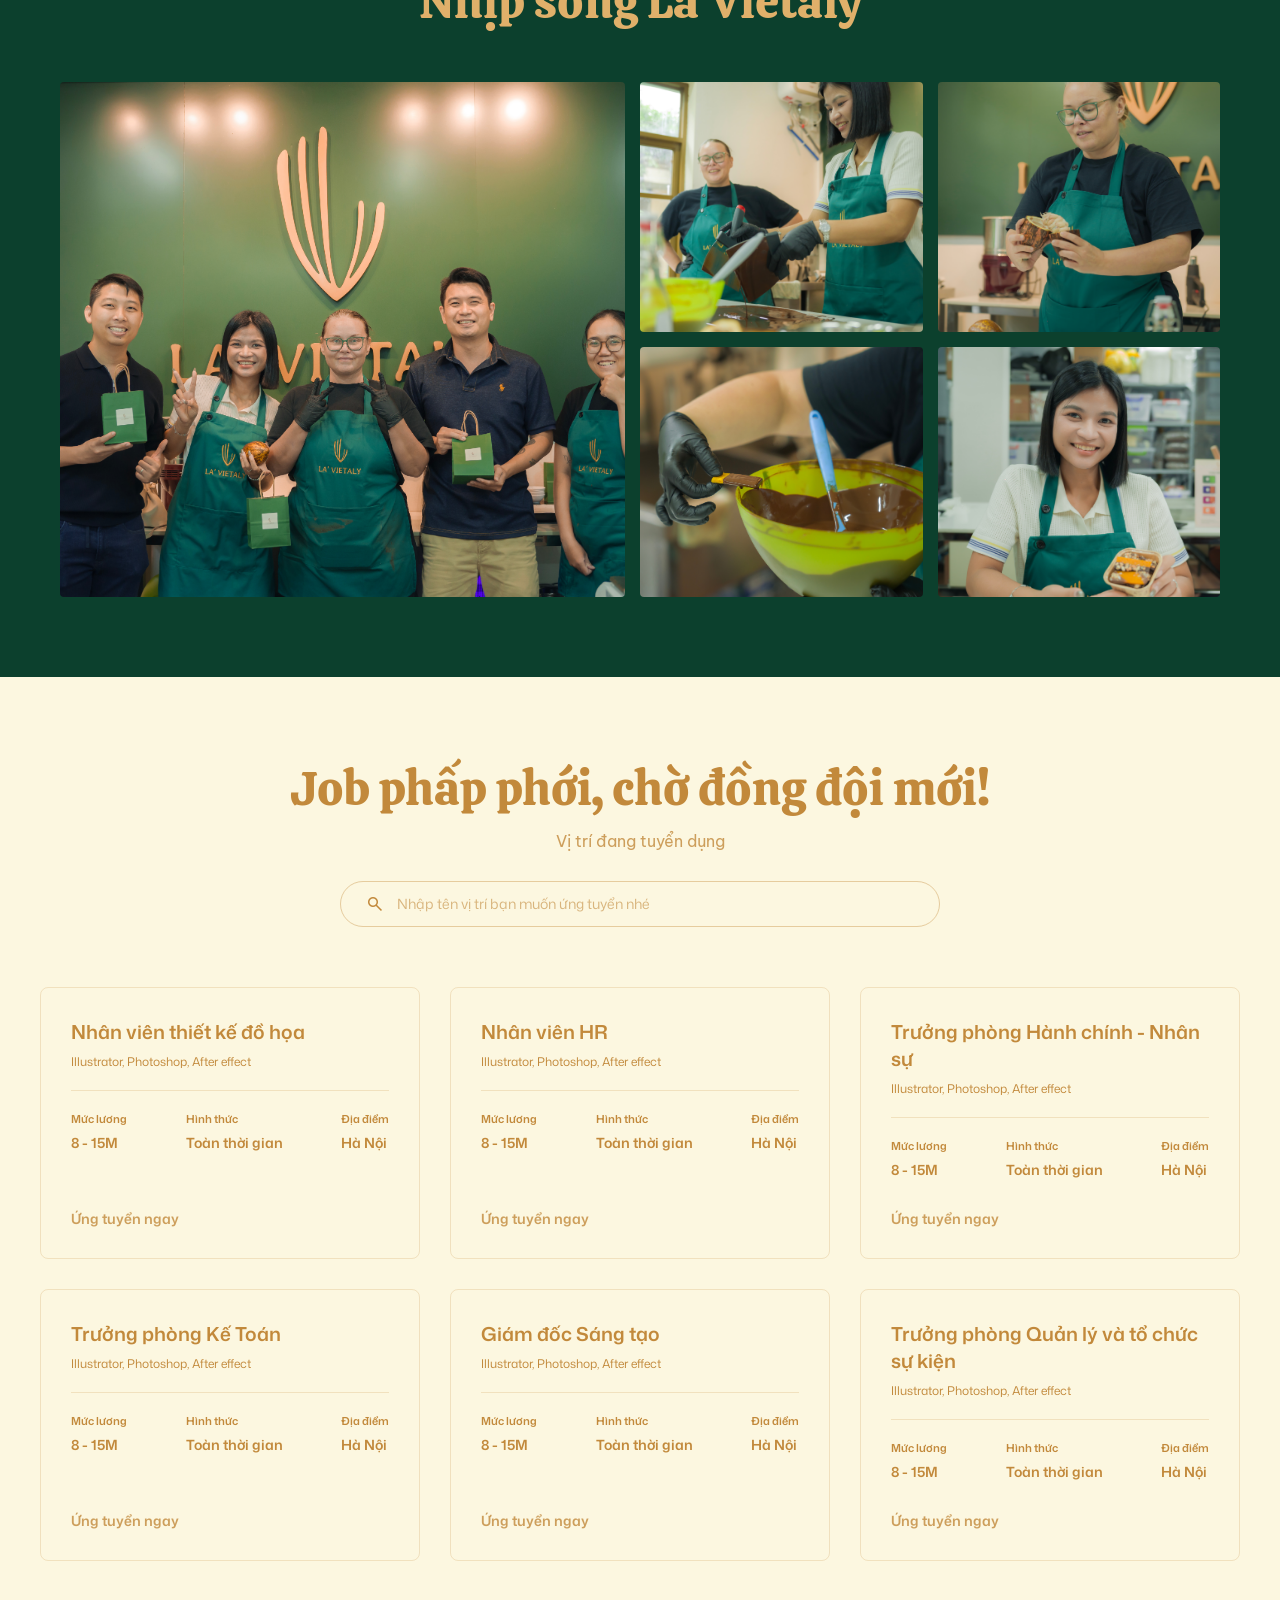
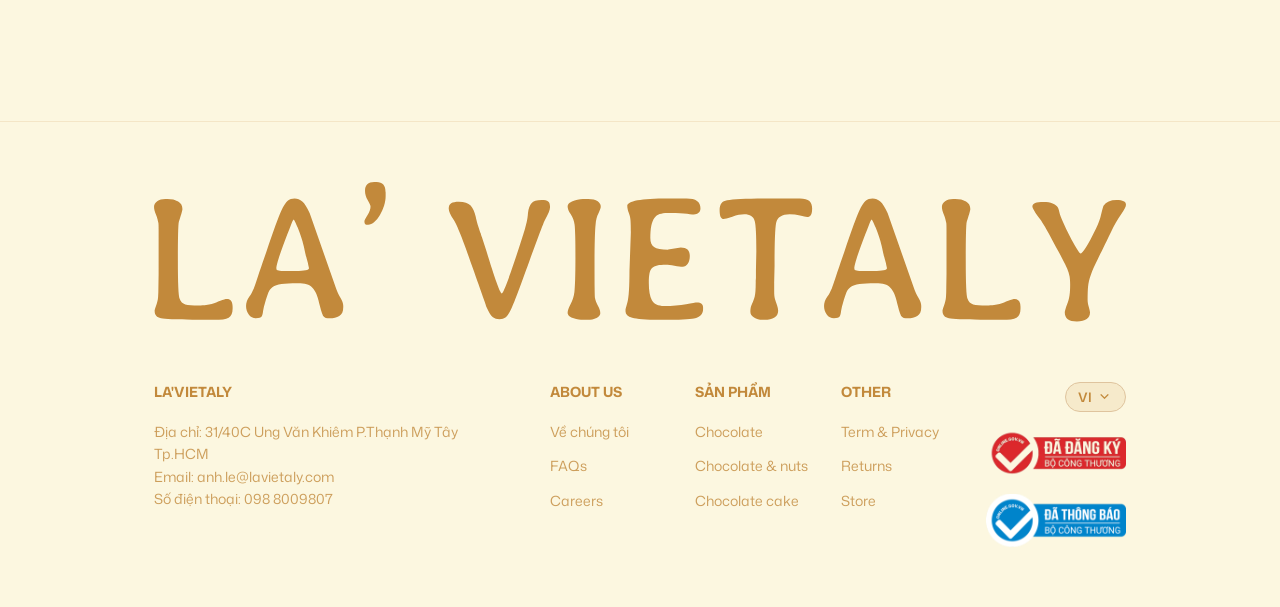
<file: recruitment.html>
<!DOCTYPE html>
<html lang="vi">

<head>
    <meta charset="utf-8">
    <meta name="viewport" content="width=device-width, initial-scale=1">
    <title>Vietaly - Tuyển dụng</title>
    <link rel="icon" href="images/logotab.svg">

    <link rel="preconnect" href="https://fonts.googleapis.com">
    <link rel="preconnect" href="https://fonts.gstatic.com" crossorigin>
    <link
        href="https://fonts.googleapis.com/css2?family=Be+Vietnam+Pro:wght@400;500;600&family=Calistoga&family=Mona+Sans:ital,wght@0,200..900;1,200..900&display=swap"
        rel="stylesheet">
    <link rel="stylesheet"
        href="https://fonts.googleapis.com/css2?family=Material+Symbols+Outlined:opsz,wght,FILL,GRAD@24,400,0,0" />

    <link rel="stylesheet" href="css/app.css">
    <script type="module" src="js/app.js"></script>
    <link rel="stylesheet" href="css/recruitment.css">
</head>

<body>
    <header class="header-wrapper">
        <div class="top-bar">
            <div class="custom-container">
                <div class="hotline">HOTLINE: 0971773868</div>
                <div class="language-selector" id="language-selector">
                    <span class="lang-text" id="current-lang">VI</span>
                    <span class="material-symbols-outlined">keyboard_arrow_down</span>
                    <div class="lang-dropdown">
                        <div class="lang-option" data-value="en">EN</div>
                    </div>
                </div>
            </div>
        </div>

        <div class="main-header">
            <div class="custom-container main-header-container">
                <button id="mobile-menu-toggle" class="mobile-menu-btn">
                    <span class="material-symbols-outlined">menu</span>
                </button>
                <div class="mobile-menu-overlay" id="mobile-menu-overlay"></div>
                <nav class="nav-menu" id="nav-menu">
                    <div class="mobile-menu-close">
                        <button id="mobile-menu-close-btn" class="mobile-menu-btn">
                            <span class="material-symbols-outlined">close</span>
                        </button>
                    </div>
                    <a href="about.html">Giới thiệu</a>
                    <div class="nav-item" data-path="/san-pham">
                        <span style="cursor: pointer;" onclick="window.location.href='products.html'">Sản phẩm</span>
                        <span class="material-symbols-outlined">keyboard_arrow_down</span>
                        <div class="mega-menu">
                            <div class="mega-menu-inner">
                                <div class="mega-categories">
                                    <h3>Danh mục</h3>
                                    <ul>
                                        <li><a href="#" class="cat-link active" data-target="cat-artisan">Socola
                                                thủ công (Artisan)</a></li>
                                        <li><a href="#" class="cat-link" data-target="cat-bars">Socola thanh
                                                (Bars)</a></li>
                                        <li><a href="#" class="cat-link" data-target="cat-truffles">Socola tươi
                                                (Truffles)</a></li>
                                        <li><a href="#" class="cat-link" data-target="cat-dark">Socola đen nguyên
                                                chất</a></li>
                                    </ul>
                                </div>

                                <div class="mega-products">
                                    <div class="mega-products-header">
                                        <h3>Sản phẩm nổi bật</h3>
                                        <a href="#" class="view-all-link">Xem tất cả<span
                                                class="material-symbols-outlined">arrow_right_alt</span></a>
                                    </div>

                                    <div class="mega-product-group active" id="cat-artisan">
                                        <div class="mega-product-card">
                                            <img src="images/cashew.png" alt="Artisan 1">
                                            <h4>Hộp Socola Artisan Nghệ Thuật</h4>
                                            <p class="price">850.000đ</p>
                                        </div>
                                        <div class="mega-product-card">
                                            <img src="images/cashew.png" alt="Artisan 2">
                                            <h4>Viên Socola Bonbon Hảo Hạng</h4>
                                            <p class="price">320.000đ</p>
                                        </div>
                                        <div class="mega-product-card">
                                            <img src="images/cashew.png" alt="Artisan 3">
                                            <h4>Set Quà Tặng Artisan Độc Bản</h4>
                                            <p class="price">1.500.000đ</p>
                                        </div>
                                    </div>

                                    <div class="mega-product-group" id="cat-bars">
                                        <div class="mega-product-card">
                                            <img src="images/cashew.png" alt="Bar 1">
                                            <h4>Thanh Socola Đen 85% Cacao</h4>
                                            <p class="price">190.000đ</p>
                                        </div>
                                        <div class="mega-product-card">
                                            <img src="images/cashew.png" alt="Bar 2">
                                            <h4>Thanh Socola Sữa Trái Cây Hạt Dẻ</h4>
                                            <p class="price">210.000đ</p>
                                        </div>
                                    </div>

                                    <div class="mega-product-group" id="cat-truffles">
                                        <div class="mega-product-card">
                                            <img src="images/cashew.png" alt="Truffle 1">
                                            <h4>Truffle Trà Xanh Matcha</h4>
                                            <p class="price">250.000đ</p>
                                        </div>
                                        <div class="mega-product-card">
                                            <img src="images/cashew.png" alt="Truffle 2">
                                            <h4>Truffle Dâu Tây Sữa</h4>
                                            <p class="price">280.000đ</p>
                                        </div>
                                        <div class="mega-product-card">
                                            <img src="images/cashew.png" alt="Truffle 3">
                                            <h4>Truffle Caramel Muối Biển</h4>
                                            <p class="price">260.000đ</p>
                                        </div>
                                        <div class="mega-product-card">
                                            <img src="images/cashew.png" alt="Truffle 4">
                                            <h4>Truffle Socola Đắng Nguyên Chất</h4>
                                            <p class="price">290.000đ</p>
                                        </div>
                                    </div>
                                </div>
                            </div>
                        </div>
                    </div>
                    <a href="recruitment.html">Tuyển dụng</a>
                    <a href="store.html">Cửa hàng</a>
                    <a href="workshop.html">Đặt lịch trải nghiệm</a>
                    <div class="magic-line"></div>
                </nav>

                <div class="logo-wrapper">
                    <div class="logo-container">
                        <a href="index.html" style="text-decoration: none;">
                            <img src="images/logo.svg" alt="LA' VIETALY Logo">
                        </a>
                    </div>
                </div>

                <div class="header-actions">
                    <a href="store.html" class="agency-link">Đại lý</a>
                    <div class="search-box">
                        <input type="text" placeholder="Tìm kiếm">
                        <span class="material-symbols-outlined">search</span>
                    </div>

                    <div class="icon-actions">
                        <a href="#" class="icon-btn">
                            <span class="material-symbols-outlined">account_circle</span>
                        </a>
                        <a href="cart.html" class="icon-btn">
                            <span class="material-symbols-outlined">local_mall</span>
                        </a>
                    </div>
                </div>
            </div>
        </div>
    </header>

    <main>
        <div class="recruitment-page">
            <img src="images/banner5.jpg" alt="Vietaly Tuyển dụng" class="recruitment-banner">

            <div class="recruitment-content">
                <h1 class="recruitment-title">La' Vietaly</h1>

                <div class="recruitment-grid">
                    <div class="recruitment-card">
                        <img src="images/icontalent.png" alt="Nuôi dưỡng nhân tài" class="recruitment-icon">
                        <h3>Nuôi dưỡng nhân tài</h3>
                        <p>Giúp Nhân Viên Phát Huy Tối Đa Năng Lực</p>
                    </div>

                    <div class="recruitment-card">
                        <img src="images/iconprogress.png" alt="Luôn cầu tiến" class="recruitment-icon">
                        <h3>Luôn cầu tiến</h3>
                        <p>Không Ngừng Đặt Ra Mục Tiêu Thách Thức Hơn</p>
                    </div>

                    <div class="recruitment-card">
                        <img src="images/iconcustomer.png" alt="Vì khách hàng" class="recruitment-icon">
                        <h3>Vì khách hàng</h3>
                        <p>Không Ngừng Đặt Ra Mục Tiêu Thách Thức Hơn</p>
                    </div>

                    <div class="recruitment-card">
                        <img src="images/icontrust.png" alt="Tạo niềm tin" class="recruitment-icon">
                        <h3>Tạo niềm tin</h3>
                        <p>Làm Điều Đúng, Minh Bạch, Chính Trực</p>
                    </div>
                </div>
            </div>

            <div class="nhip-song-section">
                <h2 class="nhip-song-title">Nhịp sống La'Vietaly</h2>
                <div class="nhip-song-grid">
                    <img src="images/banner5.jpg" alt="Nhịp sống 1" class="nhip-song-img nhip-song-img-1">
                    <img src="images/lavie2.jpg" alt="Nhịp sống 2" class="nhip-song-img nhip-song-img-2">
                    <img src="images/lavie3.jpg" alt="Nhịp sống 3" class="nhip-song-img nhip-song-img-3">
                    <img src="images/lavie4.jpg" alt="Nhịp sống 4" class="nhip-song-img nhip-song-img-4">
                    <img src="images/lavie5.jpg" alt="Nhịp sống 5" class="nhip-song-img nhip-song-img-5">
                </div>
            </div>

            <div class="jobs-section">
                <div class="jobs-container">
                    <div class="jobs-header">
                        <h2 class="jobs-title">Job phấp phới, chờ đồng đội mới!</h2>
                        <p class="jobs-subtitle">Vị trí đang tuyển dụng</p>

                        <div class="jobs-search-wrapper">
                            <div class="jobs-search-box">
                                <span class="material-symbols-outlined">search</span>
                                <input type="text" placeholder="Nhập tên vị trí bạn muốn ứng tuyển nhé">
                            </div>
                        </div>
                    </div>

                    <div class="jobs-grid">
                        <div class="job-card">
                            <h3 class="job-title">Nhân viên thiết kế đồ họa</h3>
                            <p class="job-skills">Illustrator, Photoshop, After effect</p>
                            <div class="job-divider"></div>
                            <div class="job-details">
                                <div class="job-detail-col">
                                    <span class="job-detail-label">Mức lương</span>
                                    <span class="job-detail-value">8 - 15M</span>
                                </div>
                                <div class="job-detail-col">
                                    <span class="job-detail-label">Hình thức</span>
                                    <span class="job-detail-value">Toàn thời gian</span>
                                </div>
                                <div class="job-detail-col">
                                    <span class="job-detail-label">Địa điểm</span>
                                    <span class="job-detail-value">Hà Nội</span>
                                </div>
                            </div>
                            <a href="apply.html" class="job-apply-link">Ứng tuyển ngay</a>
                        </div>

                        <div class="job-card">
                            <h3 class="job-title">Nhân viên HR</h3>
                            <p class="job-skills">Illustrator, Photoshop, After effect</p>
                            <div class="job-divider"></div>
                            <div class="job-details">
                                <div class="job-detail-col">
                                    <span class="job-detail-label">Mức lương</span>
                                    <span class="job-detail-value">8 - 15M</span>
                                </div>
                                <div class="job-detail-col">
                                    <span class="job-detail-label">Hình thức</span>
                                    <span class="job-detail-value">Toàn thời gian</span>
                                </div>
                                <div class="job-detail-col">
                                    <span class="job-detail-label">Địa điểm</span>
                                    <span class="job-detail-value">Hà Nội</span>
                                </div>
                            </div>
                            <a href="apply.html" class="job-apply-link">Ứng tuyển ngay</a>
                        </div>

                        <div class="job-card">
                            <h3 class="job-title">Trưởng phòng Hành chính - Nhân sự</h3>
                            <p class="job-skills">Illustrator, Photoshop, After effect</p>
                            <div class="job-divider"></div>
                            <div class="job-details">
                                <div class="job-detail-col">
                                    <span class="job-detail-label">Mức lương</span>
                                    <span class="job-detail-value">8 - 15M</span>
                                </div>
                                <div class="job-detail-col">
                                    <span class="job-detail-label">Hình thức</span>
                                    <span class="job-detail-value">Toàn thời gian</span>
                                </div>
                                <div class="job-detail-col">
                                    <span class="job-detail-label">Địa điểm</span>
                                    <span class="job-detail-value">Hà Nội</span>
                                </div>
                            </div>
                            <a href="apply.html" class="job-apply-link">Ứng tuyển ngay</a>
                        </div>

                        <div class="job-card">
                            <h3 class="job-title">Trưởng phòng Kế Toán</h3>
                            <p class="job-skills">Illustrator, Photoshop, After effect</p>
                            <div class="job-divider"></div>
                            <div class="job-details">
                                <div class="job-detail-col">
                                    <span class="job-detail-label">Mức lương</span>
                                    <span class="job-detail-value">8 - 15M</span>
                                </div>
                                <div class="job-detail-col">
                                    <span class="job-detail-label">Hình thức</span>
                                    <span class="job-detail-value">Toàn thời gian</span>
                                </div>
                                <div class="job-detail-col">
                                    <span class="job-detail-label">Địa điểm</span>
                                    <span class="job-detail-value">Hà Nội</span>
                                </div>
                            </div>
                            <a href="apply.html" class="job-apply-link">Ứng tuyển ngay</a>
                        </div>

                        <div class="job-card">
                            <h3 class="job-title">Giám đốc Sáng tạo</h3>
                            <p class="job-skills">Illustrator, Photoshop, After effect</p>
                            <div class="job-divider"></div>
                            <div class="job-details">
                                <div class="job-detail-col">
                                    <span class="job-detail-label">Mức lương</span>
                                    <span class="job-detail-value">8 - 15M</span>
                                </div>
                                <div class="job-detail-col">
                                    <span class="job-detail-label">Hình thức</span>
                                    <span class="job-detail-value">Toàn thời gian</span>
                                </div>
                                <div class="job-detail-col">
                                    <span class="job-detail-label">Địa điểm</span>
                                    <span class="job-detail-value">Hà Nội</span>
                                </div>
                            </div>
                            <a href="apply.html" class="job-apply-link">Ứng tuyển ngay</a>
                        </div>

                        <div class="job-card">
                            <h3 class="job-title">Trưởng phòng Quản lý và tổ chức sự kiện</h3>
                            <p class="job-skills">Illustrator, Photoshop, After effect</p>
                            <div class="job-divider"></div>
                            <div class="job-details">
                                <div class="job-detail-col">
                                    <span class="job-detail-label">Mức lương</span>
                                    <span class="job-detail-value">8 - 15M</span>
                                </div>
                                <div class="job-detail-col">
                                    <span class="job-detail-label">Hình thức</span>
                                    <span class="job-detail-value">Toàn thời gian</span>
                                </div>
                                <div class="job-detail-col">
                                    <span class="job-detail-label">Địa điểm</span>
                                    <span class="job-detail-value">Hà Nội</span>
                                </div>
                            </div>
                            <a href="apply.html" class="job-apply-link">Ứng tuyển ngay</a>
                        </div>
                    </div>
                </div>
            </div>
        </div>

    </main>

    <footer class="footer-section">
        <div class="custom-container">
            <img src="images/logo footer.svg" alt="LA' VIETALY Logo" class="footer-huge-logo">
            <div class="footer-grid">
                <div class="footer-col footer-col-brand">
                    <h3>LA'VIETALY</h3>
                    <p class="footer-contact-info">
                        Địa chỉ: 31/40C Ung Văn Khiêm P.Thạnh Mỹ Tây Tp.HCM<br>
                        Email: anh.le@lavietaly.com<br>
                        Số điện thoại: 098 8009807
                    </p>
                </div>
                <div class="footer-col">
                    <h3>ABOUT US</h3>
                    <ul>
                        <li><a href="about.html">Về chúng tôi</a></li>
                        <li><a href="#">FAQs</a></li>
                        <li><a href="#">Careers</a></li>
                    </ul>
                </div>
                <div class="footer-col">
                    <h3>SẢN PHẨM</h3>
                    <ul>
                        <li><a href="#">Chocolate</a></li>
                        <li><a href="#">Chocolate & nuts</a></li>
                        <li><a href="#">Chocolate cake</a></li>
                    </ul>
                </div>
                <div class="footer-col">
                    <h3>OTHER</h3>
                    <ul>
                        <li><a href="#">Term & Privacy</a></li>
                        <li><a href="#">Returns</a></li>
                        <li><a href="#">Store</a></li>
                    </ul>
                </div>
                <div class="footer-col footer-col-badges">
                    <div class="footer-lang-selector" id="footer-lang-selector">
                        <button type="button" class="footer-lang-btn">
                            <span class="footer-current-lang">VI</span>
                            <span class="material-symbols-outlined">keyboard_arrow_down</span>
                        </button>
                        <div class="footer-lang-dropdown">
                            <div class="footer-lang-option" data-value="vi">VI</div>
                            <div class="footer-lang-option" data-value="en">EN</div>
                        </div>
                    </div>
                    <img src="images/register.svg" alt="Đã đăng ký Bộ Công Thương" class="bct-logo">
                    <img src="images/noti.svg" alt="Đã thông báo Bộ Công Thương" class="bct-logo">
                </div>
            </div>
        </div>
    </footer>


</body>

</html>
</file>
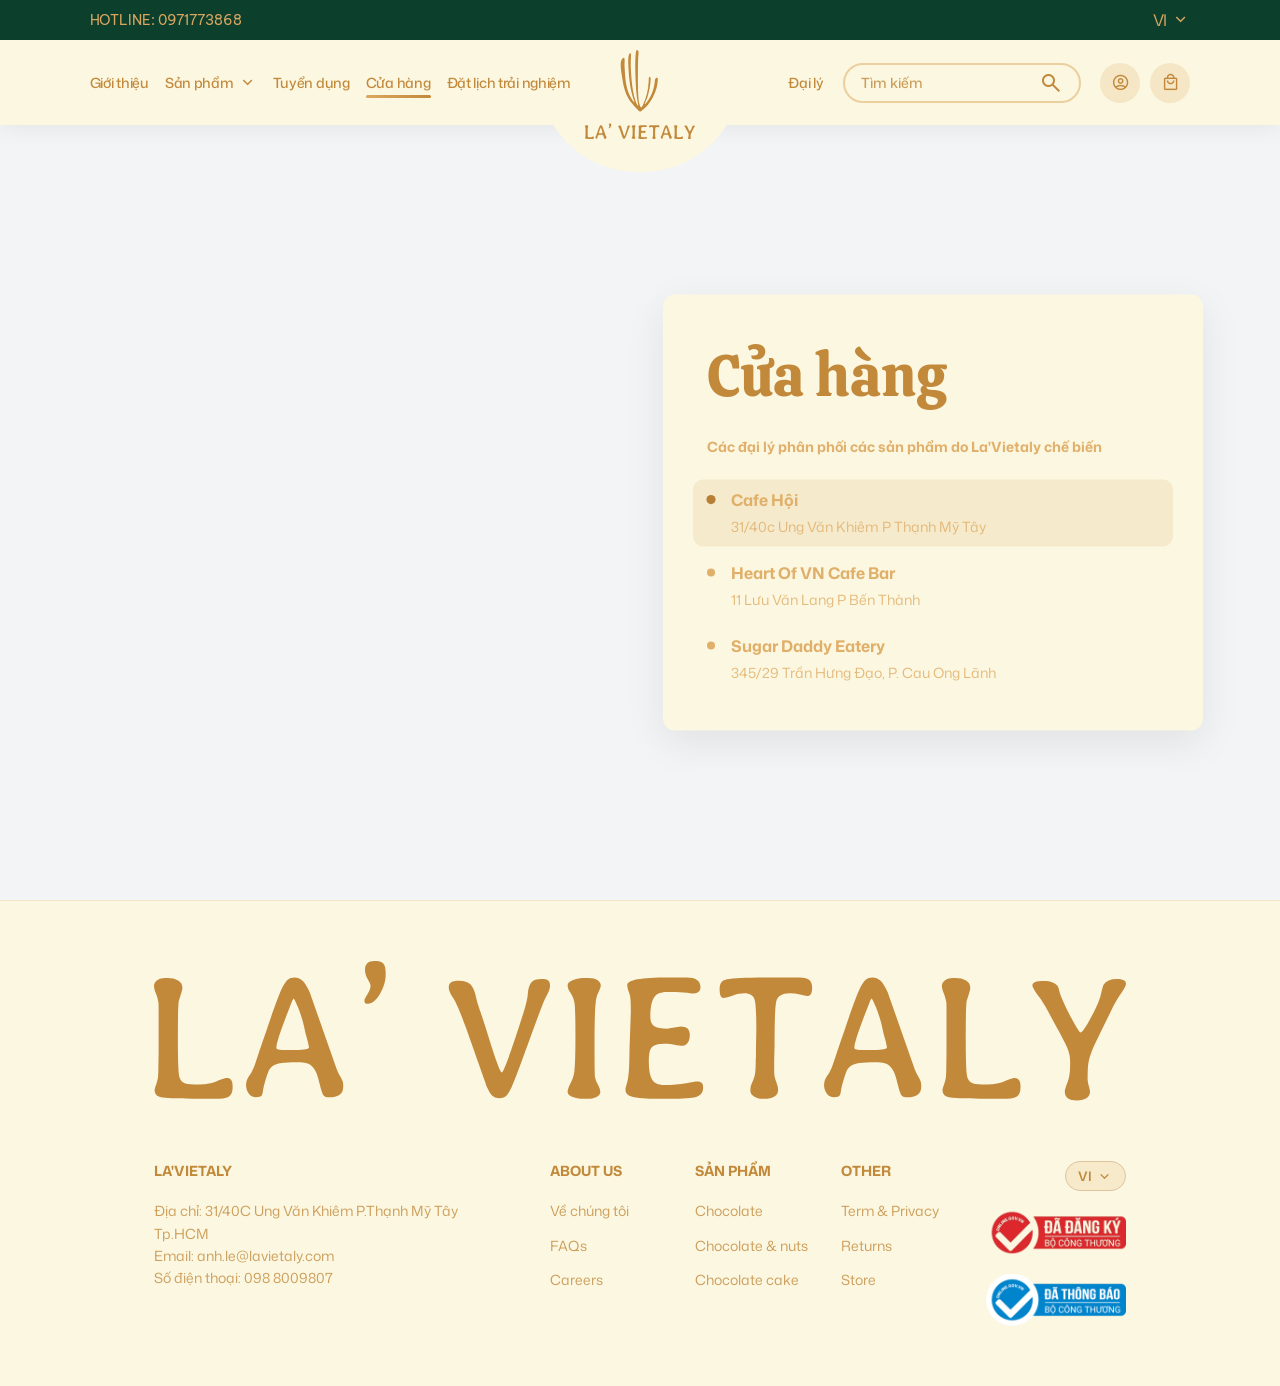
<file: store.html>
<!DOCTYPE html>
<html lang="vi">

<head>
    <meta charset="utf-8">
    <meta name="viewport" content="width=device-width, initial-scale=1">
    <title>Vietaly - Cửa hàng</title>
    <link rel="icon" href="images/logotab.svg">

    <link rel="preconnect" href="https://fonts.googleapis.com">
    <link rel="preconnect" href="https://fonts.gstatic.com" crossorigin>
    <link
        href="https://fonts.googleapis.com/css2?family=Be+Vietnam+Pro:wght@400;500;600&family=Calistoga&family=Mona+Sans:ital,wght@0,200..900;1,200..900&display=swap"
        rel="stylesheet">
    <link rel="stylesheet"
        href="https://fonts.googleapis.com/css2?family=Material+Symbols+Outlined:opsz,wght,FILL,GRAD@24,400,0,0" />

    <link rel="stylesheet" href="css/app.css">
    <script type="module" src="js/app.js"></script>
    <link rel="stylesheet" href="css/store.css">
</head>

<body>
    <header class="header-wrapper">
        <div class="top-bar">
            <div class="custom-container">
                <div class="hotline">HOTLINE: 0971773868</div>
                <div class="language-selector" id="language-selector">
                    <span class="lang-text" id="current-lang">VI</span>
                    <span class="material-symbols-outlined">keyboard_arrow_down</span>
                    <div class="lang-dropdown">
                        <div class="lang-option" data-value="en">EN</div>
                    </div>
                </div>
            </div>
        </div>

        <div class="main-header">
            <div class="custom-container main-header-container">
                <button id="mobile-menu-toggle" class="mobile-menu-btn">
                    <span class="material-symbols-outlined">menu</span>
                </button>
                <div class="mobile-menu-overlay" id="mobile-menu-overlay"></div>
                <nav class="nav-menu" id="nav-menu">
                    <div class="mobile-menu-close">
                        <button id="mobile-menu-close-btn" class="mobile-menu-btn">
                            <span class="material-symbols-outlined">close</span>
                        </button>
                    </div>
                    <a href="about.html">Giới thiệu</a>
                    <div class="nav-item" data-path="/san-pham">
                        <span style="cursor: pointer;" onclick="window.location.href='products.html'">Sản phẩm</span>
                        <span class="material-symbols-outlined">keyboard_arrow_down</span>
                        <div class="mega-menu">
                            <div class="mega-menu-inner">
                                <div class="mega-categories">
                                    <h3>Danh mục</h3>
                                    <ul>
                                        <li><a href="#" class="cat-link active" data-target="cat-artisan">Socola
                                                thủ công (Artisan)</a></li>
                                        <li><a href="#" class="cat-link" data-target="cat-bars">Socola thanh
                                                (Bars)</a></li>
                                        <li><a href="#" class="cat-link" data-target="cat-truffles">Socola tươi
                                                (Truffles)</a></li>
                                        <li><a href="#" class="cat-link" data-target="cat-dark">Socola đen nguyên
                                                chất</a></li>
                                    </ul>
                                </div>

                                <div class="mega-products">
                                    <div class="mega-products-header">
                                        <h3>Sản phẩm nổi bật</h3>
                                        <a href="#" class="view-all-link">Xem tất cả<span
                                                class="material-symbols-outlined">arrow_right_alt</span></a>
                                    </div>

                                    <div class="mega-product-group active" id="cat-artisan">
                                        <div class="mega-product-card">
                                            <img src="images/cashew.png" alt="Artisan 1">
                                            <h4>Hộp Socola Artisan Nghệ Thuật</h4>
                                            <p class="price">850.000đ</p>
                                        </div>
                                        <div class="mega-product-card">
                                            <img src="images/cashew.png" alt="Artisan 2">
                                            <h4>Viên Socola Bonbon Hảo Hạng</h4>
                                            <p class="price">320.000đ</p>
                                        </div>
                                        <div class="mega-product-card">
                                            <img src="images/cashew.png" alt="Artisan 3">
                                            <h4>Set Quà Tặng Artisan Độc Bản</h4>
                                            <p class="price">1.500.000đ</p>
                                        </div>
                                    </div>

                                    <div class="mega-product-group" id="cat-bars">
                                        <div class="mega-product-card">
                                            <img src="images/cashew.png" alt="Bar 1">
                                            <h4>Thanh Socola Đen 85% Cacao</h4>
                                            <p class="price">190.000đ</p>
                                        </div>
                                        <div class="mega-product-card">
                                            <img src="images/cashew.png" alt="Bar 2">
                                            <h4>Thanh Socola Sữa Trái Cây Hạt Dẻ</h4>
                                            <p class="price">210.000đ</p>
                                        </div>
                                    </div>

                                    <div class="mega-product-group" id="cat-truffles">
                                        <div class="mega-product-card">
                                            <img src="images/cashew.png" alt="Truffle 1">
                                            <h4>Truffle Trà Xanh Matcha</h4>
                                            <p class="price">250.000đ</p>
                                        </div>
                                        <div class="mega-product-card">
                                            <img src="images/cashew.png" alt="Truffle 2">
                                            <h4>Truffle Dâu Tây Sữa</h4>
                                            <p class="price">280.000đ</p>
                                        </div>
                                        <div class="mega-product-card">
                                            <img src="images/cashew.png" alt="Truffle 3">
                                            <h4>Truffle Caramel Muối Biển</h4>
                                            <p class="price">260.000đ</p>
                                        </div>
                                        <div class="mega-product-card">
                                            <img src="images/cashew.png" alt="Truffle 4">
                                            <h4>Truffle Socola Đắng Nguyên Chất</h4>
                                            <p class="price">290.000đ</p>
                                        </div>
                                    </div>
                                </div>
                            </div>
                        </div>
                    </div>
                    <a href="recruitment.html">Tuyển dụng</a>
                    <a href="store.html">Cửa hàng</a>
                    <a href="workshop.html">Đặt lịch trải nghiệm</a>
                    <div class="magic-line"></div>
                </nav>

                <div class="logo-wrapper">
                    <div class="logo-container">
                        <a href="index.html" style="text-decoration: none;">
                            <img src="images/logo.svg" alt="LA' VIETALY Logo">
                        </a>
                    </div>
                </div>

                <div class="header-actions">
                    <a href="store.html" class="agency-link">Đại lý</a>
                    <div class="search-box">
                        <input type="text" placeholder="Tìm kiếm">
                        <span class="material-symbols-outlined">search</span>
                    </div>

                    <div class="icon-actions">
                        <a href="#" class="icon-btn">
                            <span class="material-symbols-outlined">account_circle</span>
                        </a>
                        <a href="cart.html" class="icon-btn">
                            <span class="material-symbols-outlined">local_mall</span>
                        </a>
                    </div>
                </div>
            </div>
        </div>
    </header>

    <main>
        <div class="store-page">
        <div class="store-map-container">
            <iframe id="map-iframe"
                src="https://maps.google.com/maps?q=31/40C+Ung+Văn+Khiêm,+Phường+25,+Bình+Thạnh,+Hồ+Chí+Minh&t=&z=16&ie=UTF8&iwloc=&output=embed"
                allowfullscreen="" loading="lazy" referrerpolicy="no-referrer-when-downgrade">
            </iframe>
        </div>

        <div class="store-panel">
            <h1 class="store-title">Cửa hàng</h1>
            <p class="store-distributor-label">Các đại lý phân phối các sản phẩm do La'Vietaly chế biến</p>

            <ul class="store-agent-list">
                <li class="store-agent-item active" onclick="changeMap('hoi', this)">
                    <span class="agent-dot"></span>
                    <div class="agent-info">
                        <h4 class="agent-name">Cafe Hội</h4>
                        <p class="agent-addr">31/40c Ung Văn Khiêm P Thạnh Mỹ Tây</p>
                    </div>
                </li>

                <li class="store-agent-item" onclick="changeMap('heart', this)">
                    <span class="agent-dot"></span>
                    <div class="agent-info">
                        <h4 class="agent-name">Heart Of VN Cafe Bar</h4>
                        <p class="agent-addr">11 Lưu Văn Lang P Bến Thành</p>
                    </div>
                </li>

                <li class="store-agent-item" onclick="changeMap('sugar', this)">
                    <span class="agent-dot"></span>
                    <div class="agent-info">
                        <h4 class="agent-name">Sugar Daddy Eatery</h4>
                        <p class="agent-addr">345/29 Trần Hưng Đạo, P. Cau Ong Lãnh</p>
                    </div>
                </li>
            </ul>
        </div>
    </div>

    </main>

    <footer class="footer-section">
        <div class="custom-container">
            <img src="images/logo footer.svg" alt="LA' VIETALY Logo" class="footer-huge-logo">
            <div class="footer-grid">
                <div class="footer-col footer-col-brand">
                    <h3>LA'VIETALY</h3>
                    <p class="footer-contact-info">
                        Địa chỉ: 31/40C Ung Văn Khiêm P.Thạnh Mỹ Tây Tp.HCM<br>
                        Email: anh.le@lavietaly.com<br>
                        Số điện thoại: 098 8009807
                    </p>
                </div>
                <div class="footer-col">
                    <h3>ABOUT US</h3>
                    <ul>
                        <li><a href="about.html">Về chúng tôi</a></li>
                        <li><a href="#">FAQs</a></li>
                        <li><a href="#">Careers</a></li>
                    </ul>
                </div>
                <div class="footer-col">
                    <h3>SẢN PHẨM</h3>
                    <ul>
                        <li><a href="#">Chocolate</a></li>
                        <li><a href="#">Chocolate & nuts</a></li>
                        <li><a href="#">Chocolate cake</a></li>
                    </ul>
                </div>
                <div class="footer-col">
                    <h3>OTHER</h3>
                    <ul>
                        <li><a href="#">Term & Privacy</a></li>
                        <li><a href="#">Returns</a></li>
                        <li><a href="#">Store</a></li>
                    </ul>
                </div>
                <div class="footer-col footer-col-badges">
                    <div class="footer-lang-selector" id="footer-lang-selector">
                        <button type="button" class="footer-lang-btn">
                            <span class="footer-current-lang">VI</span>
                            <span class="material-symbols-outlined">keyboard_arrow_down</span>
                        </button>
                        <div class="footer-lang-dropdown">
                            <div class="footer-lang-option" data-value="vi">VI</div>
                            <div class="footer-lang-option" data-value="en">EN</div>
                        </div>
                    </div>
                    <img src="images/register.svg" alt="Đã đăng ký Bộ Công Thương" class="bct-logo">
                    <img src="images/noti.svg" alt="Đã thông báo Bộ Công Thương" class="bct-logo">
                </div>
            </div>
        </div>
    </footer>

    <script>
        const maps = {
            hoi: "https://maps.google.com/maps?q=31/40C+Ung+Văn+Khiêm,+Phường+25,+Bình+Thạnh,+Hồ+Chí+Minh&t=&z=16&ie=UTF8&iwloc=&output=embed",
            heart: "https://maps.google.com/maps?q=11+Lưu+Văn+Lang,+Phường+Bến+Thành,+Quận+1,+Hồ+Chí+Minh&t=&z=16&ie=UTF8&iwloc=&output=embed",
            sugar: "https://maps.google.com/maps?q=345/29+Trần+Hưng+Đạo,+Cầu+Kho,+Quận+1,+Hồ+Chí+Minh&t=&z=16&ie=UTF8&iwloc=&output=embed"
        };

        function changeMap(key, element) {
            if (maps[key]) {
                document.getElementById('map-iframe').src = maps[key];
            }

            const items = document.querySelectorAll('.store-agent-item');
            items.forEach(item => item.classList.remove('active'));
            if (element) {
                element.classList.add('active');
            }
        }
    </script>
</body>

</html>
</file>
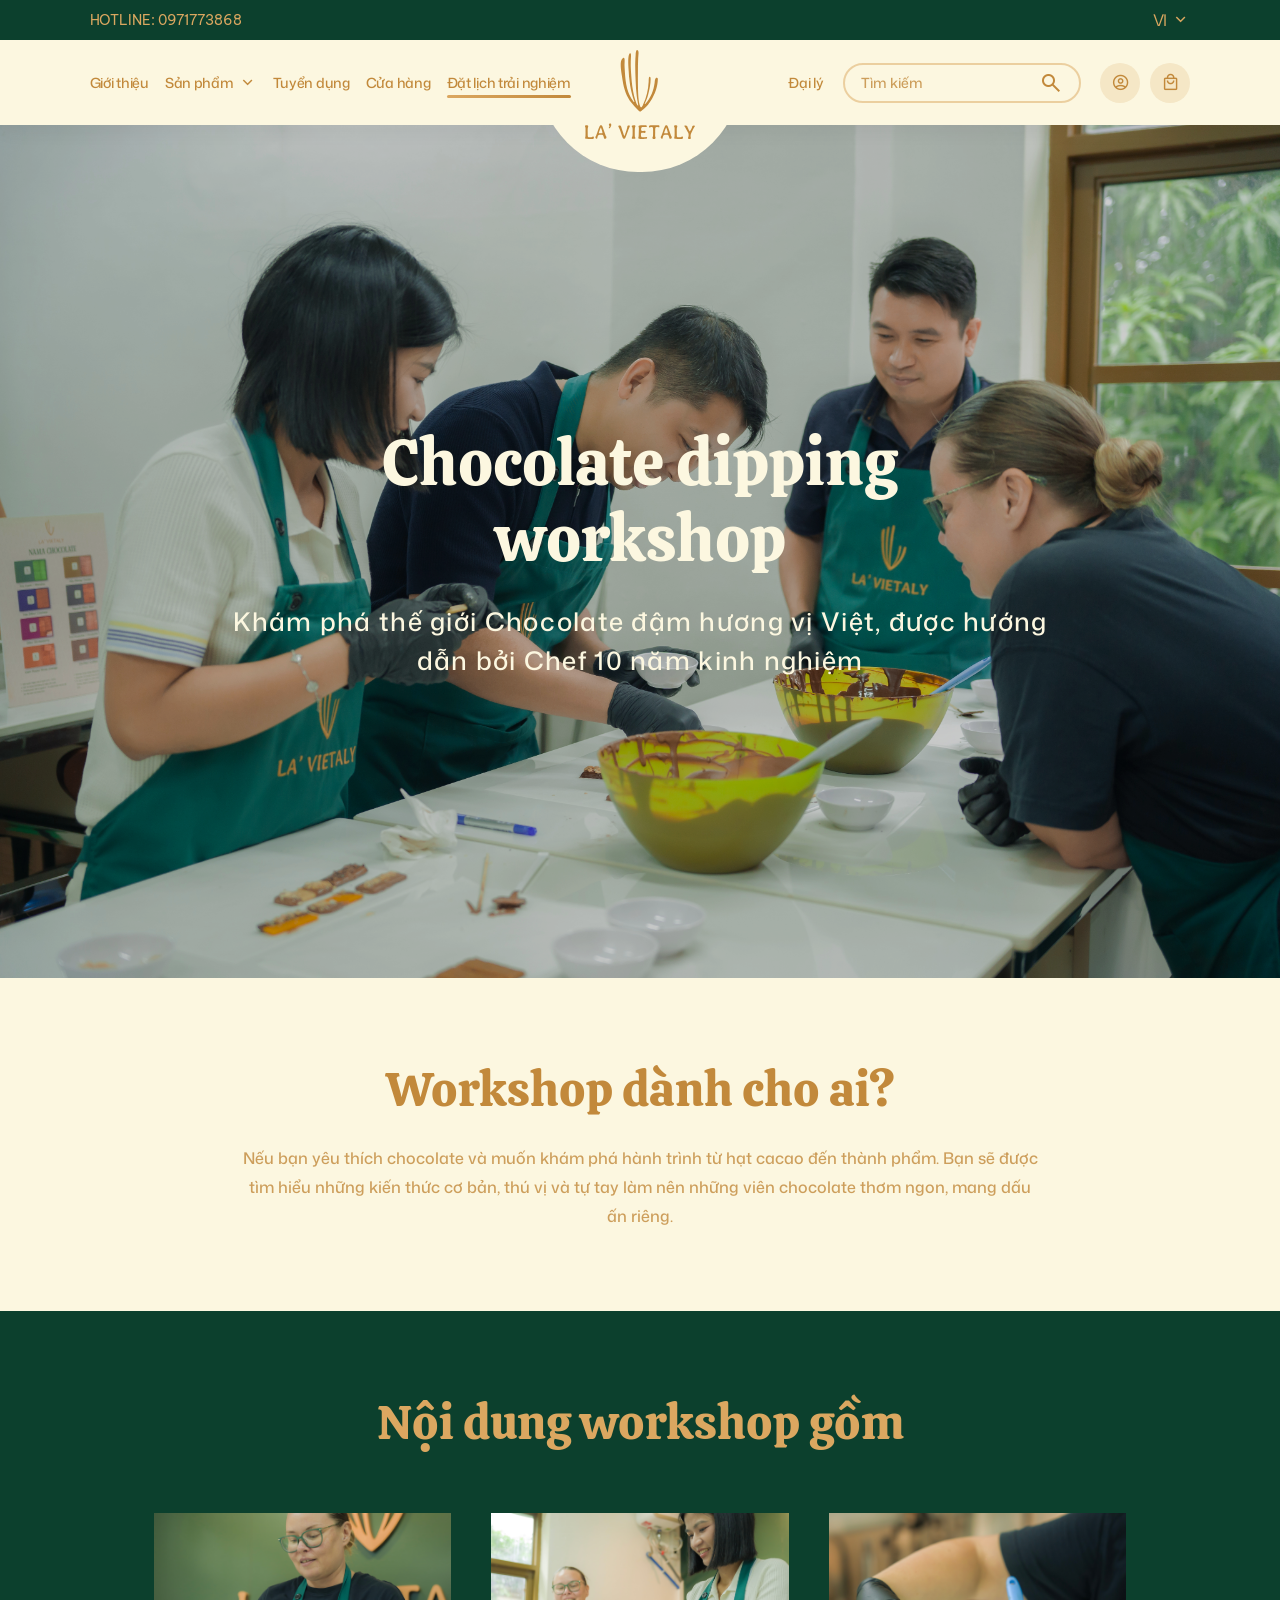
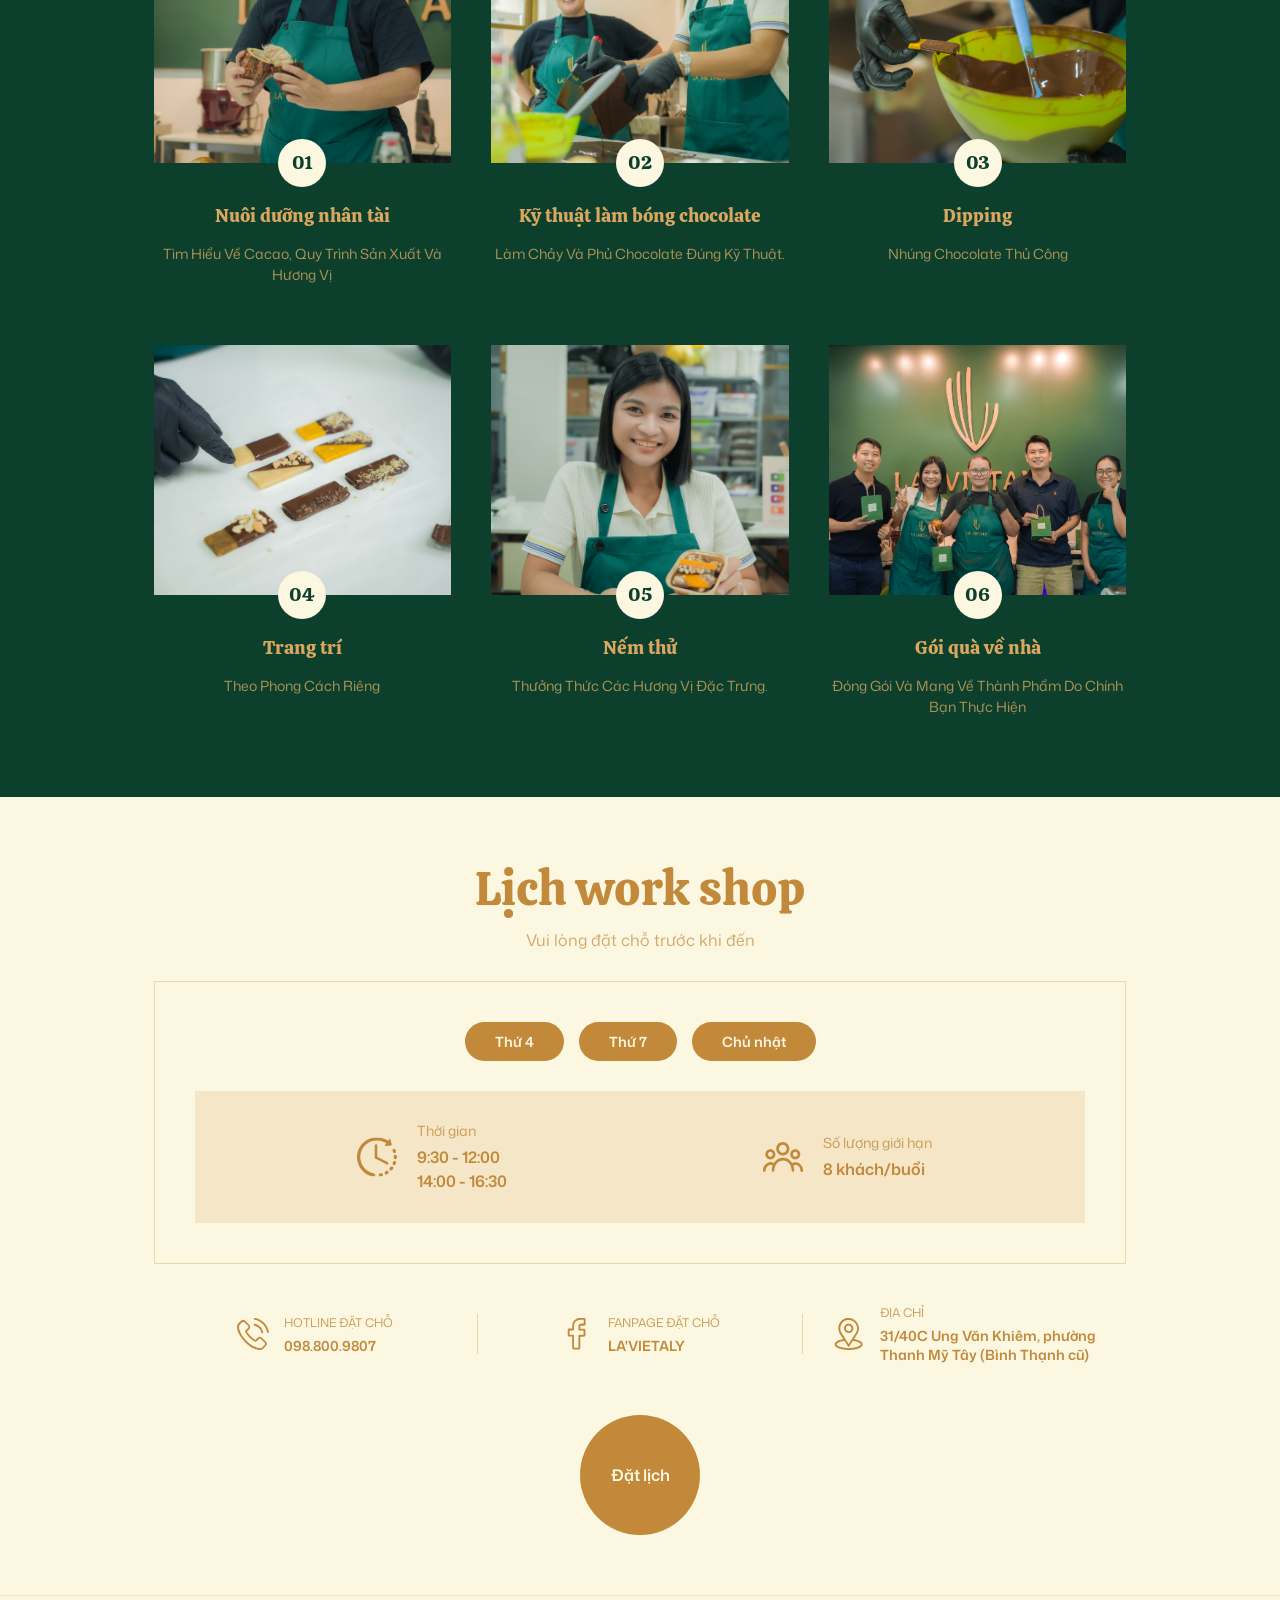
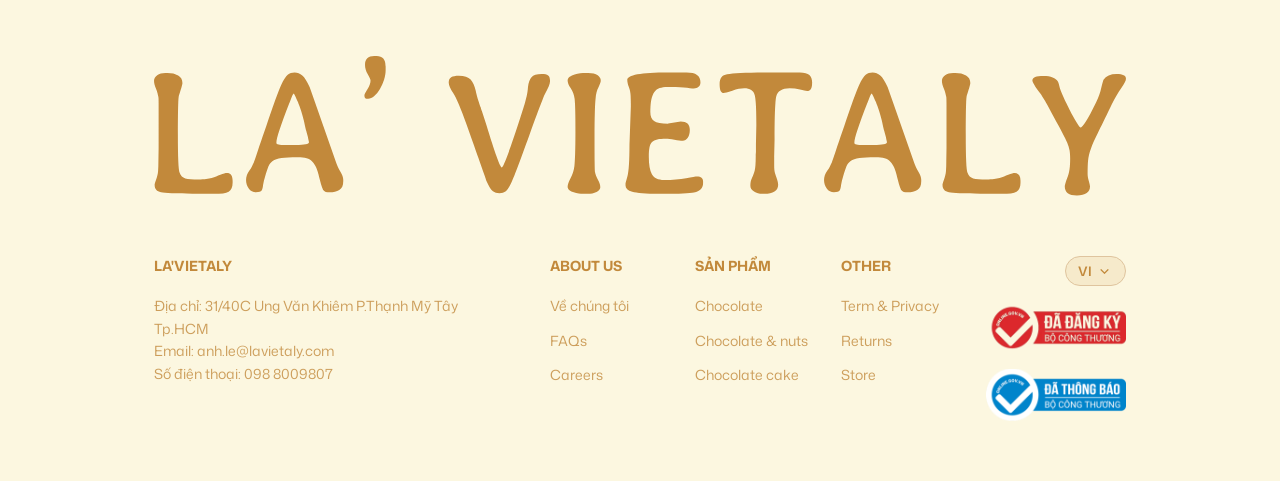
<file: workshop.html>
<!DOCTYPE html>
<html lang="vi">

<head>
    <meta charset="utf-8">
    <meta name="viewport" content="width=device-width, initial-scale=1">
    <title>Vietaly - Workshop</title>
    <link rel="icon" href="images/logotab.svg">

    <link rel="preconnect" href="https://fonts.googleapis.com">
    <link rel="preconnect" href="https://fonts.gstatic.com" crossorigin>
    <link
        href="https://fonts.googleapis.com/css2?family=Be+Vietnam+Pro:wght@400;500;600&family=Calistoga&family=Mona+Sans:ital,wght@0,200..900;1,200..900&display=swap"
        rel="stylesheet">
    <link rel="stylesheet"
        href="https://fonts.googleapis.com/css2?family=Material+Symbols+Outlined:opsz,wght,FILL,GRAD@24,400,0,0" />

    <link rel="stylesheet" href="css/app.css">
    <script type="module" src="js/app.js"></script>
    <link rel="stylesheet" href="css/workshop.css">
</head>

<body>
    <header class="header-wrapper">
        <div class="top-bar">
            <div class="custom-container">
                <div class="hotline">HOTLINE: 0971773868</div>
                <div class="language-selector" id="language-selector">
                    <span class="lang-text" id="current-lang">VI</span>
                    <span class="material-symbols-outlined">keyboard_arrow_down</span>
                    <div class="lang-dropdown">
                        <div class="lang-option" data-value="en">EN</div>
                    </div>
                </div>
            </div>
        </div>

        <div class="main-header">
            <div class="custom-container main-header-container">
                <button id="mobile-menu-toggle" class="mobile-menu-btn">
                    <span class="material-symbols-outlined">menu</span>
                </button>
                <div class="mobile-menu-overlay" id="mobile-menu-overlay"></div>
                <nav class="nav-menu" id="nav-menu">
                    <div class="mobile-menu-close">
                        <button id="mobile-menu-close-btn" class="mobile-menu-btn">
                            <span class="material-symbols-outlined">close</span>
                        </button>
                    </div>
                    <a href="about.html">Giới thiệu</a>
                    <div class="nav-item" data-path="/san-pham">
                        <span class="nav-product-link" onclick="window.location.href='products.html'">Sản phẩm</span>
                        <span class="material-symbols-outlined">keyboard_arrow_down</span>
                        <div class="mega-menu">
                            <div class="mega-menu-inner">
                                <div class="mega-categories">
                                    <h3>Danh mục</h3>
                                    <ul>
                                        <li><a href="#" class="cat-link active" data-target="cat-artisan">Socola thủ
                                                công (Artisan)</a></li>
                                        <li><a href="#" class="cat-link" data-target="cat-bars">Socola thanh (Bars)</a>
                                        </li>
                                        <li><a href="#" class="cat-link" data-target="cat-truffles">Socola tươi
                                                (Truffles)</a></li>
                                        <li><a href="#" class="cat-link" data-target="cat-dark">Socola đen nguyên
                                                chất</a></li>
                                    </ul>
                                </div>

                                <div class="mega-products">
                                    <div class="mega-products-header">
                                        <h3>Sản phẩm nổi bật</h3>
                                        <a href="#" class="view-all-link">Xem tất cả<span
                                                class="material-symbols-outlined">arrow_right_alt</span></a>
                                    </div>

                                    <div class="mega-product-group active" id="cat-artisan">
                                        <div class="mega-product-card">
                                            <img src="images/cashew.png" alt="Artisan 1">
                                            <h4>Hộp Socola Artisan Nghệ Thuật</h4>
                                            <p class="price">850.000đ</p>
                                        </div>
                                        <div class="mega-product-card">
                                            <img src="images/cashew.png" alt="Artisan 2">
                                            <h4>Viên Socola Bonbon Hảo Hạng</h4>
                                            <p class="price">320.000đ</p>
                                        </div>
                                    </div>
                                </div>
                            </div>
                        </div>
                    </div>
                    <a href="recruitment.html">Tuyển dụng</a>
                    <a href="store.html">Cửa hàng</a>
                    <a href="workshop.html">Đặt lịch trải nghiệm</a>
                    <div class="magic-line"></div>
                </nav>

                <div class="logo-wrapper">
                    <div class="logo-container">
                        <a href="index.html" class="logo-link">
                            <img src="images/logo.svg" alt="LA' VIETALY Logo">
                        </a>
                    </div>
                </div>

                <div class="header-actions">
                    <a href="store.html" class="agency-link">Đại lý</a>
                    <div class="search-box">
                        <input type="text" placeholder="Tìm kiếm">
                        <span class="material-symbols-outlined">search</span>
                    </div>

                    <div class="icon-actions">
                        <a href="#" class="icon-btn">
                            <span class="material-symbols-outlined">account_circle</span>
                        </a>
                        <a href="cart.html" class="icon-btn">
                            <span class="material-symbols-outlined">local_mall</span>
                        </a>
                    </div>
                </div>
            </div>
        </div>
    </header>

    <main>
        <div class="workshop-page">
            <section class="workshop-hero">
                <img src="images/banner6.jpg" alt="Chocolate Dipping Workshop" class="workshop-hero-img">
                <div class="workshop-hero-overlay"></div>
                <div class="workshop-hero-content">
                    <h1 class="workshop-hero-title">Chocolate dipping<br>workshop</h1>
                    <p class="workshop-hero-subtitle">Khám phá thế giới Chocolate đậm hương vị Việt, được hướng dẫn bởi
                        Chef 10 năm kinh nghiệm</p>
                </div>
            </section>

            <section class="workshop-who">
                <div class="custom-container">
                    <div class="workshop-who-content">
                        <h2>Workshop dành cho ai?</h2>
                        <p>Nếu bạn yêu thích chocolate và muốn khám phá hành trình từ hạt cacao đến thành phẩm. Bạn sẽ
                            được tìm hiểu những kiến thức cơ bản, thú vị và tự tay làm nên những viên chocolate thơm
                            ngon, mang dấu ấn riêng.</p>
                    </div>
                </div>
            </section>
            <section class="workshop-content-section">
                <div class="custom-container">
                    <h2 class="workshop-section-title">Nội dung workshop gồm</h2>
                    <div class="workshop-grid">
                        <div class="workshop-item">
                            <div class="workshop-img-wrapper">
                                <img src="images/workshop1.jpg" alt="Nuôi dưỡng nhân tài">
                                <div class="workshop-number">01</div>
                            </div>
                            <h3>Nuôi dưỡng nhân tài</h3>
                            <p>Tìm Hiểu Về Cacao, Quy Trình Sản Xuất Và Hương Vị</p>
                        </div>
                        <div class="workshop-item">
                            <div class="workshop-img-wrapper">
                                <img src="images/workshop2.jpg" alt="Kỹ thuật làm bóng chocolate">
                                <div class="workshop-number">02</div>
                            </div>
                            <h3>Kỹ thuật làm bóng chocolate</h3>
                            <p>Làm Chảy Và Phủ Chocolate Đúng Kỹ Thuật.</p>
                        </div>
                        <div class="workshop-item">
                            <div class="workshop-img-wrapper">
                                <img src="images/workshop3.jpg" alt="Dipping">
                                <div class="workshop-number">03</div>
                            </div>
                            <h3>Dipping</h3>
                            <p>Nhúng Chocolate Thủ Công</p>
                        </div>
                        <div class="workshop-item">
                            <div class="workshop-img-wrapper">
                                <img src="images/workshop4.jpg" alt="Trang trí">
                                <div class="workshop-number">04</div>
                            </div>
                            <h3>Trang trí</h3>
                            <p>Theo Phong Cách Riêng</p>
                        </div>
                        <div class="workshop-item">
                            <div class="workshop-img-wrapper">
                                <img src="images/workshop5.jpg" alt="Nếm thử">
                                <div class="workshop-number">05</div>
                            </div>
                            <h3>Nếm thử</h3>
                            <p>Thưởng Thức Các Hương Vị Đặc Trưng.</p>
                        </div>
                        <div class="workshop-item">
                            <div class="workshop-img-wrapper">
                                <img src="images/workshop6.jpg" alt="Gói quà về nhà">
                                <div class="workshop-number">06</div>
                            </div>
                            <h3>Gói quà về nhà</h3>
                            <p>Đóng Gói Và Mang Về Thành Phẩm Do Chính Bạn Thực Hiện</p>
                        </div>
                    </div>
                </div>
            </section>

            <section class="schedule-section">
                <div class="custom-container schedule-container">
                    <h2 class="schedule-title">Lịch work shop</h2>
                    <p class="schedule-subtitle">Vui lòng đặt chỗ trước khi đến</p>

                    <div class="schedule-box">
                        <div class="schedule-days">
                            <div class="day-badge">Thứ 4</div>
                            <div class="day-badge">Thứ 7</div>
                            <div class="day-badge">Chủ nhật</div>
                        </div>

                        <div class="schedule-details">
                            <div class="detail-item">
                                <img src="images/icontime.svg" alt="Time" class="detail-icon">
                                <div class="detail-text">
                                    <span>Thời gian</span>
                                    <strong>9:30 - 12:00<br>14:00 - 16:30</strong>
                                </div>
                            </div>
                            <div class="detail-item">
                                <img src="images/iconguest.svg" alt="Guest" class="detail-icon">
                                <div class="detail-text">
                                    <span>Số lượng giới hạn</span>
                                    <strong>8 khách/buổi</strong>
                                </div>
                            </div>
                        </div>
                    </div>

                    <div class="schedule-contacts">
                        <div class="contact-item">
                            <img src="images/iconphone.svg" alt="Hotline" class="contact-icon">
                            <div class="contact-text">
                                <span>HOTLINE ĐẶT CHỖ</span>
                                <strong>098.800.9807</strong>
                            </div>
                        </div>
                        <div class="contact-divider"></div>
                        <div class="contact-item">
                            <img src="images/iconfb.svg" alt="Fanpage" class="contact-icon">
                            <div class="contact-text">
                                <span>FANPAGE ĐẶT CHỖ</span>
                                <strong>LA'VIETALY</strong>
                            </div>
                        </div>
                        <div class="contact-divider"></div>
                        <div class="contact-item">
                            <img src="images/iconaddress.svg" alt="Address" class="contact-icon">
                            <div class="contact-text">
                                <span>ĐỊA CHỈ</span>
                                <strong>31/40C Ung Văn Khiêm, phường<br>Thanh Mỹ Tây (Bình Thạnh cũ)</strong>
                            </div>
                        </div>
                    </div>

                    <div class="schedule-action">
                        <a href="javascript:void(0)" class="btn-book" id="open-booking-modal">Đặt lịch</a>
                    </div>
                </div>
            </section>
        </div>
    </main>

    <!-- Booking Popup Modal -->
    <div class="booking-modal-overlay" id="booking-modal">
        <div class="booking-modal-card">
            <button class="booking-modal-close" id="close-booking-modal" aria-label="Đóng popup">
                <span class="material-symbols-outlined">close</span>
            </button>

            <h2 class="booking-modal-title">Đặt lịch</h2>

            <form class="booking-form" id="booking-form"
                onsubmit="event.preventDefault(); alert('Đặt lịch thành công! Chúng tôi sẽ liên hệ với bạn sớm nhất.'); document.getElementById('booking-modal').classList.remove('active'); document.body.style.overflow='';">
                <div class="booking-form-row">
                    <div class="booking-form-group">
                        <label>Họ và Tên*</label>
                        <input type="text" placeholder="Nguyễn Văn A" required>
                    </div>
                    <div class="booking-form-group">
                        <label>Số điện thoại*</label>
                        <input type="tel" placeholder="0123456789" required>
                    </div>
                </div>

                <div class="booking-form-group full-width">
                    <label>Khu vực*</label>
                    <input type="text" placeholder="Phường, Thành phố,..." required>
                </div>

                <div class="booking-form-row">
                    <div class="booking-form-group">
                        <label>Email*</label>
                        <input type="email" placeholder="Email của bạn" required>
                    </div>
                    <div class="booking-form-group">
                        <label>Độ tuổi</label>
                        <div class="custom-select-box" id="custom-age-dropdown">
                            <input type="hidden" name="age" id="booking-age-input" required>
                            <div class="custom-select-trigger">
                                <span class="custom-select-label">Lựa chọn độ tuổi</span>
                                <span class="material-symbols-outlined select-arrow">expand_more</span>
                            </div>
                            <div class="custom-select-options">
                                <div class="custom-option" data-value="under-18">Dưới 18 tuổi</div>
                                <div class="custom-option" data-value="18-25">18 - 25 tuổi</div>
                                <div class="custom-option" data-value="26-35">26 - 35 tuổi</div>
                                <div class="custom-option" data-value="36-50">36 - 50 tuổi</div>
                                <div class="custom-option" data-value="over-50">Trên 50 tuổi</div>
                            </div>
                        </div>
                    </div>
                </div>

                <div class="booking-form-group full-width">
                    <label>Facebook</label>
                    <input type="text" placeholder="Facebook của bạn">
                </div>

                <div class="booking-divider"></div>

                <div class="booking-option-group">
                    <label class="booking-option-title">Chọn ngày</label>
                    <div class="booking-pill-list" id="day-pill-list">
                        <button type="button" class="booking-pill active" data-value="thu-4">Thứ 4</button>
                        <button type="button" class="booking-pill" data-value="thu-7">Thứ 7</button>
                        <button type="button" class="booking-pill" data-value="chu-nhat">Chủ nhật</button>
                    </div>
                </div>

                <div class="booking-option-group">
                    <label class="booking-option-title">Chọn giờ</label>
                    <div class="booking-pill-list" id="time-pill-list">
                        <button type="button" class="booking-pill active" data-value="9:30-12:00">9:30 - 12:00</button>
                        <button type="button" class="booking-pill" data-value="14:00-16:30">14:00 - 16:30</button>
                    </div>
                </div>

                <div class="booking-submit-wrap">
                    <button type="submit" class="booking-btn-submit">Đặt lịch</button>
                </div>
            </form>
        </div>
    </div>

    <script>
        document.addEventListener('DOMContentLoaded', () => {
            const openBtn = document.getElementById('open-booking-modal');
            const closeBtn = document.getElementById('close-booking-modal');
            const modal = document.getElementById('booking-modal');

            if (openBtn && modal) {
                openBtn.addEventListener('click', (e) => {
                    e.preventDefault();
                    modal.classList.add('active');
                    document.body.style.overflow = 'hidden';
                });
            }

            if (closeBtn && modal) {
                closeBtn.addEventListener('click', () => {
                    modal.classList.remove('active');
                    document.body.style.overflow = '';
                });
            }

            if (modal) {
                modal.addEventListener('click', (e) => {
                    if (e.target === modal) {
                        modal.classList.remove('active');
                        document.body.style.overflow = '';
                    }
                });
            }

            // Handle pill selections
            const setupPillGroup = (containerId) => {
                const container = document.getElementById(containerId);
                if (!container) return;
                const pills = container.querySelectorAll('.booking-pill');
                pills.forEach(pill => {
                    pill.addEventListener('click', () => {
                        pills.forEach(p => p.classList.remove('active'));
                        pill.classList.add('active');
                    });
                });
            };

            setupPillGroup('day-pill-list');
            setupPillGroup('time-pill-list');

            // Handle custom age dropdown
            const customDropdown = document.getElementById('custom-age-dropdown');
            if (customDropdown) {
                const trigger = customDropdown.querySelector('.custom-select-trigger');
                const label = customDropdown.querySelector('.custom-select-label');
                const hiddenInput = document.getElementById('booking-age-input');
                const options = customDropdown.querySelectorAll('.custom-option');

                trigger.addEventListener('click', (e) => {
                    e.stopPropagation();
                    customDropdown.classList.toggle('open');
                });

                options.forEach(opt => {
                    opt.addEventListener('click', (e) => {
                        e.stopPropagation();
                        options.forEach(o => o.classList.remove('selected'));
                        opt.classList.add('selected');
                        label.textContent = opt.textContent;
                        label.classList.add('has-value');
                        hiddenInput.value = opt.getAttribute('data-value');
                        customDropdown.classList.remove('open');
                    });
                });

                document.addEventListener('click', (e) => {
                    if (!customDropdown.contains(e.target)) {
                        customDropdown.classList.remove('open');
                    }
                });
            }
        });
    </script>

    <footer class="footer-section">
        <div class="custom-container">
            <img src="images/logo footer.svg" alt="LA' VIETALY Logo" class="footer-huge-logo">
            <div class="footer-grid">
                <div class="footer-col footer-col-brand">
                    <h3>LA'VIETALY</h3>
                    <p class="footer-contact-info">
                        Địa chỉ: 31/40C Ung Văn Khiêm P.Thạnh Mỹ Tây Tp.HCM<br>
                        Email: anh.le@lavietaly.com<br>
                        Số điện thoại: 098 8009807
                    </p>
                </div>
                <div class="footer-col">
                    <h3>ABOUT US</h3>
                    <ul>
                        <li><a href="about.html">Về chúng tôi</a></li>
                        <li><a href="#">FAQs</a></li>
                        <li><a href="#">Careers</a></li>
                    </ul>
                </div>
                <div class="footer-col">
                    <h3>SẢN PHẨM</h3>
                    <ul>
                        <li><a href="#">Chocolate</a></li>
                        <li><a href="#">Chocolate & nuts</a></li>
                        <li><a href="#">Chocolate cake</a></li>
                    </ul>
                </div>
                <div class="footer-col">
                    <h3>OTHER</h3>
                    <ul>
                        <li><a href="#">Term & Privacy</a></li>
                        <li><a href="#">Returns</a></li>
                        <li><a href="#">Store</a></li>
                    </ul>
                </div>
                <div class="footer-col footer-col-badges">
                    <div class="footer-lang-selector" id="footer-lang-selector">
                        <button type="button" class="footer-lang-btn">
                            <span class="footer-current-lang">VI</span>
                            <span class="material-symbols-outlined">keyboard_arrow_down</span>
                        </button>
                        <div class="footer-lang-dropdown">
                            <div class="footer-lang-option" data-value="vi">VI</div>
                            <div class="footer-lang-option" data-value="en">EN</div>
                        </div>
                    </div>
                    <img src="images/register.svg" alt="Đã đăng ký Bộ Công Thương" class="bct-logo">
                    <img src="images/noti.svg" alt="Đã thông báo Bộ Công Thương" class="bct-logo">
                </div>
            </div>
        </div>
    </footer>
</body>

</html>
</file>
<file: css/home.css>
.hero-banner {
    position: relative;
    width: 100%;
    min-height: 400px;
    aspect-ratio: 16 / 7;
    max-height: 800px;
    background-color: #d1d5db;
    overflow: hidden;
}

.hero-banner-track {
    display: flex;
    width: 100%;
    height: 100%;
    position: absolute;
    top: 0;
    left: 0;
}

.hero-slide {
    flex: 0 0 100%;
    height: 100%;
    background-size: cover;
    background-position: center;
    background-repeat: no-repeat;
}

.banner-text {
    position: absolute;
    left: 50%;
    top: 50%;
    transform: translate(-50%, -50%);
    text-align: center;
    color: #FCF7E0;
    width: 100%;
    padding: 0 20px;
    pointer-events: none;
    z-index: 10;
}

.banner-text h1 {
    font-family: 'Calistoga', serif;
    font-weight: 400;
    font-size: var(--fs-3xl);
    line-height: 1.2;
    margin: 0 0 10px 0;
}

.banner-text p {
    font-family: var(--font-mona-sans);
    font-weight: 500;
    font-size: var(--fs-xl);
    letter-spacing: 0.09em;
    margin: 0;
}

.banner-btn {
    position: absolute;
    top: 50%;
    transform: translateY(-50%);
    width: clamp(40px, 4vw, 54px);
    height: clamp(40px, 4vw, 54px);
    background: rgba(219, 167, 96, 0.2);
    border-radius: 100px;
    display: flex;
    justify-content: center;
    align-items: center;
    border: none;
    cursor: pointer;
    color: #DBA760;
    transition: background 0.3s ease, transform 0.3s ease;
    z-index: 10;
}

.btn-prev {
    left: clamp(10px, 2.5vw, 40px);
}

.btn-next {
    right: clamp(10px, 2.5vw, 40px);
}

@media (hover: hover) {
    .banner-btn:hover {
        background: rgba(219, 167, 96, 0.5);
        transform: translateY(-50%) scale(1.05);
    }
}

.banner-btn .material-symbols-outlined {
    font-size: var(--fs-xl);
}

.btn-prev .material-symbols-outlined {
    transform: scaleX(-1);
}

/* Product Showcase Section */
.product-showcase {
    background-color: #FCF7E0;
    padding: 100px 0;
    width: 100%;
}

.showcase-tabs {
    display: flex;
    justify-content: center;
    gap: clamp(20px, 4vw, 50px);
    margin-bottom: 40px;
}

.tab-btn {
    font-family: 'Calistoga', serif;
    font-size: var(--fs-xl);
    background: transparent;
    border: none;
    cursor: pointer;
    color: #D9B78A;
    transition: color 0.3s ease;
}

.tab-btn.active,
.tab-btn:hover {
    color: var(--color-header-text);
}

.showcase-carousel-wrapper {
    display: flex;
    align-items: center;
    gap: 20px;
    position: relative;
}

.carousel-nav-btn {
    width: 44px;
    height: 44px;
    background: #F6E7C6;
    border-radius: 50%;
    display: flex;
    justify-content: center;
    align-items: center;
    border: none;
    cursor: pointer;
    color: #8C6A45;
    transition: background 0.3s ease, transform 0.3s ease;
    flex-shrink: 0;
}

@media (hover: hover) {
    .carousel-nav-btn:hover {
        background: var(--color-header-text);
        color: #FFFFFF;
    }
}

.showcase-track-container {
    flex: 1;
    overflow: hidden;
    padding: 10px 0;
}

.showcase-track {
    display: flex;
    gap: 24px;
    transition: transform 0.5s ease-in-out;
}

.product-card {
    flex: 0 0 calc(25% - 18px);
    display: flex;
    flex-direction: column;
    gap: 16px;
    cursor: pointer;
    text-align: center;
}

@media (max-width: 1024px) {
    .product-card {
        flex: 0 0 calc(33.333% - 16px);
    }
}

@media (max-width: 768px) {
    .product-card {
        flex: 0 0 calc(50% - 12px);
    }
}

.product-image-wrap {
    background: #F6E7C6;
    position: relative;
    display: flex;
    justify-content: center;
    align-items: center;
    aspect-ratio: 1 / 1;
    padding: 0;
    overflow: hidden;
}

.main-img {
    width: 100%;
    height: 100%;
    object-fit: contain;
    transform: scale(1.8);
    transition: transform 0.4s ease, opacity 0.4s ease;
}

.product-image-wrap .img-hover {
    position: absolute;
    top: 0;
    left: 0;
    width: 100%;
    height: 100%;
    opacity: 0;
    pointer-events: none;
}

.product-card:hover .main-img {
    transform: scale(1.9);
}

.product-card:hover .img-hover {
    opacity: 1;
}

.product-card:hover .product-image-wrap:has(.img-hover) .img-default {
    opacity: 0;
}

.product-hover-elements {
    position: absolute;
    inset: 0;
    pointer-events: none;
}

.product-card:hover .product-hover-elements,
.product-card.active .product-hover-elements {
    opacity: 1;
}

.reviewer-avatar {
    position: absolute;
    right: 15px;
    top: 50%;
    transform: translateY(-50%);
    width: 48px;
    height: 48px;
    border-radius: 50%;
    border: 3px solid rgba(0, 0, 0, 0.6);
    overflow: hidden;
    pointer-events: auto;
    box-shadow: 0 4px 10px rgba(0, 0, 0, 0.2);
    opacity: 0;
    transition: opacity 0.3s ease;
}

.product-card:hover .reviewer-avatar,
.product-card.active .reviewer-avatar {
    opacity: 1;
}

.reviewer-avatar img {
    width: 100%;
    height: 100%;
    object-fit: cover;
}

.product-actions {
    position: absolute;
    bottom: 0;
    left: 0;
    width: 100%;
    display: flex;
    justify-content: center;
    gap: 10px;
    pointer-events: auto;
    padding: 0 10px 15px;
    transform: translateY(110%);
    transition: transform 0.3s ease;
}

.product-card:hover .product-actions,
.product-card.active .product-actions {
    transform: translateY(0);
}

.btn-add {
    display: flex;
    align-items: center;
    gap: 6px;
    background: #0C402D;
    color: #DBA760;
    font-family: var(--font-mona-sans);
    font-size: var(--fs-xs);
    font-weight: 600;
    padding: 8px 16px;
    border-radius: 20px;
    border: none;
    cursor: pointer;
    transition: transform 0.2s ease, opacity 0.2s;
}

.btn-add .material-symbols-outlined {
    font-size: var(--fs-base);
}

.btn-detail {
    background: #FCF7E0;
    color: var(--color-header-text);
    font-family: var(--font-mona-sans);
    font-size: var(--fs-xs);
    font-weight: 600;
    padding: 8px 16px;
    border-radius: 20px;
    border: none;
    cursor: pointer;
    transition: transform 0.2s ease, opacity 0.2s;
}

.btn-add:hover,
.btn-detail:hover {
    transform: scale(1.05);
    opacity: 0.9;
}

.product-info {
    display: flex;
    flex-direction: column;
    align-items: center;
    flex-grow: 1;
}

.product-info h3 {
    font-family: var(--font-mona-sans);
    font-size: var(--fs-base);
    font-weight: 700;
    color: var(--color-header-text);
    margin: 0;
    line-height: 1.3;
    text-align: center;
    width: 100%;
}

.product-info .price {
    font-family: var(--font-mona-sans);
    font-size: var(--fs-sm);
    font-weight: 600;
    color: var(--color-header-text);
    margin: 0;
    margin-top: auto;
    padding-top: 8px;
}

.showcase-pagination {
    display: flex;
    justify-content: center;
    align-items: center;
    gap: 8px;
    margin-top: 30px;
}

.showcase-pagination .dot {
    width: 8px;
    height: 8px;
    background: #E5D1B8;
    border-radius: 50%;
    cursor: pointer;
    transition: all 0.3s ease;
}

.showcase-pagination .dot.active {
    width: 24px;
    border-radius: 4px;
    background: var(--color-header-text);
}

/* Category Section */
.category-section {
    background-color: #F6E7C6;
    padding: 100px 0;
    text-align: center;
}

.section-title {
    font-family: 'Calistoga', serif;
    font-weight: 400;
    font-size: var(--fs-2xl);
    color: var(--color-header-text);
    margin-bottom: 50px;
}

.category-list {
    display: flex;
    justify-content: center;
    gap: clamp(20px, 5vw, 80px);
    flex-wrap: wrap;
}

.category-item {
    display: flex;
    flex-direction: column;
    align-items: center;
    gap: 15px;
    text-decoration: none;
    transition: transform 0.3s ease;
}

.category-item:hover {
    transform: translateY(-5px);
}

.cat-img-wrap {
    width: clamp(80px, 10vw, 120px);
    aspect-ratio: 1;
    display: flex;
    justify-content: center;
    align-items: center;
}

.cat-img-wrap img {
    width: 100%;
    height: 100%;
    object-fit: contain;
}

.category-item p {
    font-family: var(--font-mona-sans);
    font-weight: 600;
    font-size: var(--fs-sm);
    color: var(--color-header-text);
    margin: 0;
}

/* Split Banner Section */
.split-banner-section {
    display: flex;
    width: 100%;
    height: clamp(400px, 60vw, 700px);
}

@media (max-width: 768px) {
    .split-banner-section {
        flex-direction: column;
        height: auto;
    }
}

.split-left,
.split-right {
    flex: 1;
    position: relative;
    overflow: hidden;
}

@media (max-width: 768px) {

    .split-left,
    .split-right {
        height: 400px;
    }
}

.split-left img,
.split-right img {
    width: 100%;
    height: 100%;
    object-fit: cover;
    display: block;
}

.new-arrival-card {
    position: absolute;
    top: 50%;
    left: 50%;
    transform: translate(-50%, -50%);
    width: 320px;
    height: 320px;
    background-size: 100% 100%;
    background-position: center;
    background-repeat: no-repeat;
    display: flex;
    flex-direction: column;
    justify-content: center;
    align-items: center;
    text-align: center;
    padding: 30px;
}

.new-title {
    font-family: 'Calistoga', serif;
    font-weight: 400;
    font-size: var(--fs-xl);
    color: var(--color-header-text);
    margin-bottom: 10px;
}

.new-product-name {
    font-family: var(--font-mona-sans);
    font-weight: 700;
    font-size: var(--fs-sm);
    color: var(--color-header-text);
    margin-bottom: 5px;
    line-height: 1.4;
}

.new-price {
    font-family: var(--font-mona-sans);
    font-weight: 600;
    font-size: var(--fs-xs);
    color: var(--color-header-text);
    margin-bottom: 25px;
}

.btn-shop-now {
    width: 70px;
    height: 70px;
    border-radius: 50%;
    background-color: #F6E7C6;
    border: none;
    cursor: pointer;
    font-family: var(--font-mona-sans);
    font-weight: 700;
    font-size: var(--fs-xs);
    color: var(--color-header-text);
    display: flex;
    justify-content: center;
    align-items: center;
    transition: background 0.3s ease, transform 0.3s ease;
}

.btn-shop-now:hover {
    background-color: var(--color-header-text);
    color: #FFFFFF;
    transform: scale(1.05);
    box-shadow: 0 4px 12px rgba(194, 137, 59, 0.3);
}

.who-we-are-section {
    background-color: #FCF7E0;
    padding: 120px 0;
}

.who-we-are-container {
    display: flex;
    align-items: center;
    gap: clamp(40px, 8vw, 80px);
}

.who-we-are-left {
    flex: 1;
    width: 50%;
    max-width: 50%;
    display: flex;
    justify-content: flex-start;
}

.who-we-are-left img {
    width: 100%;
    max-width: 450px;
    height: 350px;
    object-fit: cover;
    border-radius: 4px;
}

.who-we-are-right {
    flex: 1;
    width: 50%;
    max-width: 50%;
    position: relative;
    padding-right: 50px;
}

.who-we-are-right .section-title.text-left {
    text-align: left;
    margin-bottom: 20px;
}

.who-avatar {
    position: absolute;
    right: 0;
    top: -30px;
    width: 60px;
    height: 60px;
    border-radius: 50%;
    overflow: hidden;
    border: 3px solid rgba(0, 0, 0, 0.6);
    box-shadow: 0 4px 10px rgba(0, 0, 0, 0.2);
}

.who-avatar img {
    width: 100%;
    height: 100%;
    object-fit: cover;
}

.who-text-content {
    margin-bottom: 30px;
}

.who-text-content p {
    font-family: var(--font-mona-sans);
    font-size: var(--fs-base);
    line-height: 1.6;
    color: var(--color-header-text);
    margin-bottom: 15px;
}

.who-text-content p:last-child {
    margin-bottom: 0;
}

.view-more-link {
    font-family: var(--font-mona-sans);
    font-size: var(--fs-base);
    font-weight: 600;
    color: var(--color-header-text);
    text-decoration: none;
    display: inline-flex;
    align-items: center;
    gap: 8px;
    transition: color 0.3s ease, transform 0.3s ease;
}

.view-more-link:hover {
    color: #A26A28;
    transform: translateX(5px);
}

@media (max-width: 768px) {
    .who-we-are-container {
        flex-direction: column;
    }

    .who-we-are-right {
        padding-right: 0;
    }

    .who-avatar {
        top: -60px;
    }
}

/* Store Section */
.store-section {
    background-color: var(--color-topbar-bg);
    padding: 85px 0;
    overflow: hidden;
}

.store-container {
    display: flex;
    align-items: center;
    justify-content: space-between;
    gap: clamp(30px, 5vw, 60px);
}

.store-left {
    flex: 0 0 45%;
    max-width: 480px;
    display: flex;
    justify-content: flex-start;
}

.store-content-wrapper {
    width: 100%;
}

.store-title {
    font-family: 'Calistoga', serif;
    font-weight: 400;
    font-size: clamp(38px, 4.2vw, 54px);
    color: #E0B06C;
    margin-bottom: 12px;
    line-height: 1.2;
}

.store-subtitle {
    font-family: var(--font-mona-sans);
    font-size: clamp(13px, 1.05vw, 15px);
    font-weight: 600;
    color: #E0B06C;
    margin-bottom: 34px;
    line-height: 1.5;
}

.store-distributor-label {
    font-family: var(--font-mona-sans);
    font-size: clamp(13px, 1.05vw, 15px);
    font-weight: 600;
    color: #E0B06C;
    margin-bottom: 24px;
    line-height: 1.5;
}

.store-agent-list {
    list-style: none;
    padding: 0;
    margin: 0 0 36px 0;
    display: flex;
    flex-direction: column;
    gap: 20px;
}

.store-agent-item {
    display: flex;
    align-items: flex-start;
    gap: 12px;
}

.agent-dot {
    width: 8px;
    height: 8px;
    border-radius: 50%;
    background-color: #E0B06C;
    margin-top: 6px;
    flex-shrink: 0;
}

.agent-info {
    display: flex;
    flex-direction: column;
    gap: 3px;
}

.agent-name {
    font-family: var(--font-mona-sans);
    font-size: clamp(14px, 1.1vw, 16px);
    font-weight: 700;
    color: #E0B06C;
    margin: 0;
    line-height: 1.3;
}

.agent-addr {
    font-family: var(--font-mona-sans);
    font-size: clamp(12.5px, 0.95vw, 14px);
    font-weight: 400;
    color: #E0B06C;
    opacity: 0.9;
    margin: 0;
    line-height: 1.4;
}

.store-link {
    font-family: var(--font-mona-sans);
    font-size: clamp(14px, 1.05vw, 16px);
    font-weight: 600;
    color: #E0B06C;
    text-decoration: none;
    display: inline-flex;
    align-items: center;
    gap: 8px;
    transition: color 0.3s ease, transform 0.3s ease;
}

.store-link:hover {
    color: #f7d598;
    transform: translateX(4px);
}

.store-link .material-symbols-outlined {
    font-size: 20px;
    transition: transform 0.3s ease;
}

.store-link:hover .material-symbols-outlined {
    transform: translateX(4px);
}

.store-right {
    flex: 1;
    display: flex;
    justify-content: flex-end;
    align-items: center;
}

.workshop-images {
    display: flex;
    align-items: center;
    justify-content: flex-end;
    gap: 12px;
    width: 100%;
    max-width: 660px;
    height: 459px;
}

.workshop-img-wrap {
    position: relative;
    height: 100%;
    overflow: hidden;
    display: flex;
    align-items: center;
    justify-content: center;
}

.workshop-left {
    flex: 0 0 calc(25% - 8px);
    aspect-ratio: 164 / 459;
}

.workshop-center {
    flex: 0 0 calc(50% - 8px);
    aspect-ratio: 330 / 459;
}

.workshop-right {
    flex: 0 0 calc(25% - 8px);
    aspect-ratio: 162 / 459;
}

.workshop-img-wrap img {
    width: 100%;
    height: 100%;
    object-fit: contain;
    display: block;
}

@media (max-width: 1100px) {
    .workshop-images {
        height: 380px;
        gap: 10px;
    }
}

@media (max-width: 992px) {
    .store-container {
        flex-direction: column;
        align-items: flex-start;
        gap: 40px;
    }

    .store-left {
        flex: 1;
        width: 100%;
        max-width: 100%;
        padding-right: 0;
        margin-bottom: 0;
    }

    .store-right {
        width: 100%;
        justify-content: center;
    }

    .workshop-images {
        height: 360px;
        justify-content: center;
        margin: 0 auto;
    }
}

@media (max-width: 640px) {
    .store-section {
        padding: 50px 0;
    }

    .workshop-images {
        height: 250px;
        gap: 8px;
    }
}

@media (max-width: 440px) {
    .workshop-images {
        height: 190px;
        gap: 6px;
    }
}

/* Workshop Section */
.workshop-banner-section {
    background-color: var(--color-icon-bg);
    padding: 70px 0 60px 0;
}

.workshop-banner-header {
    text-align: center;
    margin-bottom: 45px;
}

.workshop-banner-title {
    font-family: 'Calistoga', serif;
    font-weight: 400;
    font-size: clamp(32px, 3.6vw, 48px);
    color: var(--color-header-text);
    margin: 0 0 16px 0;
    line-height: 1.25;
}

.workshop-banner-desc {
    font-family: var(--font-mona-sans);
    font-weight: 400;
    font-size: clamp(14px, 1.1vw, 16px);
    line-height: 1.6;
    color: var(--color-header-text);
    opacity: 0.85;
    margin: 0 auto;
    max-width: 650px;
}

.workshop-banner-wrapper {
    position: relative;
    width: calc(100% - 2 * (48px + clamp(20px, 4vw, 40px)));
    margin: 0 auto;
    overflow: hidden;
    box-shadow: 0 15px 35px rgba(12, 64, 45, 0.08);
}

.workshop-banner-img {
    width: 100%;
    height: auto;
    display: block;
    aspect-ratio: 16 / 9;
    object-fit: cover;
    object-position: center 20%;
    transition: transform 0.6s cubic-bezier(0.2, 0, 0.2, 1);
}

.workshop-banner-wrapper:hover .workshop-banner-img {
    transform: scale(1.02);
}

.workshop-banner-btn {
    position: absolute;
    top: 50%;
    left: 50%;
    transform: translate(-50%, -50%);
    width: 110px;
    height: 110px;
    border-radius: 50%;
    background-color: #F6E7C6;
    border: none;
    cursor: pointer;
    font-family: var(--font-mona-sans);
    font-weight: 700;
    font-size: 15px;
    color: var(--color-header-text);
    display: flex;
    flex-direction: column;
    justify-content: center;
    align-items: center;
    text-align: center;
    line-height: 1.25;
    text-decoration: none;
    transition: background 0.3s ease, color 0.3s ease, transform 0.3s ease, box-shadow 0.3s ease;
    z-index: 5;
}

.workshop-banner-btn:hover {
    background-color: var(--color-header-text);
    color: #FFFFFF;
    transform: translate(-50%, -50%) scale(1.05);
    box-shadow: 0 4px 12px rgba(194, 137, 59, 0.3);
}

@media (max-width: 992px) {
    .workshop-banner-wrapper {
        width: 100%;
    }
}

@media (max-width: 768px) {
    .workshop-banner-section {
        padding: 50px 0 40px 0;
    }

    .workshop-banner-header {
        margin-bottom: 30px;
    }

    .workshop-banner-btn {
        width: 85px;
        height: 85px;
        font-size: 13px;
    }
}

@media (max-width: 480px) {
    .workshop-banner-section {
        padding: 40px 0 30px 0;
    }

    .workshop-banner-btn {
        width: 75px;
        height: 75px;
        font-size: 12px;
    }
}

/* Review Section */
.review-section {
    background-color: var(--color-header-bg);
    padding-top: 80px;
    position: relative;
    overflow: hidden;
}

.review-container {
    display: flex;
    align-items: center;
    justify-content: center;
    gap: clamp(20px, 4vw, 40px);
    margin-bottom: 40px;
}

.review-nav-btn {
    width: 48px;
    height: 48px;
    border-radius: 50%;
    background-color: var(--color-icon-bg);
    border: none;
    display: flex;
    align-items: center;
    justify-content: center;
    cursor: pointer;
    color: #A26A28;
    flex-shrink: 0;
    transition: transform 0.2s ease, background-color 0.2s ease;
}

@media (hover: hover) {
    .review-nav-btn:hover {
        background: var(--color-header-text);
        color: #FFFFFF;
    }
}

.review-track-container {
    flex: 1;
    overflow: hidden;
}

.review-track {
    display: flex;
    width: 100%;
}

.review-card {
    display: flex;
    background-color: var(--color-icon-bg);
    min-width: 100%;
}

.review-card-left {
    flex: 1;
    padding: 60px 50px;
    display: flex;
    flex-direction: column;
}

.review-subtitle {
    font-family: var(--font-be-vietnam);
    font-size: var(--fs-base);
    font-weight: 400;
    color: #C2893B;
    text-transform: uppercase;
    letter-spacing: 0.5px;
    margin-bottom: 30px;
    position: relative;
    padding-bottom: 20px;
}

.review-subtitle::after {
    content: '';
    position: absolute;
    bottom: 0;
    left: 0;
    width: 100%;
    height: 1px;
    background-color: rgba(162, 106, 40, 0.2);
}

.review-quote {
    font-family: 'Calistoga', serif;
    font-size: var(--fs-lg);
    font-weight: 400;
    line-height: 1.6;
    color: var(--color-header-text);
    margin-bottom: 20px;
}

.review-author {
    font-family: var(--font-mona-sans);
    font-size: var(--fs-sm);
    color: var(--color-header-text);
    margin-bottom: 40px;
}

.review-product {
    display: flex;
    align-items: center;
    gap: 15px;
    margin-top: auto;
}

.review-product-img {
    width: 48px;
    height: 48px;
    object-fit: cover;
    border-radius: 8px;
}

.review-product-info {
    display: flex;
    flex-direction: column;
    gap: 5px;
}

.review-product-title {
    font-family: 'Calistoga', serif;
    font-size: var(--fs-base);
    color: #A26A28;
}

.review-product-price {
    font-family: var(--font-mona-sans);
    font-size: var(--fs-xs);
    font-weight: 600;
    color: #C2893B;
}

.review-card-right {
    flex: 1;
}

.review-card-right img {
    width: 100%;
    height: 100%;
    object-fit: cover;
}

.review-pagination {
    display: flex;
    justify-content: center;
    align-items: center;
    gap: 8px;
    margin-bottom: 40px;
}

.review-pagination .dot {
    width: 8px;
    height: 8px;
    border-radius: 50%;
    background-color: #E5D1B8;
    cursor: pointer;
    transition: all 0.3s ease;
}

.review-pagination .dot.active {
    width: 24px;
    border-radius: 4px;
    background-color: var(--color-header-text);
}

.review-bottom-bg {
    width: 100%;
    line-height: 0;
}

.review-bottom-bg img {
    width: 100%;
    height: 150px;
    object-fit: cover;
    object-position: center;
    display: block;
}

/* Team Section */
.team-section {
    background-color: var(--color-topbar-bg);
    padding: 100px 0;
    overflow: hidden;
}

.team-container {
    display: flex;
    align-items: center;
    gap: clamp(40px, 8vw, 80px);
}

.team-left {
    flex: 1;
    width: 50%;
    max-width: 50%;
    display: flex;
    justify-content: flex-start;
}

.team-left img {
    width: 100%;
    max-width: 500px;
    height: auto;
    aspect-ratio: 4/5;
    object-fit: cover;
}

.team-right {
    flex: 1;
    width: 50%;
    max-width: 50%;
    display: flex;
    flex-direction: column;
    justify-content: center;
}

.team-title {
    font-family: 'Calistoga', serif;
    font-size: var(--fs-2xl);
    font-weight: 400;
    color: #E0B06C;
    margin-bottom: 40px;
}

.team-positions {
    display: flex;
    flex-direction: column;
    gap: 30px;
    margin-bottom: 50px;
}

.team-position h3 {
    font-family: var(--font-mona-sans);
    font-size: var(--fs-lg);
    font-weight: 600;
    color: #E0B06C;
    margin-bottom: 8px;
}

.team-position p {
    font-family: var(--font-mona-sans);
    font-size: var(--fs-base);
    color: #FFFFFF;
    opacity: 0.9;
    line-height: 1.6;
}

.btn-apply-circle {
    display: inline-flex;
    justify-content: center;
    align-items: center;
    text-align: center;
    width: 120px;
    height: 120px;
    border-radius: 50%;
    background-color: #FCF7E0;
    color: #A26A28;
    font-family: 'Calistoga', serif;
    font-size: var(--fs-lg);
    text-decoration: none;
    line-height: 1.2;
    transition: transform 0.3s ease, background-color 0.3s ease;
    align-self: flex-start;
}

.btn-apply-circle:hover {
    transform: scale(1.05);
    background-color: #EBD9B4;
}

@media (max-width: 900px) {
    .team-container {
        flex-direction: column;
    }

    .team-left,
    .team-right {
        width: 100%;
        max-width: 100%;
    }

    .team-left img {
        max-width: 100%;
        aspect-ratio: 16/9;
    }
}

/* Instagram Section */
.instagram-section {
    background-color: var(--color-header-bg);
    padding: 80px 0;
}

.instagram-container {
    display: flex;
    align-items: center;
    gap: 60px;
}

.instagram-images {
    flex: 2;
    display: grid;
    grid-template-columns: repeat(3, 1fr);
    gap: 20px;
    -webkit-mask-image: linear-gradient(to right, transparent, black 15%, black 85%, transparent);
    mask-image: linear-gradient(to right, transparent, black 15%, black 85%, transparent);
}

.insta-img-wrap {
    aspect-ratio: 1;
    overflow: hidden;
}

.insta-img-wrap img {
    width: 100%;
    height: 100%;
    object-fit: cover;
    transition: transform 0.5s ease;
}

.insta-img-wrap:hover img {
    transform: scale(1.05);
}

.instagram-text {
    flex: 1;
    display: flex;
    flex-direction: column;
    justify-content: center;
}

.instagram-text h2 {
    font-family: 'Calistoga', serif;
    font-size: var(--fs-xl);
    font-weight: 400;
    color: var(--color-header-text);
    line-height: 1.3;
    margin-bottom: 15px;
}

.insta-link {
    font-family: var(--font-mona-sans);
    font-size: var(--fs-lg);
    color: var(--color-header-text);
    text-decoration: none;
    display: inline-flex;
    align-items: center;
    gap: 5px;
    font-weight: 500;
    transition: all 0.3s ease;
}

.insta-link:hover {
    opacity: 0.8;
}

.insta-link .material-symbols-outlined {
    font-size: var(--fs-lg);
    transition: transform 0.3s ease;
}

.insta-link:hover .material-symbols-outlined {
    transform: translate(3px, -3px);
}

@media (max-width: 1024px) {
    .instagram-container {
        flex-direction: column;
    }

    .instagram-text {
        flex-direction: row;
        align-items: center;
        justify-content: flex-start;
        gap: 40px;
        width: 100%;
        margin-top: 15px;
    }

    .instagram-text h2 {
        margin-bottom: 0;
        font-size: 20px;
    }
}

@media (max-width: 992px) {
    .review-bottom-bg {
        height: 60px;
        overflow: hidden;
    }

    .review-bottom-bg img {
        height: 150px;
    }

    .review-container {
        flex-wrap: wrap;
        gap: 20px;
    }

    .review-track-container {
        flex: 0 0 100%;
        order: -1;
    }

    .review-card {
        flex-direction: column;
    }

    .review-card-left {
        padding: 30px 20px;
    }

    .review-quote {
        font-size: 15px;
        line-height: 1.5;
        margin-bottom: 15px;
    }

    .review-subtitle {
        margin-bottom: 20px;
        padding-bottom: 15px;
    }

    .review-author {
        margin-bottom: 25px;
    }

    .store-left,
    .store-right {
        width: 100%;
        max-width: 100%;
    }
}

@media (max-width: 768px) {

    .product-showcase,
    .category-section,
    .instagram-section {
        padding: 40px 0;
    }

    .showcase-tabs {
        flex-wrap: wrap;
        gap: 15px;
    }

    .category-list {
        flex-wrap: nowrap;
        justify-content: flex-start;
        overflow-x: auto;
        padding-bottom: 20px;
        gap: 30px;
        scroll-snap-type: x mandatory;
        -webkit-overflow-scrolling: touch;
        scrollbar-width: none;
        margin: 0 calc(-1 * clamp(20px, 5vw, 60px));
        padding-left: clamp(20px, 5vw, 60px);
        padding-right: clamp(20px, 5vw, 60px);
    }

    .category-list::-webkit-scrollbar {
        display: none;
    }

    .category-item {
        flex: 0 0 110px;
        width: 110px;
        scroll-snap-align: start;
    }

    .tab-btn {
        font-size: var(--fs-base);
    }

    .who-we-are-left,
    .who-we-are-right {
        width: 100% !important;
        max-width: 100% !important;
    }

    .who-avatar {
        top: -60px !important;
    }

    .split-left,
    .split-right {
        height: 350px !important;
    }

    .new-arrival-card {
        width: 210px;
        height: 210px;
        padding: 10px;
    }

    .new-title {
        font-size: 20px;
        margin-bottom: 5px;
    }

    .new-product-name {
        font-size: 13px;
    }

    .new-price {
        font-size: 12px;
        margin-bottom: 15px;
    }

    .btn-shop-now {
        width: 50px;
        height: 50px;
        font-size: 11px;
    }
}

@media (max-width: 480px) {
    .product-card {
        flex: 0 0 100% !important;
    }

    .category-list {
        gap: 25px;
    }

    .category-item {
        flex: 0 0 95px;
        width: 95px;
    }

    .category-item p {
        font-size: 13px;
        text-align: center;
        line-height: 1.4;
    }

    .cat-img-wrap {
        width: 80px;
    }

    .hero-banner {
        min-height: 300px;
    }
}
</file>
<file: css/about.css>
.about-section {
    background-color: var(--color-header-bg);
    padding: 80px 0;
}

.about-container {
    display: flex;
    flex-direction: column;
    align-items: center;
}

.about-title {
    font-family: 'Calistoga', serif;
    font-size: clamp(32px, 5vw, 48px);
    font-weight: 400;
    color: var(--color-header-text);
    text-align: center;
    margin-bottom: 40px;
}

.about-desc {
    font-family: var(--font-mona-sans);
    font-size: clamp(14px, 2vw, 16px);
    color: var(--color-header-text);
    line-height: 1.8;
    text-align: center;
    max-width: 900px;
    margin: 0 auto 60px auto;
    font-weight: 500;
}

.about-gallery-wrapper {
    width: 100%;
    overflow: hidden;
    display: flex;
}

.about-gallery-wrapper:hover .about-gallery-track {
    animation-play-state: paused;
}

.about-gallery-track {
    display: flex;
    flex-shrink: 0;
    gap: 20px;
    padding-right: 20px;
    animation: scroll-right 40s linear infinite;
}

@keyframes scroll-right {
    0% {
        transform: translateX(-100%);
    }

    100% {
        transform: translateX(0);
    }
}

.about-img-wrap {
    flex: 0 0 calc(25vw - 20px);
    aspect-ratio: 4/5;
    overflow: hidden;
}

.about-img-wrap img {
    width: 100%;
    height: 100%;
    object-fit: cover;
    transition: transform 0.5s ease;
}

.about-img-wrap:hover img {
    transform: scale(1.05);
}

@media (max-width: 768px) {
    .about-section {
        padding: 40px 0;
    }

    .about-gallery-track {
        gap: 15px;
        padding-right: 15px;
    }

    .about-img-wrap {
        flex: 0 0 calc(50vw - 15px);
    }
}

/* Values Section */
.values-section {
    padding: 100px 0;
    background-color: var(--color-header-bg);
}

.values-container {
    display: flex;
    gap: 80px;
    align-items: flex-start;
}

/* Sidebar */
.values-sidebar {
    flex: 0 0 300px;
    position: sticky;
    top: 120px;
}

.values-nav {
    display: flex;
    flex-direction: column;
    gap: 40px;
}

.values-nav-item {
    position: relative;
    padding-left: 20px;
    cursor: pointer;
    opacity: 0.4;
    transition: opacity 0.3s ease;
}

.values-nav-item.active {
    opacity: 1;
}

.values-nav-item::before {
    content: '';
    position: absolute;
    left: 0;
    top: 0;
    width: 2px;
    height: 100%;
    background-color: transparent;
    transition: background-color 0.3s ease;
}

.values-nav-item.active::before {
    background-color: var(--color-header-text);
}

.values-nav-item h4 {
    font-family: var(--font-mona-sans);
    font-size: var(--fs-lg);
    font-weight: 500;
    color: var(--color-header-text);
    margin-bottom: 10px;
}

.values-nav-item p {
    font-family: var(--font-mona-sans);
    font-size: var(--fs-base);
    font-weight: 400;
    color: var(--color-header-text);
    line-height: 1.6;
    margin: 0;
}

/* Content */
.values-content {
    flex: 1;
    display: flex;
    flex-direction: column;
    gap: 100px;
}

.value-content-item {
    display: flex;
    gap: 40px;
    align-items: center;
    opacity: 0.4;
    transition: opacity 0.4s ease;
}

.value-content-item.active {
    opacity: 1;
}

.value-content-item .value-img {
    flex: 0 0 350px;
    height: 250px;
    object-fit: cover;
}

.value-text {
    flex: 1;
}

.value-text .value-title {
    font-family: 'Calistoga', serif;
    font-size: var(--fs-lg);
    font-weight: 400;
    color: var(--color-header-text);
    margin: 0 0 20px 0;
}

.value-text .value-desc {
    font-family: var(--font-mona-sans);
    font-size: var(--fs-base);
    font-weight: 400;
    color: var(--color-header-text);
    line-height: 1.6;
    margin: 0;
}

@media (max-width: 1024px) {
    .values-container {
        gap: 40px;
    }

    .values-sidebar {
        flex: 0 0 250px;
    }

    .value-content-item {
        flex-direction: column;
        gap: 20px;
    }

    .value-content-item .value-img {
        flex: none;
        width: 100%;
        height: auto;
        aspect-ratio: 16/9;
    }
}

@media (max-width: 768px) {
    .values-container {
        flex-direction: column;
    }

    .values-sidebar {
        position: static;
        flex: none;
        width: 100%;
    }

    .values-nav {
        flex-direction: row;
        overflow-x: auto;
        padding-bottom: 20px;
        gap: 20px;
        -ms-overflow-style: none;
        scrollbar-width: none;
        scroll-snap-type: x mandatory;
        scroll-behavior: smooth;
    }

    .values-nav::-webkit-scrollbar {
        display: none;
    }

    .values-nav-item {
        flex: 0 0 250px;
        padding-left: 0;
        scroll-snap-align: center;
    }

    .values-nav-item::before {
        display: none;
    }
}

@media (max-width: 768px) {
    .values-section {
        padding: 60px 0 20px 0;
    }
}

.founder-section {
    position: relative;
    width: 100%;
    background-color: var(--color-header-bg);
    padding: 0 0 100px 0;
}

@media (max-width: 768px) {
    .founder-section {
        padding: 0 0 60px 0;
    }
}

.founder-stamp {
    display: flex;
    flex-direction: column;
    align-items: center;
    margin: 0 auto;
    background-image: url('../images/background2.svg');
    background-size: cover;
    background-position: center;
    background-repeat: no-repeat;
    padding: 120px 40px;
}

.founder-title {
    font-family: 'Calistoga', serif;
    font-size: clamp(32px, 4vw, 40px);
    font-weight: 400;
    color: #E0B06C;
    margin-bottom: 25px;
    text-align: center;
}

.founder-message {
    text-align: center;
    margin-bottom: 35px;
    max-width: 1000px;
}

.founder-message p {
    font-family: var(--font-mona-sans);
    font-size: clamp(14px, 1.2vw, 15px);
    color: var(--color-topbar-text);
    line-height: 1.7;
    margin-bottom: 12px;
    font-weight: 400;
}

.founder-bottom {
    display: flex;
    align-items: center;
    justify-content: center;
    gap: 40px;
}

.founder-company,
.founder-role {
    font-family: var(--font-mona-sans);
    font-size: var(--fs-base);
    font-weight: 600;
    color: var(--color-topbar-text);
}

.founder-avatar {
    width: 190px;
    height: 190px;
    border-radius: 50%;
    overflow: hidden;
}

.founder-avatar img {
    width: 100%;
    height: 100%;
    object-fit: cover;
}

@media (max-width: 768px) {
    .founder-section {
        padding: 0 0 60px 0;
    }

    .founder-stamp {
        padding: 40px 15px;
    }

    .founder-bottom {
        flex-direction: column;
        gap: 15px;
    }
}

.difference-section {
    padding: 20px 0 100px 0;
    background-color: var(--color-header-bg);
}

.difference-title {
    font-family: 'Calistoga', serif;
    font-size: clamp(32px, 4vw, 40px);
    font-weight: 400;
    color: var(--color-header-text);
    text-align: center;
    margin-bottom: 80px;
}

.difference-content {
    display: flex;
    justify-content: center;
    align-items: center;
    gap: 80px;
    flex-wrap: wrap;
}

.diff-col {
    display: flex;
    flex-direction: column;
    gap: 50px;
}

.cacao-img {
    max-width: 400px;
    height: auto;
    width: 100%;
}

.diff-circle {
    width: 170px;
    height: 170px;
    border-radius: 50%;
    display: flex;
    justify-content: center;
    align-items: center;
    text-align: center;
    padding: 20px;
    font-family: 'Calistoga', serif;
    font-size: var(--fs-base);
    font-weight: 400;
    line-height: 1.4;
    transition: transform 0.3s ease;
}

.diff-circle:hover {
    transform: translateY(-5px);
}

.circle-1 {
    background-color: #DBA76033;
    color: #DBA760;
}

.circle-2 {
    background-color: #DBA760;
    color: #FCF7E0;
}

.circle-3 {
    background-color: #0C402D;
    color: #FCF7E0;
}

.circle-4 {
    background-color: #9B6825;
    color: #FCF7E0;
}

@media (max-width: 1024px) {
    .difference-content {
        gap: 40px;
    }

    .cacao-img {
        max-width: 300px;
    }

    .diff-circle {
        width: 140px;
        height: 140px;
        font-size: var(--fs-sm);
    }
}

@media (max-width: 768px) {
    .difference-content {
        flex-direction: column;
        gap: 50px;
    }

    .diff-col {
        flex-direction: row;
        flex-wrap: wrap;
        justify-content: center;
        gap: 30px;
        width: 100%;
    }

    .center-col {
        order: -1;
    }
}
</file>
<file: css/apply.css>
.apply-page {
    width: 100%;
    background-color: var(--color-header-bg);
    padding-bottom: 80px;
}

.apply-banner {
    width: 100%;
    height: auto;
    display: block;
}

.job-detail-container {
    width: 100%;
    margin: 40px auto;
    padding: 0 clamp(20px, 7vw, 170px);
    display: flex;
    gap: 60px;
}

.job-detail-left {
    flex: 1;
}

.job-detail-right {
    width: 380px;
    flex-shrink: 0;
}

.breadcrumb {
    display: flex;
    align-items: center;
    gap: 8px;
    font-family: var(--font-be-vietnam);
    font-size: 13px;
    color: var(--color-header-text);
    margin-bottom: 30px;
}

.breadcrumb a {
    color: var(--color-header-text);
    text-decoration: none;
    display: flex;
    align-items: center;
    opacity: 0.6;
    transition: opacity 0.3s ease;
}

.breadcrumb a:hover {
    opacity: 1;
}

.breadcrumb span {
    opacity: 0.6;
}

.breadcrumb .active-page {
    opacity: 1;
}

.breadcrumb .home-icon {
    font-size: 16px;
    margin-right: 4px;
}

.breadcrumb .chevron-icon {
    font-size: 14px;
}

.job-header {
    display: flex;
    justify-content: space-between;
    align-items: flex-start;
    margin-bottom: 40px;
}

.job-title-wrapper h1 {
    font-family: 'Calistoga', serif;
    font-size: 42px;
    font-weight: 400;
    color: var(--color-header-text);
    margin-bottom: 8px;
}

.job-location {
    font-family: var(--font-be-vietnam);
    font-size: 15px;
    color: var(--color-header-text);
}

.btn-apply-outline {
    display: inline-flex;
    align-items: center;
    justify-content: center;
    padding: 10px 24px;
    border: 1px solid var(--color-header-text);
    border-radius: 100px;
    background: transparent;
    color: var(--color-header-text);
    font-family: var(--font-be-vietnam);
    font-size: 15px;
    font-weight: 500;
    text-decoration: none;
    transition: all 0.3s ease;
}

.btn-apply-outline:hover {
    background: var(--color-header-text);
    color: var(--color-header-bg);
}

.job-section {
    margin-bottom: 40px;
}

.job-section h2 {
    font-family: var(--font-mona-sans);
    font-size: 22px;
    font-weight: 600;
    color: var(--color-header-text);
    margin-bottom: 16px;
}

.job-section ul {
    list-style-type: disc;
    padding-left: 20px;
}

.job-section ul li {
    font-family: var(--font-be-vietnam);
    font-size: 15px;
    line-height: 1.8;
    color: var(--color-header-text);
    opacity: 0.9;
}

.btn-apply-solid {
    display: inline-flex;
    align-items: center;
    justify-content: center;
    padding: 14px 32px;
    background: var(--color-header-text);
    color: var(--color-header-bg);
    border: none;
    border-radius: 100px;
    font-family: var(--font-be-vietnam);
    font-size: 16px;
    font-weight: 600;
    text-decoration: none;
    transition: all 0.3s ease;
    margin-top: 20px;
}

.btn-apply-solid:hover {
    background: #a87633;
    transform: translateY(-2px);
    box-shadow: 0 4px 12px rgba(194, 137, 59, 0.2);
}

.related-jobs-title {
    font-family: var(--font-mona-sans);
    font-size: 22px;
    font-weight: 600;
    color: var(--color-header-text);
    margin-bottom: 24px;
}

.related-job-card {
    border: 1px solid color-mix(in srgb, var(--color-header-text) 50%, transparent);
    border-radius: 4px;
    padding: 24px;
    margin-bottom: 20px;
    background: transparent;
    transition: transform 0.3s ease, box-shadow 0.3s ease;
}

.related-job-card:hover {
    transform: translateY(-5px);
    box-shadow: 0 10px 20px rgba(194, 137, 59, 0.05);
}

.related-job-title {
    font-family: var(--font-mona-sans);
    font-size: 18px;
    font-weight: 600;
    color: var(--color-header-text);
    margin-bottom: 8px;
}

.related-job-skills {
    font-family: var(--font-mona-sans);
    font-size: 13px;
    color: var(--color-header-text);
    opacity: 0.7;
    margin-bottom: 20px;
}

.related-job-divider {
    height: 1px;
    background-color: rgba(194, 137, 59, 0.2);
    margin-bottom: 16px;
}

.related-job-details {
    display: flex;
    justify-content: space-between;
    margin-bottom: 24px;
}

.related-detail-col {
    display: flex;
    flex-direction: column;
    gap: 4px;
}

.related-detail-label {
    font-family: var(--font-mona-sans);
    font-size: 11px;
    font-weight: 500;
    color: var(--color-header-text);
    opacity: 0.8;
}

.related-detail-value {
    font-family: var(--font-mona-sans);
    font-size: 13px;
    font-weight: 600;
    color: var(--color-header-text);
}

.related-job-apply {
    font-family: var(--font-mona-sans);
    font-size: 14px;
    font-weight: 500;
    color: var(--color-header-text);
    text-decoration: none;
    opacity: 0.8;
    transition: opacity 0.2s;
}

.related-job-apply:hover {
    opacity: 1;
}

.apply-form-section {
    background-color: var(--color-icon-bg);
    padding: 60px 20px;
    display: flex;
    flex-direction: column;
    align-items: center;
}

.apply-form-title {
    font-family: 'Calistoga', serif;
    font-size: 40px;
    font-weight: 400;
    color: var(--color-header-text);
    margin-bottom: 40px;
    text-align: center;
}

.apply-form-container {
    background-color: var(--color-header-bg);
    max-width: 900px;
    width: 100%;
    border-radius: 8px;
    padding: 40px 60px;
}

.apply-job-form {
    display: flex;
    flex-direction: column;
    gap: 30px;
}

.apply-job-form .form-row {
    display: grid;
    grid-template-columns: 1fr 1fr;
    gap: 30px;
}

.apply-job-form .form-group {
    display: flex;
    flex-direction: column;
    gap: 8px;
}

.apply-job-form .form-group label {
    font-family: var(--font-mona-sans);
    font-size: 13px;
    font-weight: 600;
    color: var(--color-header-text);
}

.apply-job-form .form-group input[type="text"],
.apply-job-form .form-group input[type="email"],
.apply-job-form .form-group textarea {
    width: 100%;
    padding: 12px 16px;
    border: 1px solid rgba(194, 137, 59, 0.4);
    border-radius: 4px;
    background-color: transparent;
    font-family: var(--font-mona-sans);
    font-size: 14px;
    color: var(--color-header-text);
    outline: none;
    transition: border-color 0.3s ease;
}

.apply-job-form .form-group input::placeholder,
.apply-job-form .form-group textarea::placeholder {
    color: rgba(194, 137, 59, 0.5);
}

.apply-job-form .form-group input:focus,
.apply-job-form .form-group textarea:focus {
    border-color: var(--color-header-text);
}

.apply-job-form .form-group textarea {
    min-height: 120px;
    resize: vertical;
}

.upload-field {
    display: flex;
    border: 1px solid rgba(194, 137, 59, 0.4);
    border-radius: 4px;
    overflow: hidden;
    position: relative;
    background-color: transparent;
}

.upload-field input[type="text"] {
    border: none !important;
    flex: 1;
}

.btn-upload {
    background-color: var(--color-header-text);
    color: var(--color-header-bg);
    border: none;
    padding: 0 24px;
    font-family: var(--font-mona-sans);
    font-size: 14px;
    font-weight: 600;
    cursor: pointer;
    transition: background-color 0.3s ease;
}

.btn-upload:hover {
    background-color: #a87633;
}

.hidden-file-input {
    position: absolute;
    top: 0;
    left: 0;
    width: 100%;
    height: 100%;
    opacity: 0;
    cursor: pointer;
}

.form-footer {
    display: flex;
    justify-content: space-between;
    align-items: center;
    margin-top: 20px;
}

.btn-apply-submit {
    background-color: var(--color-header-text);
    color: var(--color-header-bg);
    border: none;
    border-radius: 100px;
    padding: 12px 32px;
    font-family: var(--font-be-vietnam);
    font-size: 16px;
    font-weight: 600;
    cursor: pointer;
    transition: all 0.3s ease;
}

.btn-apply-submit:hover {
    background-color: #a87633;
    transform: translateY(-2px);
    box-shadow: 0 4px 12px rgba(194, 137, 59, 0.2);
}

.security-note {
    font-family: var(--font-mona-sans);
    font-size: 13px;
    font-weight: 500;
    color: var(--color-header-text);
    opacity: 0.8;
}

@media (max-width: 1024px) {
    .job-detail-container {
        flex-direction: column;
    }

    .job-detail-right {
        width: 100%;
        margin-top: 40px;
    }
}

@media (max-width: 768px) {
    .job-header {
        flex-direction: column;
        gap: 20px;
    }

    .job-title-wrapper h1 {
        font-size: 32px;
    }

    .apply-job-form .form-row {
        grid-template-columns: 1fr;
        gap: 20px;
    }

    .apply-form-container {
        padding: 30px 20px;
    }

    .form-footer {
        flex-direction: column;
        gap: 15px;
        align-items: center;
        text-align: center;
    }

    .btn-apply-submit {
        width: 100%;
    }
}

@media (max-width: 600px) {
    .job-header {
        flex-direction: column;
        gap: 20px;
        align-items: flex-start;
    }

    .job-title-wrapper h1 {
        font-size: 28px;
    }

    .btn-apply-outline {
        width: 100%;
    }

    .btn-apply-solid {
        width: 100%;
        margin-top: 10px;
    }

    .apply-form-section {
        padding: 40px 20px;
    }

    .apply-form-title {
        font-size: 32px;
        margin-bottom: 24px;
    }

    .apply-form-container {
        padding: 24px 16px;
    }

    .upload-field {
        flex-direction: column;
    }

    .upload-field input[type="text"] {
        padding: 12px 16px;
    }

    .btn-upload {
        width: 100%;
        padding: 12px;
        border-radius: 0 0 4px 4px;
    }

    .related-job-details {
        flex-direction: column;
        gap: 12px;
    }
}
</file>
<file: css/cart.css>
.cart-page {
    background-color: #FCF7E0;
    padding: 60px 0 120px;
}

.cart-title {
    font-family: 'Calistoga', serif;
    font-size: clamp(32px, 5vw, 48px);
    font-weight: 400;
    color: var(--color-header-text);
    text-align: center;
    margin-bottom: 40px;
}

.cart-page .custom-container {
    padding: 0 clamp(20px, 7vw, 170px) !important;
}

.cart-container {
    display: flex;
    gap: 60px;
    align-items: flex-start;
}

.cart-items {
    flex: 1;
    display: flex;
    flex-direction: column;
}

.cart-item {
    display: flex;
    align-items: center;
    padding: 20px 0;
    border-bottom: 1px solid rgba(219, 167, 96, 0.3);
    gap: 20px;
}

.cart-item-img {
    width: 80px;
    height: 80px;
    background-color: #F6E7C6;
    display: flex;
    justify-content: center;
    align-items: center;
    flex-shrink: 0;
}

.cart-item-img img {
    width: 60px;
    height: auto;
    object-fit: contain;
}

.cart-item-info {
    flex: 1;
}

.cart-item-name {
    font-family: var(--font-mona-sans);
    font-size: var(--fs-base);
    font-weight: 600;
    color: var(--color-header-text);
    line-height: 1.4;
}

.cart-item-price {
    font-family: var(--font-mona-sans);
    font-size: var(--fs-base);
    font-weight: 700;
    color: var(--color-header-text);
    width: 150px;
    text-align: center;
}

.cart-item-quantity {
    display: flex;
    align-items: center;
    justify-content: center;
    border: 1px solid var(--color-header-text);
    border-radius: 20px;
    padding: 5px 15px;
    gap: 15px;
    color: var(--color-header-text);
    font-family: var(--font-mona-sans);
    font-weight: 600;
    font-size: var(--fs-base);
    width: 100px;
}

.qty-btn {
    background: none;
    border: none;
    color: var(--color-header-text);
    cursor: pointer;
    font-size: var(--fs-base);
    font-weight: 600;
    display: flex;
    align-items: center;
    justify-content: center;
}

.cart-item-remove {
    background: none;
    border: none;
    color: var(--color-header-text);
    cursor: pointer;
    display: flex;
    align-items: center;
    justify-content: center;
    margin-left: 20px;
}

.cart-item-remove .material-symbols-outlined {
    font-size: 24px;
}

.ticket {
    position: relative;
    width: 400px;
    background-image: url('../images/background2.svg');
    background-size: cover;
    background-position: center;
    padding: 30px;
}

.summary-row {
    display: flex;
    justify-content: space-between;
    margin-bottom: 15px;
    font-family: var(--font-mona-sans);
    font-size: var(--fs-sm);
    color: #DBA760;
}

.summary-row.discount span:last-child {
    color: #FF3539;
}

.summary-divider {
    height: 1px;
    background-color: var(--color-topbar-text);
    margin: 20px 0;
}

.summary-total {
    display: flex;
    justify-content: space-between;
    font-family: var(--font-mona-sans);
    font-size: var(--fs-base);
    font-weight: 700;
    color: #DBA760;
    margin-bottom: 30px;
}

.coupon-box {
    display: flex;
    background-color: transparent;
    border: 1px solid var(--color-topbar-text);
    border-radius: 30px;
    padding: 0;
    margin-bottom: 20px;
    align-items: center;
}

.coupon-icon {
    width: 24px;
    height: 24px;
    margin-left: 15px;
    object-fit: contain;
}

.coupon-box input {
    background: transparent;
    border: none;
    outline: none;
    color: #DBA760;
    padding: 10px 5px;
    flex: 1;
    font-family: var(--font-mona-sans);
    font-size: var(--fs-sm);
}

.coupon-box input::placeholder {
    color: rgba(219, 167, 96, 0.7);
}

.coupon-btn {
    background-color: #DBA76080;
    color: #F5E7C680;
    border: none;
    border-radius: 30px;
    padding: 12px 20px;
    font-family: var(--font-mona-sans);
    font-size: var(--fs-sm);
    font-weight: 500;
    cursor: pointer;
    height: 100%;
    transition: background-color 0.3s ease, color 0.3s ease;
}

.coupon-btn:hover {
    background-color: #DBA760;
    color: #F5E7C6;
}

.checkout-btn {
    width: 100%;
    background-color: #DBA760;
    color: #F6EACB;
    border: none;
    border-radius: 30px;
    padding: 15px;
    font-family: var(--font-mona-sans);
    font-size: var(--fs-base);
    font-weight: 700;
    cursor: pointer;
    text-align: center;
    transition: background 0.3s ease;
}

.checkout-btn:hover {
    background-color: #C2893B;
}

@media (max-width: 992px) {
    .cart-container {
        flex-direction: column;
    }

    .ticket {
        width: 100%;
    }
}

@media (max-width: 768px) {
    .cart-page {
        padding: 40px 0 80px;
    }

    .cart-title {
        margin-bottom: 30px;
    }

    .cart-item {
        display: grid;
        grid-template-columns: 80px 1fr auto;
        grid-template-rows: auto auto;
        gap: 10px 15px;
        padding: 15px 0;
    }

    .cart-item-img {
        grid-column: 1 / 2;
        grid-row: 1 / 3;
    }

    .cart-item-info {
        grid-column: 2 / 3;
        grid-row: 1 / 2;
    }

    .cart-item-name {
        font-size: var(--fs-sm);
    }

    .cart-item-remove {
        grid-column: 3 / 4;
        grid-row: 1 / 2;
        margin: 0;
        justify-self: end;
        align-self: start;
    }

    .cart-item-price {
        grid-column: 2 / 3;
        grid-row: 2 / 3;
        text-align: left;
        width: auto;
    }

    .cart-item-quantity {
        grid-column: 3 / 4;
        grid-row: 2 / 3;
        width: 90px;
        padding: 4px 10px;
    }
    
    .coupon-box input {
        font-size: 13px;
    }

    .coupon-btn {
        padding: 10px 15px;
    }
}

@media (max-width: 480px) {
    .cart-item {
        grid-template-columns: 70px 1fr;
        grid-template-rows: auto auto auto;
        position: relative;
    }

    .cart-item-img {
        grid-column: 1 / 2;
        grid-row: 1 / 4;
        width: 70px;
        height: 70px;
    }

    .cart-item-img img {
        width: 50px;
    }

    .cart-item-info {
        grid-column: 2 / 3;
        grid-row: 1 / 2;
        padding-right: 25px;
    }

    .cart-item-remove {
        position: absolute;
        top: 15px;
        right: 0;
        grid-column: auto;
        grid-row: auto;
    }

    .cart-item-price {
        grid-column: 2 / 3;
        grid-row: 2 / 3;
    }

    .cart-item-quantity {
        grid-column: 2 / 3;
        grid-row: 3 / 4;
        justify-self: start;
        margin-top: 5px;
    }
    
    .ticket {
        padding: 20px 15px;
    }
    
    .coupon-icon {
        display: none;
    }
    
    .coupon-box {
        padding-left: 15px;
    }
}
</file>
<file: css/checkout.css>
.checkout-page {
    background-color: #FCF7E0;
    padding: 20px 0 100px;
}

.checkout-page .custom-container {
    padding: 0 clamp(20px, 7vw, 170px) !important;
}

.checkout-header {
    margin-bottom: 30px;
}

.back-link {
    display: flex;
    align-items: center;
    gap: 10px;
    font-family: var(--font-mona-sans);
    font-size: var(--fs-base);
    font-weight: 500;
    color: var(--color-header-text);
    text-decoration: none;
}

.checkout-container {
    display: flex;
    gap: 60px;
    align-items: flex-start;
}

.checkout-form-section {
    flex: 1;
}

.checkout-title-row {
    display: flex;
    justify-content: space-between;
    align-items: baseline;
    margin-bottom: 40px;
}

.checkout-title {
    font-family: 'Calistoga', serif;
    font-size: clamp(32px, 5vw, 48px);
    font-weight: 400;
    color: var(--color-header-text);
    margin: 0;
}

.login-link {
    font-family: var(--font-mona-sans);
    font-size: var(--fs-sm);
    color: var(--color-header-text);
    font-weight: 500;
}

.login-link a {
    color: var(--color-header-text);
    text-decoration: underline;
    font-weight: 700;
}

.form-group {
    margin-bottom: 30px;
}

.form-title {
    font-family: var(--font-mona-sans);
    font-size: var(--fs-base);
    font-weight: 700;
    color: var(--color-header-text);
    margin-bottom: 15px;
}

.form-row {
    display: flex;
    gap: 15px;
    margin-bottom: 15px;
}

.form-input {
    flex: 1;
    background-color: transparent;
    border: 1px solid rgba(194, 137, 59, 0.5);
    border-radius: 30px;
    padding: 15px 25px;
    font-family: var(--font-mona-sans);
    font-size: var(--fs-sm);
    color: var(--color-header-text);
    outline: none;
}

.form-input::placeholder {
    color: rgba(194, 137, 59, 0.7);
}

.form-input.full-width {
    width: 100%;
}

.address-row {
    display: grid;
    grid-template-columns: 2fr 1fr;
    gap: 15px;
}

.delivery-methods {
    display: flex;
    gap: 15px;
}

.delivery-option {
    flex: 1;
    display: flex;
    align-items: center;
    justify-content: center;
    gap: 10px;
    border: 1px solid rgba(194, 137, 59, 0.5);
    border-radius: 30px;
    padding: 15px;
    cursor: pointer;
    transition: all 0.3s ease;
    background-color: transparent;
}

.delivery-option.active {
    background-color: var(--color-header-text);
    color: #FCF7E0;
    border-color: var(--color-header-text);
}

.delivery-option input {
    display: none;
}

.delivery-option .delivery-icon {
    width: 20px;
    height: 20px;
    background-color: var(--color-header-text);
    -webkit-mask-size: contain;
    -webkit-mask-position: center;
    -webkit-mask-repeat: no-repeat;
    mask-size: contain;
    mask-position: center;
    mask-repeat: no-repeat;
    transition: all 0.3s ease;
}

.delivery-option span {
    font-family: var(--font-mona-sans);
    font-size: var(--fs-sm);
    font-weight: 600;
    transition: all 0.3s ease;
}

.delivery-option:not(.active) span {
    color: var(--color-header-text);
}

.delivery-option:hover {
    background-color: var(--color-header-text);
    border-color: var(--color-header-text);
}

.delivery-option:hover span {
    color: #FCF7E0 !important;
}

.delivery-option:hover .delivery-icon,
.delivery-option.active .delivery-icon {
    background-color: #FCF7E0;
}

/* Payment Methods */
.payment-methods-box {
    border: 1px solid rgba(194, 137, 59, 0.5);
    border-radius: 10px;
    padding: 10px 0;
}

.payment-option {
    display: flex;
    align-items: center;
    padding: 15px 25px;
    cursor: pointer;
    border-bottom: 1px solid rgba(194, 137, 59, 0.1);
}

.payment-option:last-child {
    border-bottom: none;
}

.payment-option input {
    display: none;
}

.radio-custom {
    width: 16px;
    height: 16px;
    border-radius: 50%;
    border: 2px solid var(--color-header-text);
    margin-right: 15px;
    position: relative;
}

.payment-option input:checked+.radio-custom::after {
    content: '';
    position: absolute;
    top: 50%;
    left: 50%;
    transform: translate(-50%, -50%);
    width: 8px;
    height: 8px;
    background-color: var(--color-header-text);
    border-radius: 50%;
}

.payment-name {
    font-family: var(--font-mona-sans);
    font-size: var(--fs-sm);
    color: var(--color-header-text);
    font-weight: 500;
    flex: 1;
}

.payment-logo {
    height: 20px;
    object-fit: contain;
}

.confirm-btn {
    width: 100%;
    background-color: #0C402D;
    color: #E0B06C;
    border: none;
    border-radius: 30px;
    padding: 18px;
    font-family: var(--font-mona-sans);
    font-size: var(--fs-base);
    font-weight: 700;
    cursor: pointer;
    margin-top: 20px;
    margin-bottom: 20px;
    transition: transform 0.3s ease;
}

.confirm-btn:hover {
    transform: translateY(-2px);
}

.checkout-footer-links {
    display: flex;
    gap: 20px;
}

.checkout-footer-links a {
    font-family: var(--font-mona-sans);
    font-size: var(--fs-sm);
    color: var(--color-header-text);
    text-decoration: none;
    font-weight: 500;
}

.checkout-footer-links a:hover {
    text-decoration: underline;
}

/* Right side ticket wrapper */
.checkout-summary-section {
    width: 450px;
}

.ticket-wrapper {
    width: 100%;
}

.ticket-top {
    position: relative;
    padding: 30px;
    background-image: url('../images/background3.svg');
    background-size: 100% auto;
    background-position: top center;
    background-repeat: no-repeat;
}

.ticket-bottom {
    background-image: url('../images/background2.svg');
    background-size: 100% auto;
    background-position: bottom center;
    background-repeat: no-repeat;
    padding: 30px;
}

.summary-items {
    display: flex;
    flex-direction: column;
    gap: 20px;
    margin-bottom: 30px;
}

.summary-item {
    display: flex;
    align-items: center;
    gap: 15px;
}

.summary-item-img {
    width: 60px;
    height: 60px;
    background-color: #F6E7C6;
    display: flex;
    justify-content: center;
    align-items: center;
}

.summary-item-img img {
    width: 45px;
    height: auto;
    object-fit: contain;
}

.summary-item-info {
    flex: 1;
}

.summary-item-name {
    font-family: var(--font-mona-sans);
    font-size: var(--fs-xs);
    font-weight: 600;
    color: var(--color-header-text);
    margin-bottom: 5px;
}

.summary-item-qty {
    display: flex;
    align-items: center;
    justify-content: space-between;
    border: 1px solid var(--color-header-text);
    border-radius: 20px;
    padding: 2px 10px;
    width: 80px;
    color: var(--color-header-text);
    font-family: var(--font-mona-sans);
    font-weight: 600;
    font-size: var(--fs-xs);
}

.summary-item-qty .qty-btn {
    background: none;
    border: none;
    color: var(--color-header-text);
    cursor: pointer;
    font-size: var(--fs-sm);
    font-weight: 600;
    padding: 0;
}

.summary-item-price {
    text-align: right;
}

.old-price {
    font-family: var(--font-mona-sans);
    font-size: var(--fs-xs);
    color: rgba(194, 137, 59, 0.6);
    text-decoration: line-through;
    margin-bottom: 2px;
}

.new-price {
    font-family: var(--font-mona-sans);
    font-size: var(--fs-sm);
    font-weight: 700;
    color: var(--color-header-text);
}

/* Coupon Box */
.ticket-top .coupon-box {
    display: flex;
    background-color: transparent;
    border: 1px solid var(--color-topbar-text);
    border-radius: 30px;
    padding: 0;
    margin-bottom: 20px;
    align-items: center;
}

.ticket-top .coupon-icon {
    width: 24px;
    height: 24px;
    margin-left: 15px;
    object-fit: contain;
}

.ticket-top .coupon-box input {
    background: transparent;
    border: none;
    outline: none;
    color: #DBA760;
    padding: 10px 5px;
    flex: 1;
    font-family: var(--font-mona-sans);
    font-size: var(--fs-sm);
}

.ticket-top .coupon-box input::placeholder {
    color: rgba(219, 167, 96, 0.7);
}

.ticket-top .coupon-btn {
    background-color: #DBA76080;
    color: #F5E7C680;
    border: none;
    border-radius: 30px;
    padding: 12px 20px;
    font-family: var(--font-mona-sans);
    font-size: var(--fs-sm);
    font-weight: 500;
    cursor: pointer;
    height: 100%;
    transition: background-color 0.3s ease, color 0.3s ease;
}

.ticket-top .coupon-btn:hover {
    background-color: #DBA760;
    color: #F5E7C6;
}

/* Bottom Ticket */
.ticket-bottom .summary-row {
    display: flex;
    justify-content: space-between;
    margin-bottom: 15px;
    font-family: var(--font-mona-sans);
    font-size: var(--fs-sm);
    color: #DBA760;
}

.ticket-bottom .summary-row.discount span:last-child {
    color: #FF3539;
}

.ticket-bottom .summary-divider {
    height: 1px;
    background-color: var(--color-topbar-text);
    margin: 20px 0;
}

.ticket-bottom .summary-total {
    display: flex;
    justify-content: space-between;
    font-family: var(--font-mona-sans);
    font-size: var(--fs-base);
    font-weight: 700;
    color: #DBA760;
}

/* Responsive */
@media (max-width: 992px) {
    .checkout-container {
        flex-direction: column;
    }

    .checkout-summary-section {
        width: 100%;
        max-width: 450px;
        margin: 0 auto;
    }

    .checkout-form-section {
        width: 100%;
    }
}

@media (max-width: 768px) {
    .checkout-page {
        padding: 20px 0 60px;
    }

    .form-row {
        flex-direction: column;
    }
    
    .delivery-methods {
        flex-direction: row;
    }
    
    .delivery-option {
        padding: 10px 5px;
        gap: 5px;
    }

    .address-row {
        grid-template-columns: 1fr;
    }
    
    .checkout-title-row {
        flex-direction: column;
        gap: 10px;
        align-items: flex-start;
    }
    
    .checkout-title {
        font-size: 28px;
    }
}

@media (max-width: 480px) {
    .checkout-summary-section {
        max-width: 100%;
    }
    
    .ticket-top {
        padding: 20px 15px;
        background-size: cover;
    }
    
    .ticket-bottom {
        padding: 20px 15px;
        background-size: cover;
    }
    
    .summary-item {
        gap: 10px;
    }
    
    .summary-item-img {
        width: 50px;
        height: 50px;
    }
    
    .summary-item-img img {
        width: 35px;
    }
    
    .summary-item-name {
        font-size: 12px;
    }
    
    .new-price, .old-price {
        font-size: 12px;
    }
    
    .summary-item-qty {
        gap: 5px;
    }
    
    .summary-item-qty .qty-btn {
        width: 20px;
        height: 20px;
    }
    
    .checkout-footer-links {
        flex-direction: column;
        gap: 10px;
    }
}
</file>
<file: css/products.css>
.products-page {
    background-color: var(--color-header-bg);
    min-height: 100vh;
    padding-bottom: 100px;
}

.page-title {
    font-family: 'Calistoga', serif;
    font-size: clamp(32px, 5vw, 48px);
    font-weight: 400;
    color: var(--color-header-text);
    text-align: center;
    padding: 60px 0 40px;
}

.products-toolbar {
    display: flex;
    justify-content: space-between;
    align-items: center;
    border-bottom: 1px solid rgba(194, 137, 59, 0.3);
    padding-bottom: 15px;
    margin-bottom: 40px;
}

.toolbar-left,
.toolbar-right {
    display: flex;
    align-items: center;
    gap: 15px;
}

.filter-btn,
.sort-btn {
    display: flex;
    align-items: center;
    gap: 8px;
    background: none;
    border: none;
    font-family: var(--font-mona-sans);
    font-size: var(--fs-sm);
    font-weight: 600;
    color: var(--color-header-text);
    cursor: pointer;
    padding: 0;
}

.filter-icon {
    width: 20px;
    height: 20px;
    object-fit: contain;
}

.sort-btn .material-symbols-outlined {
    font-size: 20px;
}

.product-count {
    font-family: var(--font-mona-sans);
    font-size: var(--fs-sm);
    color: rgba(194, 137, 59, 0.7);
}

.products-grid {
    display: grid;
    grid-template-columns: repeat(4, 1fr);
    gap: 40px 20px;
}

.product-card {
    display: flex;
    flex-direction: column;
    align-items: center;
    cursor: pointer;
}

.product-image-wrapper {
    position: relative;
    width: 100%;
    aspect-ratio: 1 / 1;
    background-color: var(--color-icon-bg);
    border-radius: 4px;
    display: flex;
    justify-content: center;
    align-items: center;
    padding: 0;
    margin-bottom: 20px;
    overflow: hidden;
}

.product-img {
    width: 100%;
    height: 100%;
    object-fit: contain;
    transform: scale(1.8);
    transition: transform 0.4s ease, opacity 0.4s ease;
}

.product-image-wrapper .img-hover {
    position: absolute;
    top: 0;
    left: 0;
    opacity: 0;
    pointer-events: none;
}

.product-card:hover .product-img {
    transform: scale(1.9);
}

.product-card:hover .img-hover {
    opacity: 1;
}

.product-card:hover .product-image-wrapper:has(.img-hover) .img-default {
    opacity: 0;
}

.product-actions {
    position: absolute;
    bottom: 0;
    left: 0;
    width: 100%;
    display: flex;
    justify-content: center;
    gap: 10px;
    padding: 0 15px 20px;
    transform: translateY(110%);
    transition: transform 0.3s ease;
}

.product-card:hover .product-actions {
    transform: translateY(0);
}

.btn-add,
.btn-details {
    display: flex;
    align-items: center;
    justify-content: center;
    gap: 6px;
    font-family: var(--font-mona-sans);
    font-size: var(--fs-xs);
    font-weight: 600;
    padding: 8px 16px;
    border-radius: 20px;
    border: none;
    cursor: pointer;
    transition: transform 0.2s ease, opacity 0.2s ease;
}

.btn-add {
    background: #0C402D;
    color: #DBA760;
}

.btn-add .material-symbols-outlined {
    font-size: var(--fs-base);
}

.btn-details {
    background: #FCF7E0;
    color: var(--color-header-text);
}

.btn-add:hover,
.btn-details:hover {
    transform: scale(1.05);
    opacity: 0.9;
}

.product-info {
    text-align: center;
}

.product-name {
    font-family: var(--font-mona-sans);
    font-size: var(--fs-sm);
    font-weight: 700;
    color: var(--color-header-text);
    margin-bottom: 8px;
}

.product-price {
    font-family: var(--font-mona-sans);
    font-size: var(--fs-sm);
    font-weight: 600;
    color: rgba(194, 137, 59, 0.8);
}

@media (max-width: 1024px) {
    .products-grid {
        grid-template-columns: repeat(3, 1fr);
        gap: 30px 15px;
    }
}

@media (max-width: 768px) {
    .products-grid {
        grid-template-columns: repeat(2, 1fr);
        gap: 20px 10px;
    }

    .page-title {
        padding: 40px 0 20px;
    }

    .products-toolbar {
        margin-bottom: 25px;
    }

    .btn-add,
    .btn-details {
        padding: 8px 12px;
        font-size: 11px;
    }
}

@media (max-width: 480px) {
    .product-actions {
        flex-direction: column;
        gap: 5px;
    }
}
</file>
<file: css/recruitment.css>
.recruitment-page {
    width: 100%;
    background-color: var(--color-header-bg);
    padding-bottom: 80px;
}

.recruitment-banner {
    width: 100%;
    height: auto;
    display: block;
}

.recruitment-content {
    max-width: 1200px;
    margin: 0 auto;
    padding: 60px 20px;
    text-align: center;
}

.recruitment-title {
    font-family: 'Calistoga', serif;
    font-size: clamp(32px, 4vw, 48px);
    font-weight: 400;
    color: var(--color-header-text);
    margin-bottom: 60px;
}

.recruitment-grid {
    display: grid;
    grid-template-columns: repeat(4, 1fr);
    gap: 30px;
}

.recruitment-card {
    background-color: #F9EFD3;
    padding: 40px 20px;
    border-radius: 8px;
    display: flex;
    flex-direction: column;
    align-items: center;
    transition: transform 0.3s ease;
    height: 100%;
}

.recruitment-card:hover {
    transform: translateY(-5px);
}

.recruitment-icon {
    width: 80px;
    height: 80px;
    object-fit: contain;
    margin-bottom: 24px;
}

.recruitment-card h3 {
    font-family: 'Calistoga', serif;
    font-size: var(--fs-lg);
    color: var(--color-header-text);
    margin-bottom: 16px;
    font-weight: normal;
}

.recruitment-card p {
    font-family: var(--font-be-vietnam);
    font-size: var(--fs-sm);
    color: var(--color-header-text);
    line-height: 1.5;
    opacity: 0.9;
}

@media (max-width: 1024px) {
    .recruitment-grid {
        grid-template-columns: repeat(2, 1fr);
    }
}

@media (max-width: 600px) {
    .recruitment-grid {
        grid-template-columns: repeat(2, 1fr);
        gap: 10px;
    }

    .recruitment-card {
        padding: 20px 10px;
    }

    .recruitment-card h3 {
        font-size: var(--fs-base);
        text-align: center;
    }

    .recruitment-icon {
        width: 50px;
        height: 50px;
        margin-bottom: 15px;
    }

    .recruitment-content {
        padding: 40px 20px;
    }

    .recruitment-title {
        margin-bottom: 40px;
    }
}

.nhip-song-section {
    background-color: var(--color-topbar-bg);
    padding: 80px 20px;
    width: 100%;
}

.nhip-song-title {
    font-family: 'Calistoga', serif;
    font-size: clamp(32px, 4vw, 48px);
    font-weight: 400;
    color: #E0B06A;
    text-align: center;
    margin-bottom: 50px;
}

.nhip-song-grid {
    display: grid;
    grid-template-columns: 2fr 1fr 1fr;
    grid-template-rows: repeat(2, 250px);
    gap: 15px;
    max-width: 1160px;
    margin: 0 auto;
}

.nhip-song-img {
    width: 100%;
    height: 100%;
    object-fit: cover;
    border-radius: 4px;
}

.nhip-song-img-1 {
    grid-column: 1;
    grid-row: 1 / span 2;
}

.nhip-song-img-2 {
    grid-column: 2;
    grid-row: 1;
}

.nhip-song-img-3 {
    grid-column: 2;
    grid-row: 2;
}

.nhip-song-img-4 {
    grid-column: 3;
    grid-row: 1;
}

.nhip-song-img-5 {
    grid-column: 3;
    grid-row: 2;
}

@media (max-width: 1024px) {
    .nhip-song-grid {
        grid-template-columns: repeat(2, 1fr);
        grid-template-rows: auto 250px 250px;
    }

    .nhip-song-img-1 {
        grid-column: 1 / span 2;
        grid-row: 1;
        height: 400px;
    }

    .nhip-song-img-2 {
        grid-column: 1;
        grid-row: 2;
    }

    .nhip-song-img-3 {
        grid-column: 2;
        grid-row: 2;
    }

    .nhip-song-img-4 {
        grid-column: 1;
        grid-row: 3;
    }

    .nhip-song-img-5 {
        grid-column: 2;
        grid-row: 3;
    }
}

@media (max-width: 600px) {
    .nhip-song-section {
        padding: 40px 20px;
    }

    .nhip-song-grid {
        grid-template-columns: 1fr;
    }

    .nhip-song-img-1,
    .nhip-song-img-2,
    .nhip-song-img-3,
    .nhip-song-img-4,
    .nhip-song-img-5 {
        grid-column: 1;
        grid-row: auto;
        height: 250px;
    }
}


/* Jobs Section */
.jobs-section {
    background-color: var(--color-header-bg);
    padding: 80px 20px;
    width: 100%;
}

.jobs-container {
    max-width: 1200px;
    margin: 0 auto;
}

.jobs-header {
    text-align: center;
    margin-bottom: 50px;
}

.jobs-title {
    font-family: 'Calistoga', serif;
    font-size: clamp(32px, 4vw, 48px);
    font-weight: 400;
    color: var(--color-header-text);
    margin-bottom: 12px;
}

.jobs-subtitle {
    font-family: var(--font-be-vietnam);
    font-size: var(--fs-base);
    color: var(--color-header-text);
    opacity: 0.8;
    margin-bottom: 30px;
}

.jobs-search-wrapper {
    display: flex;
    justify-content: center;
    margin-bottom: 60px;
}

.jobs-search-box {
    display: flex;
    align-items: center;
    gap: 12px;
    width: 100%;
    max-width: 600px;
    padding: 12px 24px;
    border: 1px solid rgba(194, 137, 59, 0.4);
    border-radius: 100px;
    background-color: transparent;
}

.jobs-search-box .material-symbols-outlined {
    color: var(--color-header-text);
    font-size: 20px;
}

.jobs-search-box input {
    border: none;
    outline: none;
    background: transparent;
    width: 100%;
    font-family: var(--font-mona-sans);
    font-size: var(--fs-sm);
    color: var(--color-header-text);
}

.jobs-search-box input::placeholder {
    color: var(--color-header-text);
    opacity: 0.6;
}

.jobs-grid {
    display: grid;
    grid-template-columns: repeat(3, 1fr);
    gap: 30px;
}

.job-card {
    border: 1px solid rgba(194, 137, 59, 0.2);
    border-radius: 8px;
    padding: 30px;
    background-color: transparent;
    display: flex;
    flex-direction: column;
    transition: transform 0.3s ease, box-shadow 0.3s ease;
    height: 100%;
}

.job-card:hover {
    transform: translateY(-5px);
    box-shadow: 0 10px 20px rgba(194, 137, 59, 0.05);
}

.job-title {
    font-family: var(--font-mona-sans);
    font-size: var(--fs-lg);
    font-weight: 600;
    color: var(--color-header-text);
    margin-bottom: 8px;
}

.job-skills {
    font-family: var(--font-mona-sans);
    font-size: var(--fs-xs);
    color: var(--color-header-text);
    margin-bottom: 20px;
}

.job-divider {
    height: 1px;
    background-color: rgba(194, 137, 59, 0.2);
    margin-bottom: 20px;
}

.job-details {
    display: flex;
    justify-content: space-between;
    margin-bottom: 30px;
}

.job-detail-col {
    display: flex;
    flex-direction: column;
    gap: 6px;
}

.job-detail-label {
    font-family: var(--font-mona-sans);
    font-size: 11px;
    font-weight: 600;
    color: var(--color-header-text);
}

.job-detail-value {
    font-family: var(--font-mona-sans);
    font-size: var(--fs-sm);
    font-weight: 600;
    color: var(--color-header-text);
}

.job-apply-link {
    font-family: var(--font-mona-sans);
    font-size: var(--fs-sm);
    font-weight: 600;
    color: var(--color-header-text);
    text-decoration: none;
    margin-top: auto;
    opacity: 0.8;
    transition: opacity 0.2s;
}

.job-apply-link:hover {
    opacity: 1;
}

@media (max-width: 1024px) {
    .jobs-grid {
        grid-template-columns: repeat(2, 1fr);
    }
}

@media (max-width: 600px) {
    .jobs-section {
        padding: 40px 20px;
    }

    .jobs-grid {
        grid-template-columns: repeat(2, 1fr);
        gap: 15px;
    }

    .job-card {
        padding: 15px;
    }

    .job-title {
        font-size: var(--fs-base);
    }

    .job-details {
        flex-direction: column;
        gap: 10px;
    }
}
</file>
<file: css/store.css>
.store-page {
    position: relative;
    width: 100%;
    height: calc(100vh - 125px);
    min-height: 700px;
    overflow: hidden;
}

.store-map-container {
    position: absolute;
    top: 0;
    left: 0;
    width: 100%;
    height: 100%;
    z-index: 1;
}

.store-map-container iframe {
    width: 100%;
    height: 100%;
    border: none;
}

.store-panel {
    position: absolute;
    top: 50%;
    right: max(20px, 6vw);
    transform: translateY(-50%);
    width: 100%;
    max-width: 540px;
    background-color: #FCF7E0;
    padding: 48px 44px;
    border-radius: 12px;
    z-index: 10;
    box-shadow: 0 12px 40px rgba(0, 0, 0, 0.08);
}

.store-title {
    font-family: 'Calistoga', serif;
    font-size: clamp(42px, 4.5vw, 60px);
    font-weight: 400;
    color: var(--color-header-text);
    margin: 0 0 28px 0;
    line-height: 1.15;
}

.store-distributor-label {
    font-family: var(--font-mona-sans);
    font-size: clamp(14px, 1.1vw, 16px);
    font-weight: 700;
    color: #E0B06C;
    margin: 0 0 32px 0;
    line-height: 1.5;
}

.store-agent-list {
    list-style: none;
    padding: 0;
    margin: 0;
    display: flex;
    flex-direction: column;
    gap: 26px;
}

.store-agent-item {
    display: flex;
    align-items: flex-start;
    gap: 16px;
    cursor: pointer;
    padding: 10px 14px;
    margin: -10px -14px;
    border-radius: 10px;
    transition: background-color 0.25s ease, transform 0.2s ease;
}

.store-agent-item:hover {
    background-color: rgba(194, 137, 59, 0.08);
    transform: translateX(4px);
}

.store-agent-item.active {
    background-color: rgba(194, 137, 59, 0.12);
}

.agent-dot {
    width: 8px;
    height: 8px;
    border-radius: 50%;
    background-color: #E0B06A;
    margin-top: 6px;
    flex-shrink: 0;
    transition: transform 0.2s ease, background-color 0.2s ease;
}

.store-agent-item:hover .agent-dot,
.store-agent-item.active .agent-dot {
    transform: scale(1.15);
    background-color: #B88037;
}

.agent-info {
    display: flex;
    flex-direction: column;
    gap: 6px;
}

.agent-name {
    font-family: var(--font-mona-sans);
    font-size: clamp(16px, 1.25vw, 19px);
    font-weight: 700;
    color: #E0B06A;
    margin: 0;
    line-height: 1.3;
}

.agent-addr {
    font-family: var(--font-mona-sans);
    font-size: clamp(14px, 1.1vw, 16px);
    font-weight: 400;
    color: #E0B06A;
    opacity: 0.85;
    margin: 0;
    line-height: 1.45;
}

@media (max-width: 1024px) {
    .store-page {
        height: auto;
        min-height: auto;
        display: flex;
        flex-direction: column;
        overflow: visible;
    }

    .store-map-container {
        position: relative;
        height: 50vh;
        min-height: 400px;
    }

    .store-panel {
        position: relative;
        top: 0;
        right: 0;
        transform: none;
        width: 100%;
        max-width: none;
        border-radius: 0;
        box-shadow: none;
        padding: 40px 20px;
    }
}
</file>
<file: css/workshop.css>
.workshop-page {
    width: 100%;
}

.workshop-hero {
    width: 100%;
    position: relative;
    display: flex;
    justify-content: center;
    align-items: center;
}

.workshop-hero-img {
    width: 100%;
    height: auto;
    display: block;
}

.workshop-hero-overlay {
    position: absolute;
    top: 0;
    left: 0;
    width: 100%;
    height: 100%;
    background: rgba(0, 0, 0, 0.2);
    z-index: 1;
}

.workshop-hero-content {
    position: absolute;
    z-index: 2;
    max-width: 900px;
    text-align: center;
    padding: 0 20px;
    width: 100%;
}

.workshop-hero-title {
    font-family: 'Calistoga', serif;
    font-size: var(--fs-3xl);
    font-weight: 400;
    color: var(--color-header-bg);
    margin-bottom: 24px;
    line-height: 1.2;
}

.workshop-hero-subtitle {
    font-family: var(--font-mona-sans);
    font-size: var(--fs-xl);
    font-weight: 500;
    color: var(--color-header-bg);
    line-height: 1.5;
    letter-spacing: 0.05em;
}

.workshop-who {
    background-color: var(--color-header-bg);
    padding: 80px 0;
    text-align: center;
}

.workshop-who-content {
    max-width: 800px;
    margin: 0 auto;
}

.workshop-who h2 {
    font-family: 'Calistoga', serif;
    font-size: clamp(32px, 5vw, 48px);
    color: var(--color-header-text);
    margin-bottom: 24px;
    font-weight: 400;
}

.workshop-who p {
    font-family: var(--font-mona-sans);
    font-size: clamp(14px, 2vw, 16px);
    font-weight: 500;
    color: var(--color-header-text);
    line-height: 1.8;
    opacity: 0.8;
}

.workshop-content-section {
    background-color: var(--color-topbar-bg);
    padding: 80px 0;
    color: var(--color-topbar-text);
}

.workshop-section-title {
    font-family: 'Calistoga', serif;
    font-size: clamp(32px, 5vw, 48px);
    text-align: center;
    margin-bottom: 60px;
    font-weight: 400;
    color: var(--color-topbar-text);
}

.workshop-grid {
    display: grid;
    grid-template-columns: repeat(3, 1fr);
    gap: 60px 40px;
}

.workshop-item {
    text-align: center;
    display: flex;
    flex-direction: column;
    align-items: center;
}

.workshop-img-wrapper {
    position: relative;
    width: 100%;
    height: 250px;
    margin-bottom: 40px;
}

.workshop-img-wrapper img {
    width: 100%;
    height: 100%;
    object-fit: cover;
}

.workshop-number {
    position: absolute;
    bottom: -24px;
    left: 50%;
    transform: translateX(-50%);
    width: 48px;
    height: 48px;
    background-color: var(--color-header-bg);
    color: var(--color-topbar-bg);
    border-radius: 50%;
    display: flex;
    justify-content: center;
    align-items: center;
    font-family: 'Calistoga', serif;
    font-size: var(--fs-lg);
    font-weight: 400;
}

.workshop-item h3 {
    font-family: 'Calistoga', serif;
    font-size: var(--fs-lg);
    margin-bottom: 15px;
    font-weight: 400;
    color: var(--color-topbar-text);
}

.workshop-item p {
    font-family: var(--font-mona-sans);
    font-size: var(--fs-sm);
    font-weight: 400;
    line-height: 1.5;
    opacity: 0.8;
}

.schedule-section {
    background-color: var(--color-header-bg);
    padding: 60px 0;
    color: var(--color-header-text);
}

.schedule-title {
    font-family: 'Calistoga', serif;
    font-size: clamp(32px, 5vw, 48px);
    text-align: center;
    margin-bottom: 10px;
    font-weight: 400;
    color: var(--color-header-text);
}

.schedule-subtitle {
    font-family: var(--font-mona-sans);
    font-size: var(--fs-base);
    text-align: center;
    margin-bottom: 30px;
    color: var(--color-header-text);
    opacity: 0.7;
}

.schedule-box {
    border: 1px solid rgba(194, 137, 59, 0.3);
    padding: 40px;
    margin-bottom: 40px;
}

.schedule-days {
    display: flex;
    justify-content: center;
    gap: 15px;
    margin-bottom: 30px;
}

.day-badge {
    background-color: var(--color-header-text);
    color: var(--color-header-bg);
    padding: 10px 30px;
    border-radius: 30px;
    font-family: var(--font-mona-sans);
    font-size: var(--fs-sm);
    font-weight: 600;
}

.schedule-details {
    display: flex;
    background-color: rgba(194, 137, 59, 0.15);
    padding: 30px;
}

.detail-item {
    flex: 1;
    display: flex;
    justify-content: center;
    align-items: center;
    gap: 20px;
}

.detail-icon {
    width: 40px;
    height: 40px;
}

.detail-text {
    display: flex;
    flex-direction: column;
    gap: 5px;
}

.detail-text span {
    font-family: var(--font-mona-sans);
    font-size: var(--fs-sm);
    opacity: 0.8;
}

.detail-text strong {
    font-family: var(--font-mona-sans);
    font-size: var(--fs-base);
    font-weight: 600;
    line-height: 1.5;
}

.schedule-contacts {
    display: flex;
    justify-content: space-between;
    align-items: center;
    margin-bottom: 50px;
}

.contact-item {
    display: flex;
    align-items: center;
    gap: 15px;
    flex: 1;
    justify-content: center;
}

.contact-icon {
    width: 32px;
    height: 32px;
}

.contact-text {
    display: flex;
    flex-direction: column;
    gap: 5px;
}

.contact-text span {
    font-family: var(--font-mona-sans);
    font-size: var(--fs-xs);
    text-transform: uppercase;
    opacity: 0.8;
}

.contact-text strong {
    font-family: var(--font-mona-sans);
    font-size: var(--fs-sm);
    font-weight: 600;
    line-height: 1.4;
}

.contact-divider {
    width: 1px;
    height: 40px;
    background-color: rgba(194, 137, 59, 0.3);
}

.schedule-action {
    display: flex;
    justify-content: center;
}

.btn-book {
    display: inline-flex;
    background-color: var(--color-header-text);
    color: var(--color-header-bg);
    border-radius: 50%;
    font-family: var(--font-mona-sans);
    font-size: var(--fs-base);
    font-weight: 600;
    text-decoration: none;
    transition: transform 0.3s ease;
    width: 120px;
    height: 120px;
    align-items: center;
    justify-content: center;
    text-align: center;
}

.btn-book:hover {
    transform: scale(1.05);
}

@media (max-width: 992px) {
    .workshop-grid {
        grid-template-columns: repeat(2, 1fr);
    }
}

@media (max-width: 768px) {
    .workshop-who {
        padding: 60px 0;
    }

    .workshop-hero-title {
        font-size: 32px;
        margin-bottom: 15px;
    }

    .workshop-hero-subtitle {
        font-size: 16px;
    }

    .workshop-who p {
        font-size: 14px;
    }

    .workshop-content-section,
    .schedule-section {
        padding: 40px 0;
    }

    .workshop-section-title,
    .schedule-title {
        font-size: 28px;
        margin-bottom: 30px;
    }

    .workshop-grid {
        gap: 40px 20px;
    }

    .workshop-item h3 {
        font-size: 18px;
        margin-bottom: 10px;
    }

    .workshop-item p {
        font-size: 13px;
    }

    .workshop-number {
        width: 36px;
        height: 36px;
        font-size: 16px;
        bottom: -18px;
    }

    .schedule-subtitle {
        font-size: 14px;
        margin-bottom: 20px;
    }

    .schedule-days {
        flex-wrap: wrap;
        gap: 10px;
    }

    .day-badge {
        padding: 8px 20px;
        font-size: 13px;
    }

    .schedule-box {
        padding: 20px;
        margin-bottom: 30px;
    }

    .schedule-details {
        flex-direction: column;
        gap: 20px;
        padding: 15px;
    }

    .detail-item {
        justify-content: flex-start;
        gap: 15px;
    }

    .detail-icon {
        width: 32px;
        height: 32px;
    }

    .detail-text span {
        font-size: 12px;
    }

    .detail-text strong {
        font-size: 14px;
    }

    .schedule-contacts {
        flex-direction: column;
        gap: 20px;
        align-items: flex-start;
        margin-bottom: 40px;
    }

    .contact-divider {
        display: none;
    }

    .contact-item {
        justify-content: flex-start;
        width: 100%;
        gap: 10px;
    }

    .contact-icon {
        width: 24px;
        height: 24px;
    }

    .contact-text span {
        font-size: 11px;
    }

    .contact-text strong {
        font-size: 13px;
    }

    .btn-book {
        width: 90px;
        height: 90px;
        font-size: 14px;
    }
}

@media (max-width: 576px) {
    .workshop-grid {
        grid-template-columns: 1fr;
    }
}

/* Booking Popup Modal */
.booking-modal-overlay {
    position: fixed;
    inset: 0;
    background-color: rgba(0, 0, 0, 0.45);
    backdrop-filter: blur(4px);
    display: flex;
    justify-content: center;
    align-items: center;
    z-index: 2000;
    opacity: 0;
    visibility: hidden;
    transition: opacity 0.3s ease, visibility 0.3s ease;
    padding: 20px;
}

.booking-modal-overlay.active {
    opacity: 1;
    visibility: visible;
}

.booking-modal-card {
    background-color: #FCF7E0;
    border-radius: 12px;
    width: 100%;
    max-width: 680px;
    max-height: 90vh;
    overflow-y: auto;
    -ms-overflow-style: none; /* IE and Edge */
    scrollbar-width: none; /* Firefox */
    padding: 40px 48px;
    position: relative;
    box-shadow: 0 20px 50px rgba(0, 0, 0, 0.2);
    transform: translateY(20px) scale(0.98);
    transition: transform 0.3s cubic-bezier(0.34, 1.56, 0.64, 1);
}

.booking-modal-card::-webkit-scrollbar {
    display: none; /* Chrome, Safari, Opera */
}

.booking-modal-overlay.active .booking-modal-card {
    transform: translateY(0) scale(1);
}

.booking-modal-close {
    position: absolute;
    top: 24px;
    right: 24px;
    background: transparent;
    border: none;
    cursor: pointer;
    color: #4A3525;
    display: flex;
    align-items: center;
    justify-content: center;
    padding: 4px;
    transition: transform 0.2s ease, opacity 0.2s ease;
}

.booking-modal-close:hover {
    transform: scale(1.15) rotate(90deg);
    opacity: 0.7;
}

.booking-modal-close .material-symbols-outlined {
    font-size: 26px;
}

.booking-modal-title {
    font-family: 'Calistoga', serif;
    font-size: clamp(34px, 4vw, 44px);
    font-weight: 400;
    color: #B88037;
    text-align: center;
    margin: 0 0 32px 0;
}

.booking-form {
    display: flex;
    flex-direction: column;
    gap: 18px;
}

.booking-form-row {
    display: flex;
    gap: 20px;
}

.booking-form-row .booking-form-group {
    flex: 1;
}

.booking-form-group {
    display: flex;
    flex-direction: column;
    gap: 6px;
}

.booking-form-group label {
    font-family: var(--font-mona-sans);
    font-size: 13px;
    font-weight: 600;
    color: #B88037;
}

.booking-form-group input,
.booking-form-group select {
    width: 100%;
    height: 44px;
    background-color: #F8ECD2;
    border: 1.5px solid #DFC49E;
    border-radius: 22px;
    padding: 0 20px;
    font-family: var(--font-mona-sans);
    font-size: 14px;
    color: #4A3525;
    outline: none;
    transition: border-color 0.2s ease, box-shadow 0.2s ease;
}

.booking-form-group input::placeholder {
    color: #CDB795;
    font-size: 13.5px;
}

.booking-form-group input:focus,
.booking-form-group select:focus {
    border-color: #B88037;
    box-shadow: 0 0 0 3px rgba(184, 128, 55, 0.15);
}

/* Custom Dropdown for Age Selection */
.custom-select-box {
    position: relative;
    width: 100%;
}

.custom-select-trigger {
    width: 100%;
    height: 44px;
    background-color: #F8ECD2;
    border: 1.5px solid #DFC49E;
    border-radius: 22px;
    padding: 0 20px;
    display: flex;
    align-items: center;
    justify-content: space-between;
    cursor: pointer;
    transition: all 0.25s ease;
    user-select: none;
}

.custom-select-trigger:hover,
.custom-select-box.open .custom-select-trigger {
    border-color: #B88037;
    box-shadow: 0 0 0 3px rgba(184, 128, 55, 0.15);
}

.custom-select-label {
    font-family: var(--font-mona-sans);
    font-size: 13.5px;
    color: #CDB795;
    transition: color 0.2s ease;
}

.custom-select-label.has-value {
    color: #4A3525;
    font-size: 14px;
}

.custom-select-box .select-arrow {
    color: #B88037;
    font-size: 22px;
    transition: transform 0.3s cubic-bezier(0.34, 1.56, 0.64, 1);
}

.custom-select-box.open .select-arrow {
    transform: rotate(180deg);
}

.custom-select-options {
    position: absolute;
    top: calc(100% + 8px);
    left: 0;
    width: 100%;
    background-color: #FCF7E0;
    border: 1.5px solid #DFC49E;
    border-radius: 16px;
    box-shadow: 0 12px 30px rgba(74, 53, 37, 0.12);
    overflow: hidden;
    padding: 6px;
    display: flex;
    flex-direction: column;
    gap: 2px;
    z-index: 100;
    opacity: 0;
    visibility: hidden;
    transform: translateY(-8px);
    transition: all 0.25s cubic-bezier(0.34, 1.56, 0.64, 1);
}

.custom-select-box.open .custom-select-options {
    opacity: 1;
    visibility: visible;
    transform: translateY(0);
}

.custom-option {
    padding: 10px 16px;
    border-radius: 10px;
    font-family: var(--font-mona-sans);
    font-size: 13.5px;
    font-weight: 500;
    color: #4A3525;
    cursor: pointer;
    transition: all 0.2s ease;
    user-select: none;
}

.custom-option:hover {
    background-color: #F5E5C9;
    color: #8C6633;
    transform: translateX(4px);
}

.custom-option.selected {
    background-color: #BA823B;
    color: #FFFFFF;
    font-weight: 600;
}

.booking-divider {
    height: 1px;
    background-color: #ECD8B8;
    margin: 6px 0 2px 0;
}

.booking-option-group {
    display: flex;
    flex-direction: column;
    gap: 10px;
}

.booking-option-title {
    font-family: var(--font-mona-sans);
    font-size: 13px;
    font-weight: 600;
    color: #B88037;
}

.booking-pill-list {
    display: flex;
    gap: 12px;
    flex-wrap: wrap;
}

.booking-pill {
    padding: 10px 24px;
    border-radius: 20px;
    background-color: #F5E5C9;
    color: #8C6633;
    border: none;
    cursor: pointer;
    font-family: var(--font-mona-sans);
    font-size: 13.5px;
    font-weight: 600;
    transition: all 0.25s ease;
}

.booking-pill:hover {
    background-color: #EBD4B2;
}

.booking-pill.active {
    background-color: #BA823B;
    color: #FFFFFF;
    box-shadow: 0 4px 12px rgba(186, 130, 59, 0.3);
}

.booking-submit-wrap {
    display: flex;
    justify-content: center;
    margin-top: 14px;
}

.booking-btn-submit {
    background-color: #BA823B;
    color: #FFFFFF;
    font-family: var(--font-mona-sans);
    font-size: 14px;
    font-weight: 600;
    padding: 12px 42px;
    border-radius: 24px;
    border: none;
    cursor: pointer;
    box-shadow: 0 4px 15px rgba(186, 130, 59, 0.35);
    transition: transform 0.2s ease, background-color 0.2s ease, box-shadow 0.2s ease;
}

.booking-btn-submit:hover {
    background-color: #A46F28;
    transform: scale(1.04);
    box-shadow: 0 6px 18px rgba(186, 130, 59, 0.45);
}

@media (max-width: 640px) {
    .booking-modal-card {
        padding: 30px 20px;
    }

    .booking-form-row {
        flex-direction: column;
        gap: 16px;
    }

    .booking-pill {
        padding: 8px 16px;
        font-size: 12.5px;
    }

    .booking-btn-submit {
        width: 100%;
    }
}
</file>
<file: css/app.css>
/*! tailwindcss v4.3.3 | MIT License | https://tailwindcss.com */
@layer properties;

:root,
:host {
  --color-blue-300: oklch(80.9% 0.105 251.813);
  --color-blue-700: oklch(48.8% 0.243 264.376);
  --color-blue-800: oklch(42.4% 0.199 265.638);
  --color-gray-100: oklch(96.7% 0.003 264.542);
  --color-gray-200: oklch(92.8% 0.006 264.531);
  --color-gray-300: oklch(87.2% 0.01 258.338);
  --color-gray-400: oklch(70.7% 0.022 261.325);
  --color-gray-500: oklch(55.1% 0.027 264.364);
  --color-gray-600: oklch(44.6% 0.03 256.802);
  --color-gray-700: oklch(37.3% 0.034 259.733);
  --color-gray-800: oklch(27.8% 0.033 256.848);
  --color-gray-900: oklch(21% 0.034 264.665);
  --color-white: #fff;
  --spacing: 0.25rem;
  --container-xl: 36rem;
  --container-6xl: 72rem;
  --text-sm: 0.875rem;
  --text-sm--line-height: calc(1.25 / 0.875);
  --text-lg: 1.125rem;
  --text-lg--line-height: calc(1.75 / 1.125);
  --font-weight-medium: 500;
  --font-weight-semibold: 600;
  --tracking-wider: 0.05em;
  --radius-md: 0.375rem;
  --ease-in-out: cubic-bezier(0.4, 0, 0.2, 1);
  --default-transition-duration: 150ms;
  --default-transition-timing-function: cubic-bezier(0.4, 0, 0.2, 1);
}

.fixed {
  position: fixed;
}

.relative {
  position: relative;
}

.static {
  position: static;
}

.top-0 {
  top: 0px;
}

.right-0 {
  right: 0px;
}

.container {
  width: 100%;

  @media (width >=40rem) {
    max-width: 40rem;
  }

  @media (width >=48rem) {
    max-width: 48rem;
  }

  @media (width >=64rem) {
    max-width: 64rem;
  }

  @media (width >=80rem) {
    max-width: 80rem;
  }

  @media (width >=96rem) {
    max-width: 96rem;
  }
}

.mx-auto {
  margin-inline: auto;
}

.-mt-px {
  margin-top: -1px;
}

.mt-2 {
  margin-top: calc(var(--spacing) * 2);
}

.mt-4 {
  margin-top: calc(var(--spacing) * 4);
}

.mt-8 {
  margin-top: calc(var(--spacing) * 8);
}

.mr-2 {
  margin-right: calc(var(--spacing) * 2);
}

.-ml-px {
  margin-left: -1px;
}

.ml-1 {
  margin-left: var(--spacing);
}

.ml-2 {
  margin-left: calc(var(--spacing) * 2);
}

.ml-4 {
  margin-left: calc(var(--spacing) * 4);
}

.ml-12 {
  margin-left: calc(var(--spacing) * 12);
}

.flex {
  display: flex;
}

.grid {
  display: grid;
}

.hidden {
  display: none;
}

.inline-flex {
  display: inline-flex;
}

.table {
  display: table;
}

.h-5 {
  height: calc(var(--spacing) * 5);
}

.h-8 {
  height: calc(var(--spacing) * 8);
}

.h-16 {
  height: calc(var(--spacing) * 16);
}

.min-h-screen {
  min-height: 100vh;
}

.w-5 {
  width: calc(var(--spacing) * 5);
}

.w-8 {
  width: calc(var(--spacing) * 8);
}

.w-auto {
  width: auto;
}

.max-w-6xl {
  max-width: var(--container-6xl);
}

.max-w-xl {
  max-width: var(--container-xl);
}

.transform {
  transform: var(--tw-rotate-x, ) var(--tw-rotate-y, ) var(--tw-rotate-z, ) var(--tw-skew-x, ) var(--tw-skew-y, );
}

.cursor-default {
  cursor: default;
}

.cursor-not-allowed {
  cursor: not-allowed;
}

.resize {
  resize: both;
}

.grid-cols-1 {
  grid-template-columns: repeat(1, minmax(0, 1fr));
}

.items-center {
  align-items: center;
}

.justify-between {
  justify-content: space-between;
}

.justify-center {
  justify-content: center;
}

.justify-items-center {
  justify-items: center;
}

.gap-2 {
  gap: calc(var(--spacing) * 2);
}

.overflow-hidden {
  overflow: hidden;
}

.rounded-md {
  border-radius: var(--radius-md);
}

.rounded-l-md {
  border-top-left-radius: var(--radius-md);
  border-bottom-left-radius: var(--radius-md);
}

.rounded-r-md {
  border-top-right-radius: var(--radius-md);
  border-bottom-right-radius: var(--radius-md);
}

.border {
  border-style: var(--tw-border-style);
  border-width: 1px;
}

.border-t {
  border-top-style: var(--tw-border-style);
  border-top-width: 1px;
}

.border-r {
  border-right-style: var(--tw-border-style);
  border-right-width: 1px;
}

.border-gray-200 {
  border-color: var(--color-gray-200);
}

.border-gray-300 {
  border-color: var(--color-gray-300);
}

.border-gray-400 {
  border-color: var(--color-gray-400);
}

.bg-gray-100 {
  background-color: var(--color-gray-100);
}

.bg-gray-200 {
  background-color: var(--color-gray-200);
}

.bg-white {
  background-color: var(--color-white);
}

.p-6 {
  padding: calc(var(--spacing) * 6);
}

.px-2 {
  padding-inline: calc(var(--spacing) * 2);
}

.px-4 {
  padding-inline: calc(var(--spacing) * 4);
}

.px-6 {
  padding-inline: calc(var(--spacing) * 6);
}

.py-2 {
  padding-block: calc(var(--spacing) * 2);
}

.py-4 {
  padding-block: calc(var(--spacing) * 4);
}

.pt-8 {
  padding-top: calc(var(--spacing) * 8);
}

.text-center {
  text-align: center;
}

.text-left {
  text-align: left;
}

.text-lg {
  font-size: var(--text-lg);
  line-height: var(--tw-leading, var(--text-lg--line-height));
}

.text-sm {
  font-size: var(--text-sm);
  line-height: var(--tw-leading, var(--text-sm--line-height));
}

.leading-5 {
  --tw-leading: calc(var(--spacing) * 5);
  line-height: calc(var(--spacing) * 5);
}

.leading-7 {
  --tw-leading: calc(var(--spacing) * 7);
  line-height: calc(var(--spacing) * 7);
}

.font-medium {
  --tw-font-weight: var(--font-weight-medium);
  font-weight: var(--font-weight-medium);
}

.font-semibold {
  --tw-font-weight: var(--font-weight-semibold);
  font-weight: var(--font-weight-semibold);
}

.tracking-wider {
  --tw-tracking: var(--tracking-wider);
  letter-spacing: var(--tracking-wider);
}

.text-gray-200 {
  color: var(--color-gray-200);
}

.text-gray-300 {
  color: var(--color-gray-300);
}

.text-gray-400 {
  color: var(--color-gray-400);
}

.text-gray-500 {
  color: var(--color-gray-500);
}

.text-gray-600 {
  color: var(--color-gray-600);
}

.text-gray-700 {
  color: var(--color-gray-700);
}

.text-gray-800 {
  color: var(--color-gray-800);
}

.text-gray-900 {
  color: var(--color-gray-900);
}

.uppercase {
  text-transform: uppercase;
}

.underline {
  text-decoration-line: underline;
}

.antialiased {
  -webkit-font-smoothing: antialiased;
  -moz-osx-font-smoothing: grayscale;
}

.shadow {
  --tw-shadow: 0 1px 3px 0 var(--tw-shadow-color, rgb(0 0 0 / 0.1)), 0 1px 2px -1px var(--tw-shadow-color, rgb(0 0 0 / 0.1));
  box-shadow: var(--tw-inset-shadow), var(--tw-inset-ring-shadow), var(--tw-ring-offset-shadow), var(--tw-ring-shadow), var(--tw-shadow);
}

.shadow-sm {
  --tw-shadow: 0 1px 3px 0 var(--tw-shadow-color, rgb(0 0 0 / 0.1)), 0 1px 2px -1px var(--tw-shadow-color, rgb(0 0 0 / 0.1));
  box-shadow: var(--tw-inset-shadow), var(--tw-inset-ring-shadow), var(--tw-ring-offset-shadow), var(--tw-ring-shadow), var(--tw-shadow);
}

.ring-gray-300 {
  --tw-ring-color: var(--color-gray-300);
}

.transition {
  transition-property: color, background-color, border-color, outline-color, text-decoration-color, fill, stroke, --tw-gradient-from, --tw-gradient-via, --tw-gradient-to, opacity, box-shadow, transform, translate, scale, rotate, filter, -webkit-backdrop-filter, backdrop-filter, display, content-visibility, overlay, pointer-events;
  transition-timing-function: var(--tw-ease, var(--default-transition-timing-function));
  transition-duration: var(--tw-duration, var(--default-transition-duration));
}

.duration-150 {
  --tw-duration: 150ms;
  transition-duration: 150ms;
}

.ease-in-out {
  --tw-ease: var(--ease-in-out);
  transition-timing-function: var(--ease-in-out);
}

@media (hover: hover) {
  .hover\:bg-gray-100:hover {
    background-color: var(--color-gray-100);
  }

  .hover\:text-gray-400:hover {
    color: var(--color-gray-400);
  }

  .hover\:text-gray-700:hover {
    color: var(--color-gray-700);
  }
}

.focus\:border-blue-300:focus {
  border-color: var(--color-blue-300);
}

.focus\:ring:focus {
  --tw-ring-shadow: var(--tw-ring-inset, ) 0 0 0 calc(1px + var(--tw-ring-offset-width)) var(--tw-ring-color, currentcolor);
  box-shadow: var(--tw-inset-shadow), var(--tw-inset-ring-shadow), var(--tw-ring-offset-shadow), var(--tw-ring-shadow), var(--tw-shadow);
}

.focus\:outline-none:focus {
  --tw-outline-style: none;
  outline-style: none;
}

.active\:bg-gray-100:active {
  background-color: var(--color-gray-100);
}

.active\:text-gray-500:active {
  color: var(--color-gray-500);
}

.active\:text-gray-700:active {
  color: var(--color-gray-700);
}

.active\:text-gray-800:active {
  color: var(--color-gray-800);
}

@media (width >=40rem) {
  .sm\:flex {
    display: flex;
  }

  .sm\:hidden {
    display: none;
  }

  .sm\:flex-1 {
    flex: 1;
  }

  .sm\:items-center {
    align-items: center;
  }

  .sm\:justify-between {
    justify-content: space-between;
  }

  .sm\:justify-start {
    justify-content: flex-start;
  }

  .sm\:gap-2 {
    gap: calc(var(--spacing) * 2);
  }

  .sm\:px-6 {
    padding-inline: calc(var(--spacing) * 6);
  }

  .sm\:pt-0 {
    padding-top: 0px;
  }
}

@media (width >=64rem) {
  .lg\:px-8 {
    padding-inline: calc(var(--spacing) * 8);
  }
}

.rtl\:flex-row-reverse:where(:dir(rtl), [dir="rtl"], [dir="rtl"] *) {
  flex-direction: row-reverse;
}

@media (prefers-color-scheme: dark) {
  .dark\:border-gray-600 {
    border-color: var(--color-gray-600);
  }

  .dark\:bg-gray-700 {
    background-color: var(--color-gray-700);
  }

  .dark\:bg-gray-800 {
    background-color: var(--color-gray-800);
  }

  .dark\:bg-gray-900 {
    background-color: var(--color-gray-900);
  }

  .dark\:text-gray-200 {
    color: var(--color-gray-200);
  }

  .dark\:text-gray-300 {
    color: var(--color-gray-300);
  }

  .dark\:text-gray-400 {
    color: var(--color-gray-400);
  }

  .dark\:text-gray-600 {
    color: var(--color-gray-600);
  }

  @media (hover: hover) {
    .dark\:hover\:bg-gray-900:hover {
      background-color: var(--color-gray-900);
    }

    .dark\:hover\:text-gray-200:hover {
      color: var(--color-gray-200);
    }

    .dark\:hover\:text-gray-300:hover {
      color: var(--color-gray-300);
    }
  }

  .dark\:focus\:border-blue-700:focus {
    border-color: var(--color-blue-700);
  }

  .dark\:focus\:border-blue-800:focus {
    border-color: var(--color-blue-800);
  }

  .dark\:active\:bg-gray-700:active {
    background-color: var(--color-gray-700);
  }

  .dark\:active\:text-gray-300:active {
    color: var(--color-gray-300);
  }
}

:root {
  --color-topbar-bg: #0C402D;
  --color-topbar-text: #DBA760;
  --color-header-bg: #FCF7E0;
  --color-header-text: #C2893B;
  --color-icon-bg: #F5E7C6;
  --font-be-vietnam: 'Be Vietnam Pro', sans-serif;
  --font-mona-sans: 'Mona Sans', 'Be Vietnam Pro', sans-serif;
  --fs-xs: clamp(12px, 0.8vw, 14px);
  --fs-sm: clamp(14px, 1vw, 16px);
  --fs-base: clamp(16px, 1.2vw, 18px);
  --fs-lg: clamp(18px, 1.5vw, 22px);
  --fs-xl: clamp(24px, 2vw, 32px);
  --fs-2xl: clamp(32px, 3vw, 48px);
  --fs-3xl: clamp(48px, 5vw, 80px);
}

* {
  margin: 0;
  padding: 0;
  box-sizing: border-box;
}

body {
  background-color: #f3f4f6;
  min-height: 100vh;
}

.header-wrapper {
  position: sticky;
  top: 0;
  width: 100%;
  display: flex;
  flex-direction: column;
  z-index: 1000;
  box-shadow: 0 4px 20px rgba(0, 0, 0, 0.06);
}

.custom-container {
  width: 100%;
  padding: 0 clamp(40px, 12vw, 240px);
  position: relative;
}

.top-bar {
  width: 100%;
  height: 40px;
  background: var(--color-topbar-bg);
}

.top-bar .custom-container {
  height: 100%;
  display: flex;
  align-items: center;
  justify-content: space-between;
}

.top-bar .hotline {
  font-family: var(--font-be-vietnam);
  font-weight: 400;
  font-size: var(--fs-sm);
  color: var(--color-topbar-text);
  text-transform: uppercase;
  letter-spacing: -0.1px;
}

.top-bar .language-selector {
  display: flex;
  align-items: center;
  gap: 4px;
  cursor: pointer;
  position: relative;
}

.top-bar .language-selector .lang-text {
  font-family: var(--font-mona-sans);
  font-weight: 400;
  font-size: var(--fs-base);
  color: var(--color-topbar-text);
  letter-spacing: -0.1px;
}

.top-bar .language-selector .material-symbols-outlined {
  color: var(--color-topbar-text);
  font-size: var(--fs-lg);
  transition: transform 0.3s ease;
}

.top-bar .language-selector.active .material-symbols-outlined {
  transform: rotate(180deg);
}

.lang-dropdown {
  position: absolute;
  top: 100%;
  right: 0;
  margin-top: 5px;
  background: var(--color-header-bg);
  border: 1px solid rgba(219, 167, 96, 0.5);
  border-radius: 4px;
  min-width: 60px;
  opacity: 0;
  visibility: hidden;
  transform: translateY(10px);
  transition: all 0.3s ease;
  z-index: 100;
}

.language-selector.active .lang-dropdown {
  opacity: 1;
  visibility: visible;
  transform: translateY(0);
}

.lang-option {
  font-family: var(--font-mona-sans);
  font-weight: 500;
  font-size: var(--fs-base);
  color: var(--color-header-text);
  padding: 8px 12px;
  cursor: pointer;
  text-align: center;
  transition: background 0.3s ease;
}

.lang-option:hover {
  background: #f0deae;
}

.main-header {
  width: 100%;
  height: 85px;
  background: var(--color-header-bg);
}

.main-header-container {
  display: flex;
  justify-content: space-between;
  align-items: center;
  height: 100%;
}

.mobile-menu-btn {
  display: none;
  background: none;
  border: none;
  color: var(--color-header-text);
  cursor: pointer;
  z-index: 60;
}

.mobile-menu-btn .material-symbols-outlined {
  font-size: 28px;
}

.mobile-menu-close {
  display: none;
}

.mobile-menu-overlay {
  display: none;
}

.header-wrapper .custom-container {
  padding: 0 clamp(20px, 7vw, 170px) !important;
}

.nav-menu {
  display: flex;
  align-items: center;
  gap: 16px;
  position: relative;
  z-index: 30;
}

.magic-line {
  position: absolute;
  bottom: -6px;
  left: 0;
  width: 0;
  height: 3px;
  background: linear-gradient(90deg, #DBA760, var(--color-header-text));
  border-radius: 3px;
  transition: left 0.4s cubic-bezier(0.34, 1.36, 0.64, 1), width 0.3s cubic-bezier(0.34, 1.36, 0.64, 1), opacity 0.3s ease;
  opacity: 0;
  pointer-events: none;
}

.nav-menu a,
.nav-menu .nav-item {
  font-family: var(--font-mona-sans);
  font-weight: 500;
  font-size: var(--fs-sm);
  color: var(--color-header-text);
  text-decoration: none;
  letter-spacing: -0.02em;
  display: flex;
  align-items: center;
  gap: 4px;
  cursor: pointer;
  position: relative;
  white-space: nowrap;
}

.nav-menu .nav-item .material-symbols-outlined {
  font-size: var(--fs-lg);
}

.logo-wrapper {
  position: absolute;
  left: 50%;
  transform: translateX(-50%);
  top: 0;
  width: 204px;
  height: 132px;
  z-index: 20;
  display: flex;
  justify-content: center;
}

.logo-container {
  width: 100%;
  height: 100%;
  background: var(--color-header-bg);
  border-radius: 0 0 100px 100px;
  display: flex;
  flex-direction: column;
  align-items: center;
  padding-top: 10px;
}

.logo-container a {
  display: flex;
  justify-content: center;
  align-items: center;
}

.logo-container img {
  width: 110px;
  height: auto;
  object-fit: contain;
}

.header-actions {
  display: flex;
  align-items: center;
  gap: clamp(12px, 1.5vw, 24px);
  position: relative;
  z-index: 30;
}

.agency-link {
  font-family: var(--font-mona-sans);
  font-weight: 500;
  font-size: var(--fs-sm);
  color: var(--color-header-text);
  text-decoration: none;
  white-space: nowrap;
  letter-spacing: -0.02em;
  position: relative;
  display: flex;
  align-items: center;
  cursor: pointer;
  padding: 4px 0;
}

.agency-link::after {
  content: '';
  position: absolute;
  bottom: -6px;
  left: 0;
  width: 0;
  height: 3px;
  background: linear-gradient(90deg, #DBA760, var(--color-header-text));
  border-radius: 3px;
  transition: width 0.3s cubic-bezier(0.34, 1.36, 0.64, 1);
  pointer-events: none;
}

.agency-link:hover::after {
  width: 100%;
}

.search-box {
  display: flex;
  align-items: center;
  gap: 8px;
  width: 100%;
  max-width: 260px;
  height: 40px;
  padding: 9px 16px;
  border: 2px solid rgba(219, 167, 96, 0.5);
  border-radius: 100px;
  background: transparent;
}

.search-box input {
  border: none;
  outline: none;
  background: transparent;
  width: 100%;
  min-width: 0;
  font-family: var(--font-mona-sans);
  font-weight: 500;
  font-size: var(--fs-sm);
  color: var(--color-header-text);
}

.search-box input::placeholder {
  color: var(--color-header-text);
  opacity: 0.8;
}

.search-box .material-symbols-outlined {
  color: var(--color-header-text);
  cursor: pointer;
}

.icon-actions {
  display: flex;
  gap: clamp(4px, 0.8vw, 12px);
}

.icon-btn {
  display: flex;
  justify-content: center;
  align-items: center;
  width: 40px;
  height: 40px;
  background: var(--color-icon-bg);
  border-radius: 100px;
  cursor: pointer;
  color: var(--color-header-text);
  text-decoration: none;
  transition: background 0.3s ease;
  flex-shrink: 0;
}

.icon-btn:hover {
  background: #f0deae;
}

.icon-btn .material-symbols-outlined {
  font-size: var(--fs-lg);
}

.mega-menu {
  position: absolute;
  top: 100%;
  left: -20px;
  width: 850px;
  padding-top: 25px;
  opacity: 0;
  visibility: hidden;
  transform: translateY(15px);
  transition: all 0.3s cubic-bezier(0.34, 1.36, 0.64, 1);
  z-index: 100;
  pointer-events: none;
  white-space: normal;
}

.nav-item:hover .mega-menu {
  opacity: 1;
  visibility: visible;
  transform: translateY(0);
  pointer-events: auto;
}

.mega-menu-inner {
  background: var(--color-header-bg);
  border-radius: 12px;
  box-shadow: 0 15px 40px rgba(12, 64, 45, 0.15);
  display: flex;
  padding: 30px;
  gap: 40px;
  border: 1px solid rgba(219, 167, 96, 0.2);
}

.mega-categories {
  flex: 0 0 220px;
  border-right: 1px solid rgba(219, 167, 96, 0.2);
  padding-right: 30px;
}

.mega-categories h3 {
  font-family: var(--font-be-vietnam);
  font-size: var(--fs-sm);
  font-weight: 600;
  color: var(--color-topbar-bg);
  margin-bottom: 20px;
  text-transform: uppercase;
  letter-spacing: 0.5px;
}

.mega-products-header {
  display: flex;
  justify-content: space-between;
  align-items: center;
  margin-bottom: 20px;
  border-bottom: 1px solid rgba(219, 167, 96, 0.1);
  padding-bottom: 10px;
}

.mega-products-header h3 {
  font-family: var(--font-be-vietnam);
  font-size: var(--fs-sm);
  font-weight: 600;
  color: var(--color-topbar-bg);
  text-transform: uppercase;
  letter-spacing: 0.5px;
  margin: 0;
}

.view-all-link {
  font-family: var(--font-mona-sans);
  font-size: var(--fs-sm);
  font-weight: 500;
  color: var(--color-header-text);
  text-decoration: none;
  display: flex;
  align-items: center;
  gap: 4px;
  transition: color 0.3s ease, transform 0.3s ease;
}

.view-all-link:hover {
  color: var(--color-topbar-bg);
  transform: translateX(4px);
}

.view-all-link .material-symbols-outlined {
  font-size: var(--fs-lg);
}

.mega-categories ul {
  list-style: none;
  display: flex;
  flex-direction: column;
  gap: 16px;
}

.mega-categories ul li a {
  font-family: var(--font-mona-sans);
  font-size: var(--fs-sm);
  font-weight: 400;
  color: var(--color-header-text);
  text-decoration: none;
  transition: color 0.3s ease, transform 0.3s ease;
  display: inline-block;
}

.mega-categories ul li a:hover,
.mega-categories ul li a.active {
  color: var(--color-topbar-bg);
  font-weight: 600;
  transform: translateX(5px);
}

.mega-products {
  flex: 1;
  max-height: 380px;
  overflow-y: auto;
  padding-right: 10px;
}

.mega-products::-webkit-scrollbar {
  width: 6px;
}

.mega-products::-webkit-scrollbar-track {
  background: transparent;
}

.mega-products::-webkit-scrollbar-thumb {
  background: rgba(219, 167, 96, 0.3);
  border-radius: 10px;
}

.mega-product-group {
  display: none;
  flex-wrap: wrap;
  gap: 20px;
  animation: fadeIn 0.3s ease;
}

.mega-product-group.active {
  display: flex;
}

@keyframes fadeIn {
  from {
    opacity: 0;
    transform: translateY(5px);
  }

  to {
    opacity: 1;
    transform: translateY(0);
  }
}

.mega-product-card {
  display: flex;
  flex-direction: column;
  gap: 12px;
  cursor: pointer;
  transition: transform 0.3s ease;
  flex: 0 0 calc(33.333% - 14px);
}

.mega-product-card:hover {
  transform: translateY(-5px);
}

.mega-product-card img {
  width: 100%;
  aspect-ratio: 1;
  object-fit: cover;
  border-radius: 8px;
  border: 1px solid rgba(219, 167, 96, 0.1);
}

.mega-product-card h4 {
  font-family: var(--font-mona-sans);
  font-size: var(--fs-sm);
  font-weight: 500;
  color: var(--color-topbar-bg);
  line-height: 1.4;
  margin: 0;
  flex-grow: 1;
}

.mega-product-card .price {
  font-family: var(--font-mona-sans);
  font-size: var(--fs-sm);
  font-weight: 600;
  color: var(--color-header-text);
  margin: 0;
  margin-top: auto;
}

.footer-section {
  background-color: var(--color-header-bg);
  border-top: 1px solid rgba(194, 137, 59, 0.15);
  padding: 60px 0;
}

.footer-huge-logo {
  width: 100%;
  max-width: 1200px;
  height: auto;
  display: block;
  margin: 0 auto 60px auto;
}

.footer-grid {
  display: grid;
  grid-template-columns: 3fr 1fr 1fr 1fr auto;
  gap: 20px;
  max-width: 1200px;
  margin: 0 auto;
}

.footer-col h3 {
  font-family: var(--font-mona-sans);
  font-size: var(--fs-sm);
  font-weight: 700;
  color: var(--color-header-text);
  margin-bottom: 20px;
  text-transform: uppercase;
}

.footer-col p,
.footer-col ul li a {
  font-family: var(--font-mona-sans);
  font-size: var(--fs-sm);
  color: var(--color-header-text);
  line-height: 1.6;
  text-decoration: none;
  opacity: 0.8;
}

.footer-col ul {
  list-style: none;
  padding: 0;
  display: flex;
  flex-direction: column;
  gap: 12px;
}

.footer-col ul li a:hover {
  opacity: 1;
  text-decoration: underline;
}

.footer-col-brand {
  max-width: 360px;
}

.footer-col-brand p {
  margin-bottom: 0;
}

.footer-contact-info {
  line-height: 1.6;
}

.footer-col-badges {
  display: flex;
  flex-direction: column;
  align-items: flex-end;
  gap: 15px;
}

.footer-lang-selector {
  position: relative;
  display: inline-flex;
  justify-content: flex-end;
}

.footer-lang-btn {
  display: inline-flex;
  align-items: center;
  justify-content: center;
  gap: 4px;
  background-color: #F6EACB;
  border: 1px solid #DFC49E;
  border-radius: 16px;
  padding: 5px 12px;
  font-family: var(--font-mona-sans);
  font-size: 13px;
  font-weight: 600;
  color: var(--color-header-text);
  cursor: pointer;
  outline: none;
  transition: all 0.25s ease;
  user-select: none;
  letter-spacing: 0.2px;
}

.footer-lang-btn:hover {
  background-color: #F4E2BD;
  border-color: var(--color-header-text);
}

.footer-lang-btn .material-symbols-outlined {
  font-size: 17px;
  transition: transform 0.3s ease;
  color: var(--color-header-text);
}

.footer-lang-selector.active .footer-lang-btn .material-symbols-outlined {
  transform: rotate(180deg);
}

.footer-lang-dropdown {
  position: absolute;
  bottom: calc(100% + 5px);
  right: 0;
  background: #FCF7E0;
  border: 1px solid #DFC49E;
  border-radius: 6px;
  min-width: 100%;
  box-shadow: 0 4px 16px rgba(74, 53, 37, 0.12);
  padding: 3px;
  opacity: 0;
  visibility: hidden;
  transform: translateY(4px);
  transition: all 0.2s ease;
  z-index: 50;
  display: flex;
  flex-direction: column;
  gap: 2px;
}

.footer-lang-selector.active .footer-lang-dropdown {
  opacity: 1;
  visibility: visible;
  transform: translateY(0);
}

.footer-lang-option {
  padding: 5px 8px;
  font-family: var(--font-mona-sans);
  font-size: 12.5px;
  font-weight: 600;
  color: var(--color-header-text);
  border-radius: 4px;
  cursor: pointer;
  text-align: center;
  transition: background 0.2s ease, color 0.2s ease;
  letter-spacing: 0.2px;
}

.footer-lang-option:hover {
  background: #F8ECD2;
  color: #8C6633;
}

.bct-logo {
  width: 140px;
  height: auto;
  object-fit: contain;
}

@media (max-width: 600px) {
  .footer-grid {
    grid-template-columns: 1fr 1fr;
  }

  .footer-col-brand,
  .footer-col:nth-child(4),
  .footer-col-badges {
    grid-column: span 2;
  }

  .footer-col-badges {
    display: grid;
    grid-template-columns: 1fr 1fr;
    gap: 20px;
  }

  .bct-logo {
    max-width: 100%;
  }
}

@media (max-width: 1024px) {
  .footer-grid {
    grid-template-columns: 1fr 1fr;
  }

  .custom-container {
    padding: 0 clamp(20px, 5vw, 60px);
  }

  .header-wrapper .custom-container {
    padding: 0 clamp(20px, 5vw, 60px) !important;
  }

  .mobile-menu-btn {
    display: flex;
    order: 3;
  }

  .header-actions {
    order: 1;
  }

  .search-box,
  .agency-link {
    display: none !important;
  }

  .nav-menu {
    position: fixed;
    top: 0;
    right: -100%;
    left: auto;
    width: 100%;
    height: 100vh;
    background: var(--color-header-bg);
    flex-direction: column;
    align-items: flex-start;
    padding: 80px 20px 20px 20px;
    transition: right 0.3s ease;
    box-shadow: none;
    overflow-y: auto;
    z-index: 100;
  }

  .nav-menu.active {
    right: 0;
    left: auto;
  }

  .mobile-menu-close {
    position: absolute;
    top: 20px;
    right: 20px;
    display: block;
  }

  .mobile-menu-overlay {
    display: block;
    position: fixed;
    inset: 0;
    background: rgba(0, 0, 0, 0.5);
    z-index: 55;
    opacity: 0;
    visibility: hidden;
    transition: opacity 0.3s ease, visibility 0.3s ease;
  }

  .mobile-menu-overlay.active {
    opacity: 1;
    visibility: visible;
  }

  body.no-scroll {
    overflow: hidden;
  }

  .magic-line {
    display: none !important;
  }

  .nav-menu a,
  .nav-menu .nav-item {
    font-size: var(--fs-base);
    padding: 10px 0;
    width: max-content;
    position: relative;
  }

  .nav-menu>a::after,
  .nav-menu>.nav-item::after {
    content: '';
    position: absolute;
    bottom: 0px;
    left: 0;
    width: 100%;
    height: 2px;
    background: linear-gradient(90deg, #DBA760, var(--color-header-text));
    transform: scaleX(0);
    transform-origin: left;
    transition: transform 0.3s ease;
  }

  .nav-menu>a.active-nav::after,
  .nav-menu>.nav-item.open::after {
    transform: scaleX(1);
  }

  .nav-menu .nav-item {
    flex-wrap: wrap;
  }

  .mega-menu {
    position: static;
    width: 100%;
    opacity: 1;
    visibility: visible;
    transform: none;
    box-shadow: none;
    padding: 10px 0 10px 15px;
    display: none;
  }

  .nav-item.open .mega-menu {
    display: block;
  }

  .nav-item .material-symbols-outlined {
    transition: transform 0.3s ease;
  }

  .nav-item.open>.material-symbols-outlined {
    transform: rotate(180deg);
  }

  .mega-menu-inner {
    flex-direction: column;
    padding: 0;
    gap: 15px;
    box-shadow: none;
    border: none;
    background: transparent;
  }

  .mega-categories {
    border-right: none;
    border-bottom: none;
    padding-right: 0;
    padding-bottom: 0;
  }

  .mega-categories h3 {
    display: none;
  }

  .mega-products {
    display: none;
  }

  .mega-product-card {
    flex: 0 0 calc(50% - 10px);
  }

  .magic-line {
    display: none;
  }

  .product-showcase,
  .category-section {
    padding: 60px 0;
  }
}

@media (max-width: 768px) {
  .header-actions {
    gap: 12px;
  }

  .logo-wrapper {
    width: 140px;
    height: 100px;
  }

  .logo-container {
    border-radius: 0 0 70px 70px;
    padding-top: 5px;
  }

  .logo-container img {
    width: 80px;
  }
}

@media (max-width: 480px) {
  .mega-product-card {
    flex: 0 0 100%;
  }
}

@property --tw-rotate-x {
  syntax: "*";
  inherits: false;
}

@property --tw-rotate-y {
  syntax: "*";
  inherits: false;
}

@property --tw-rotate-z {
  syntax: "*";
  inherits: false;
}

@property --tw-skew-x {
  syntax: "*";
  inherits: false;
}

@property --tw-skew-y {
  syntax: "*";
  inherits: false;
}

@property --tw-border-style {
  syntax: "*";
  inherits: false;
  initial-value: solid;
}

@property --tw-leading {
  syntax: "*";
  inherits: false;
}

@property --tw-font-weight {
  syntax: "*";
  inherits: false;
}

@property --tw-tracking {
  syntax: "*";
  inherits: false;
}

@property --tw-shadow {
  syntax: "*";
  inherits: false;
  initial-value: 0 0 #0000;
}

@property --tw-shadow-color {
  syntax: "*";
  inherits: false;
}

@property --tw-shadow-alpha {
  syntax: "<percentage>";
  inherits: false;
  initial-value: 100%;
}

@property --tw-inset-shadow {
  syntax: "*";
  inherits: false;
  initial-value: 0 0 #0000;
}

@property --tw-inset-shadow-color {
  syntax: "*";
  inherits: false;
}

@property --tw-inset-shadow-alpha {
  syntax: "<percentage>";
  inherits: false;
  initial-value: 100%;
}

@property --tw-ring-color {
  syntax: "*";
  inherits: false;
}

@property --tw-ring-shadow {
  syntax: "*";
  inherits: false;
  initial-value: 0 0 #0000;
}

@property --tw-inset-ring-color {
  syntax: "*";
  inherits: false;
}

@property --tw-inset-ring-shadow {
  syntax: "*";
  inherits: false;
  initial-value: 0 0 #0000;
}

@property --tw-ring-inset {
  syntax: "*";
  inherits: false;
}

@property --tw-ring-offset-width {
  syntax: "<length>";
  inherits: false;
  initial-value: 0px;
}

@property --tw-ring-offset-color {
  syntax: "*";
  inherits: false;
  initial-value: #fff;
}

@property --tw-ring-offset-shadow {
  syntax: "*";
  inherits: false;
  initial-value: 0 0 #0000;
}

@property --tw-duration {
  syntax: "*";
  inherits: false;
}

@property --tw-ease {
  syntax: "*";
  inherits: false;
}

@layer properties {
  @supports ((-webkit-hyphens: none) and (not (margin-trim: inline))) or ((-moz-orient: inline) and (not (color:rgb(from red r g b)))) {

    *,
    ::before,
    ::after,
    ::backdrop {
      --tw-rotate-x: initial;
      --tw-rotate-y: initial;
      --tw-rotate-z: initial;
      --tw-skew-x: initial;
      --tw-skew-y: initial;
      --tw-border-style: solid;
      --tw-leading: initial;
      --tw-font-weight: initial;
      --tw-tracking: initial;
      --tw-shadow: 0 0 #0000;
      --tw-shadow-color: initial;
      --tw-shadow-alpha: 100%;
      --tw-inset-shadow: 0 0 #0000;
      --tw-inset-shadow-color: initial;
      --tw-inset-shadow-alpha: 100%;
      --tw-ring-color: initial;
      --tw-ring-shadow: 0 0 #0000;
      --tw-inset-ring-color: initial;
      --tw-inset-ring-shadow: 0 0 #0000;
      --tw-ring-inset: initial;
      --tw-ring-offset-width: 0px;
      --tw-ring-offset-color: #fff;
      --tw-ring-offset-shadow: 0 0 #0000;
      --tw-duration: initial;
      --tw-ease: initial;
    }
  }
}
</file>
